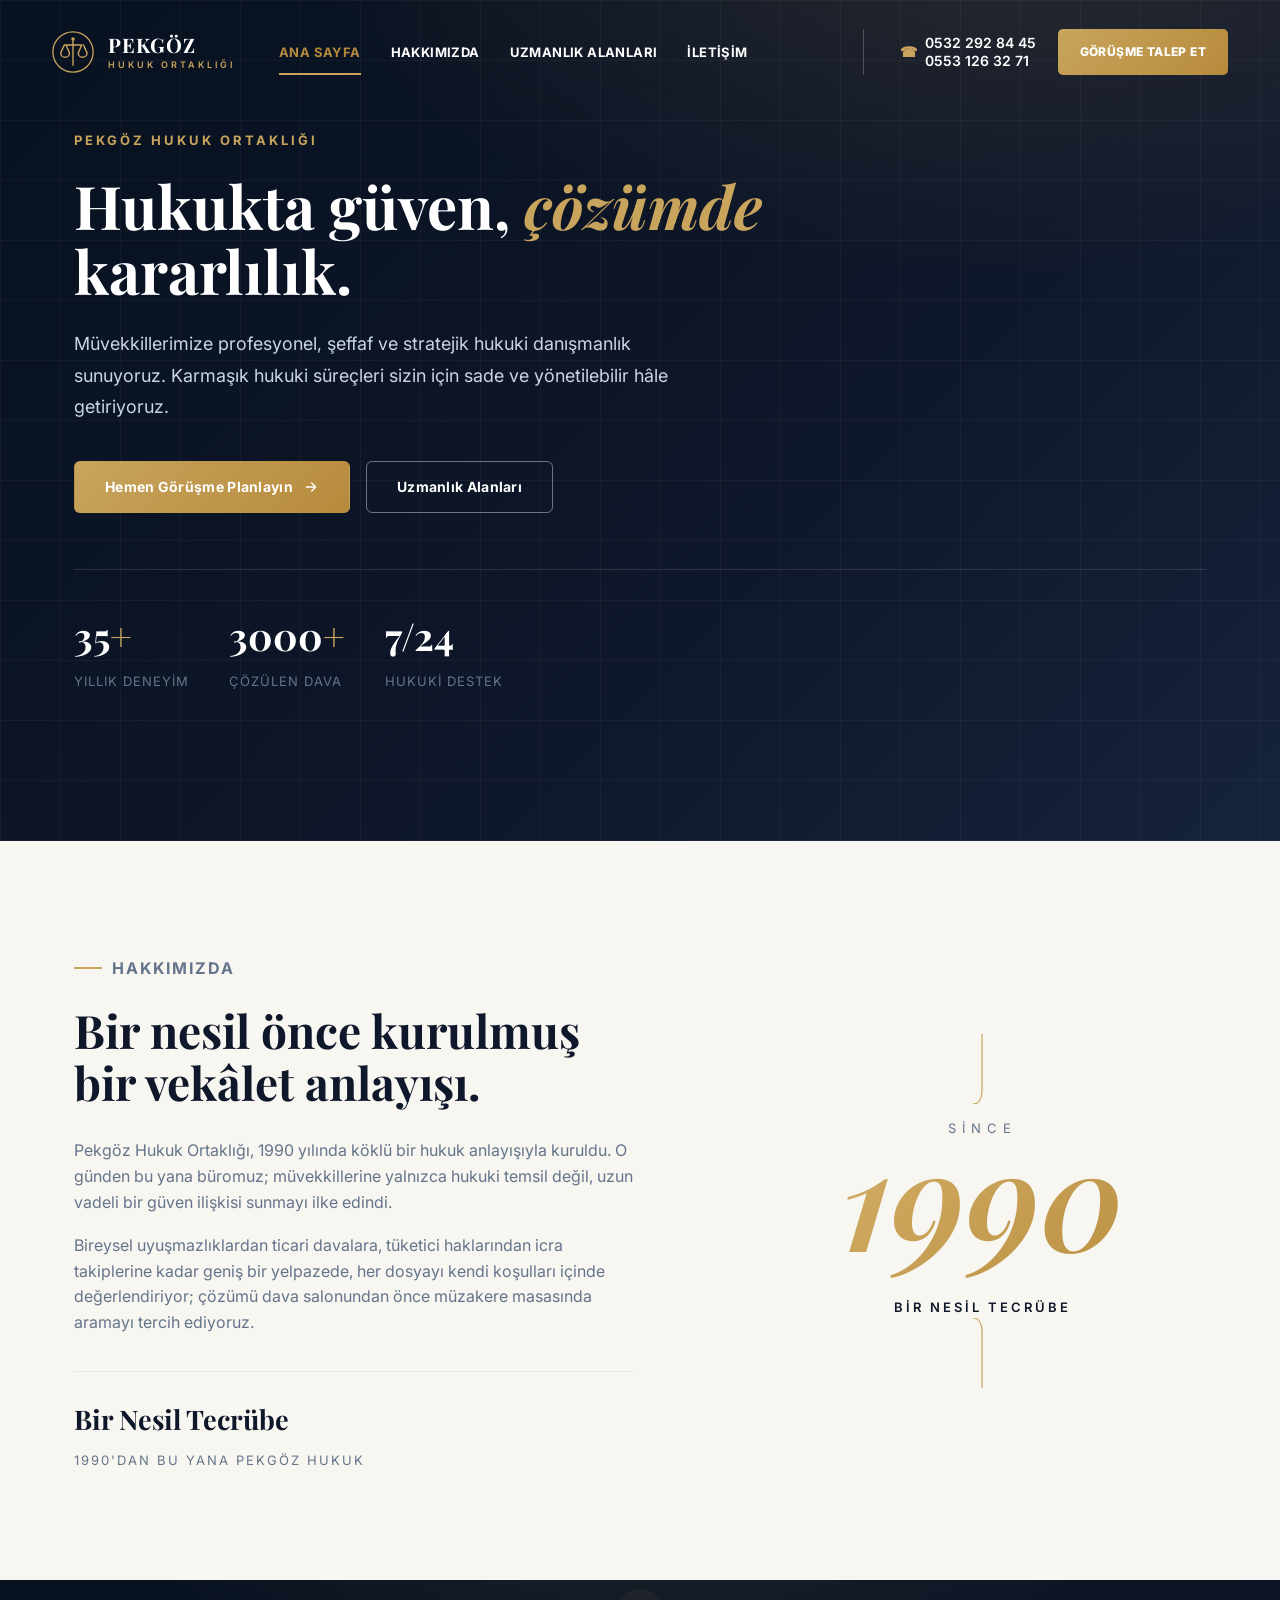
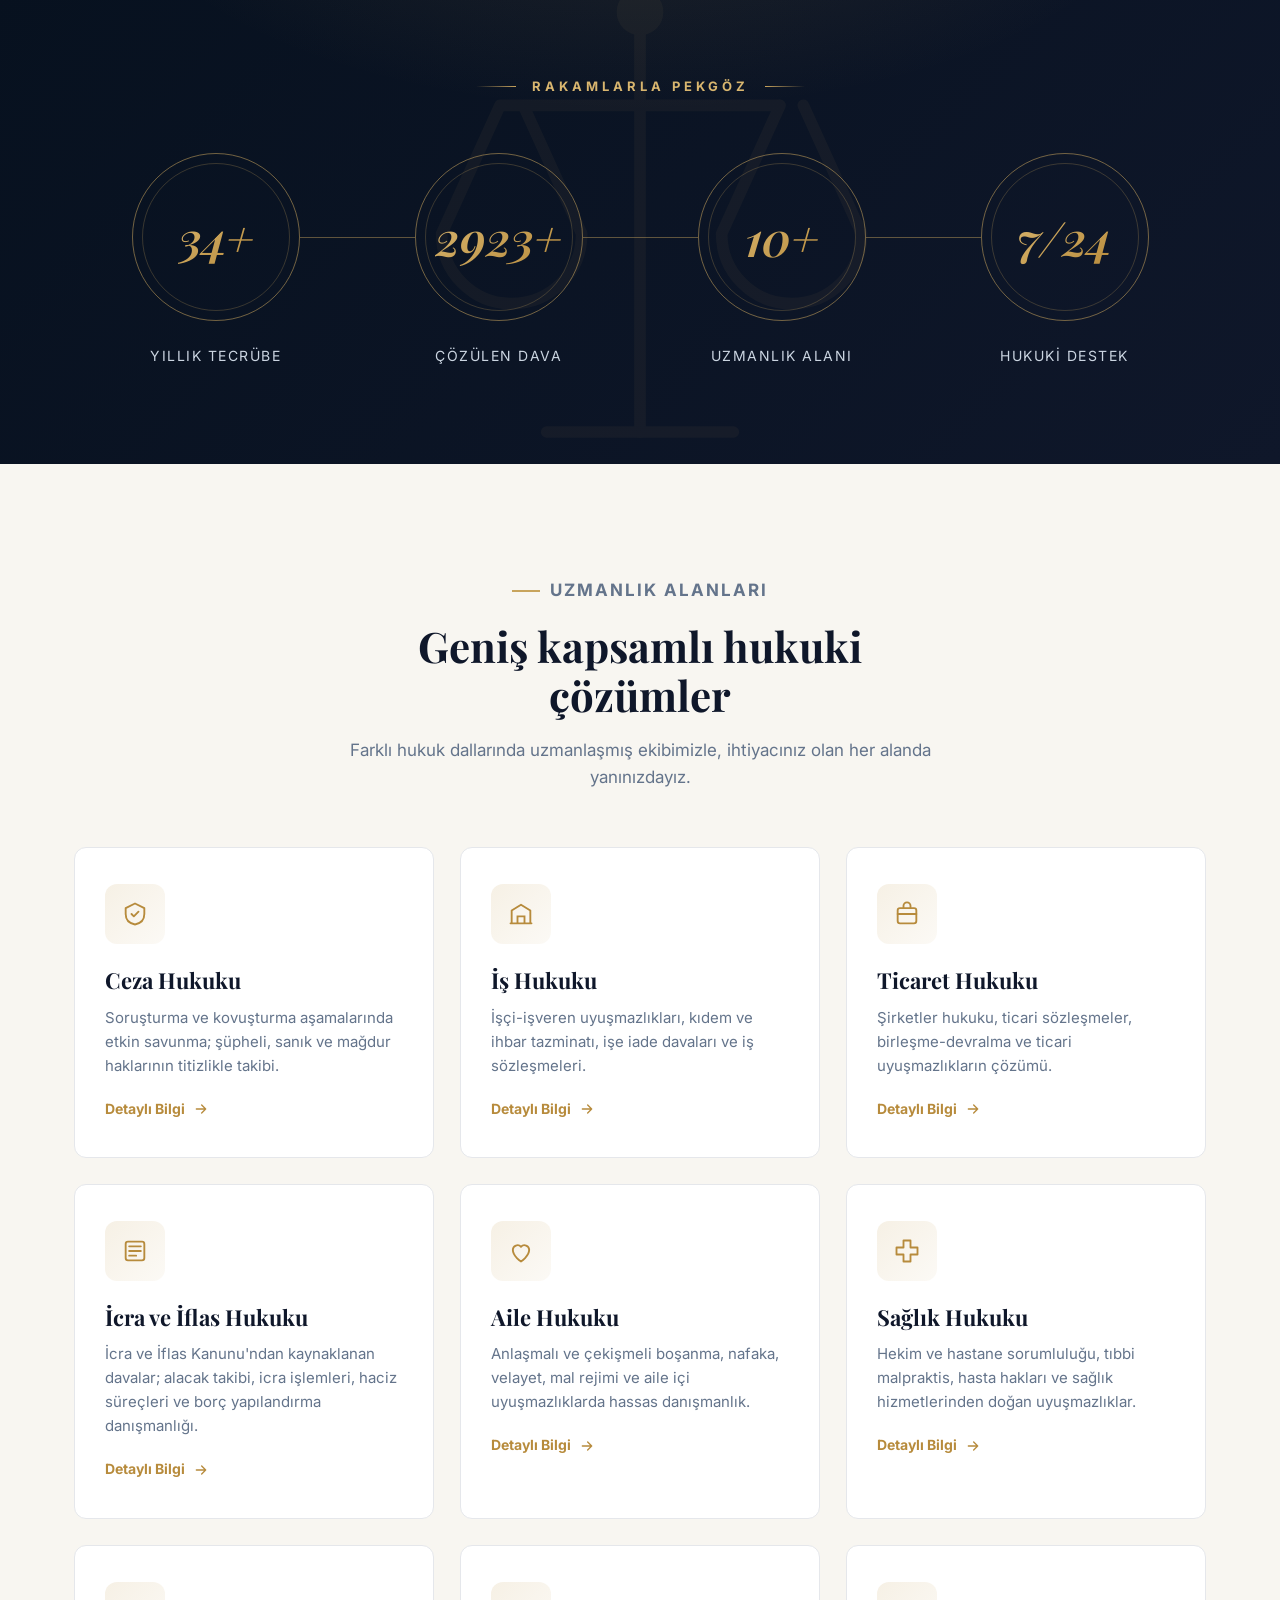
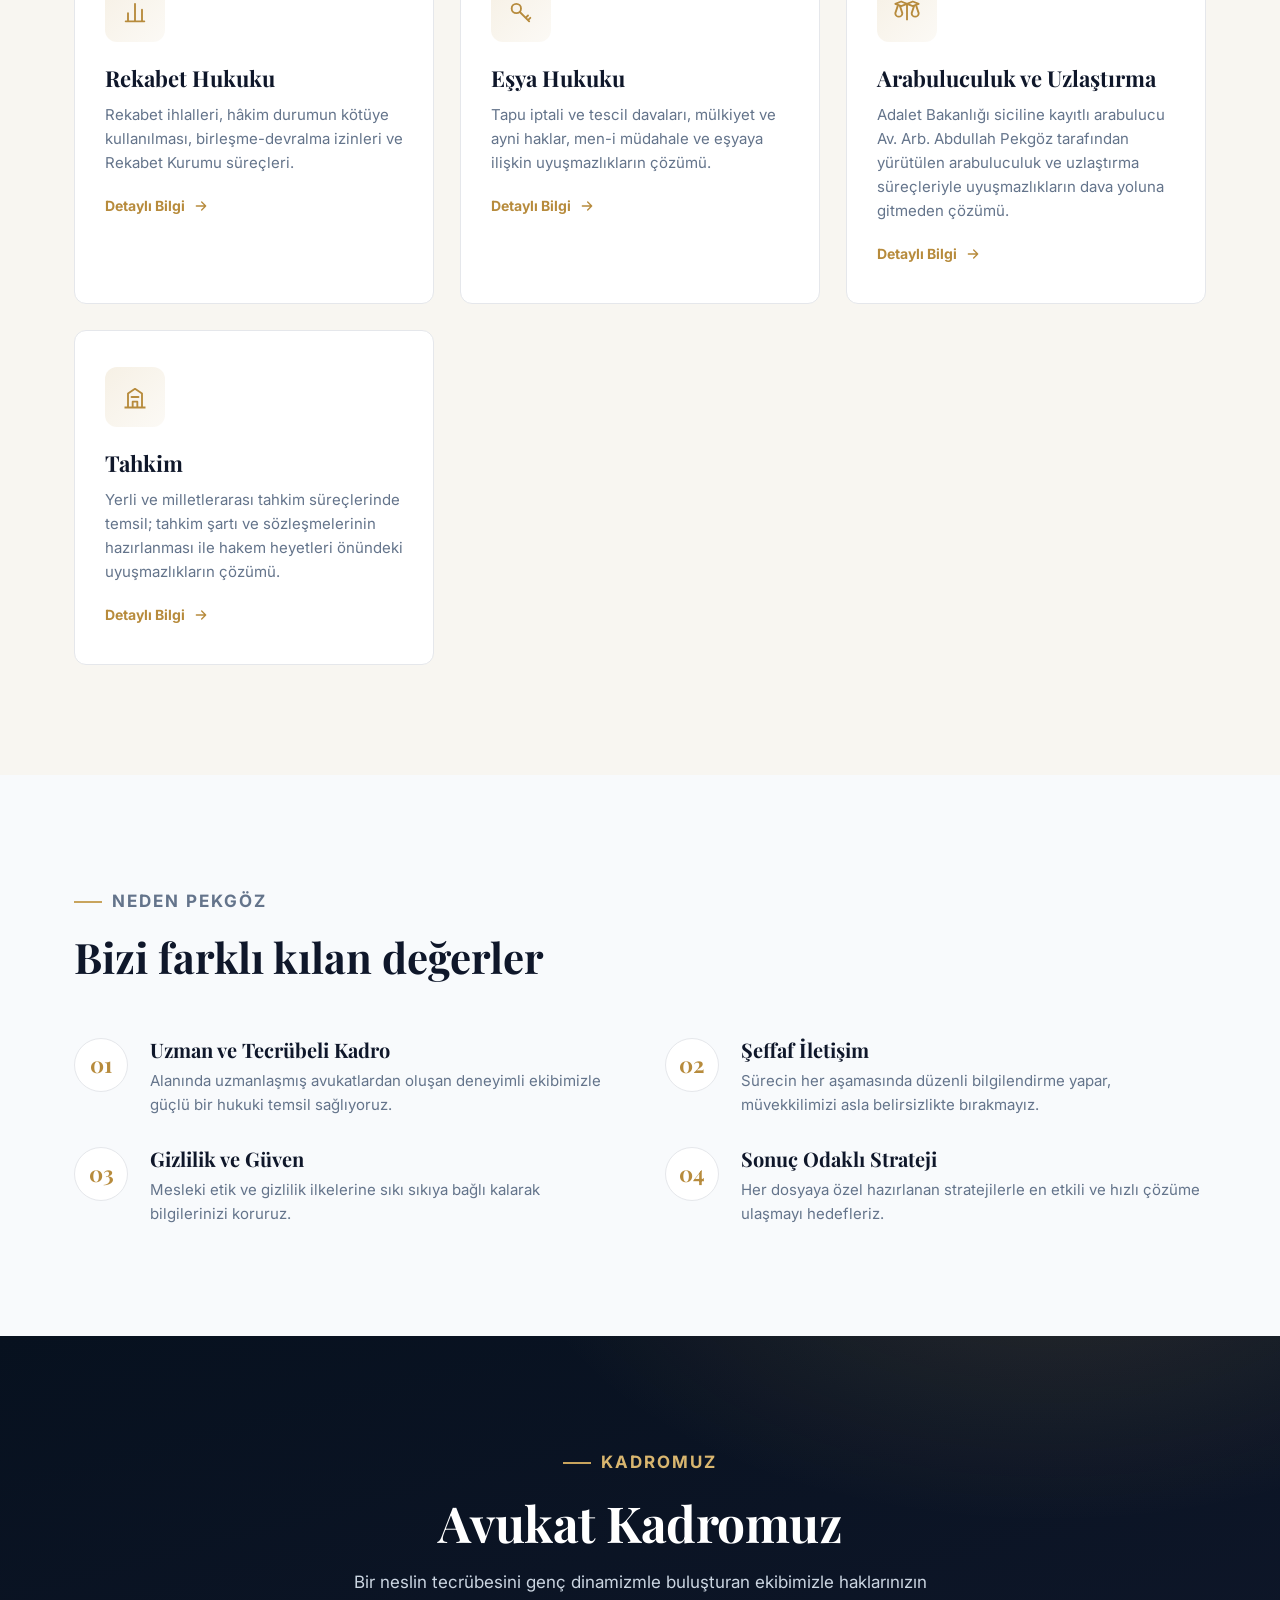
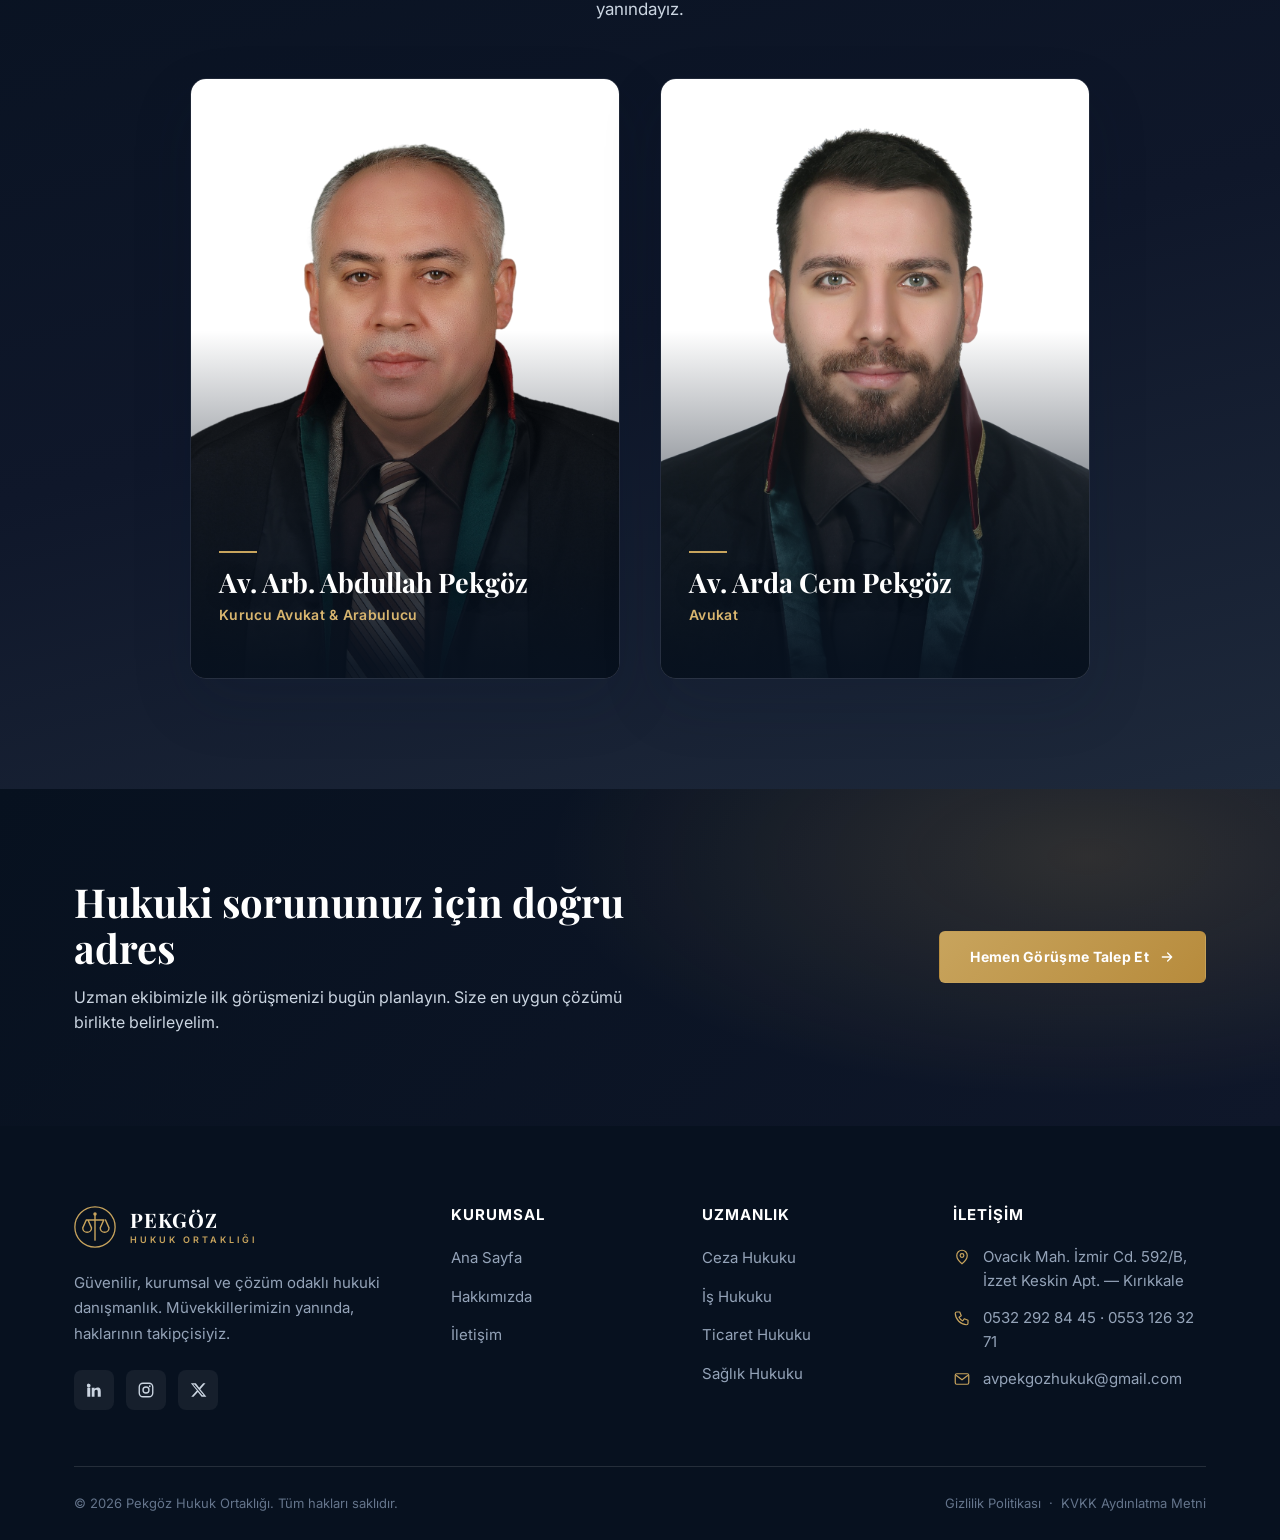
<file: index.html>
<!DOCTYPE html>
<html lang="tr">
<head>
    <meta charset="UTF-8" />
    <meta name="viewport" content="width=device-width, initial-scale=1.0" />
    <meta name="description" content="Kırıkkale’de 1990’dan beri ceza, iş, ticaret, icra, aile, sağlık, rekabet ve eşya hukuku ile arabuluculuk ve tahkim alanlarında güvenilir avukatlık ve hukuki danışmanlık hizmeti." />
    <title>Pekgöz Hukuk Ortaklığı | Kırıkkale Avukat & Hukuk Bürosu</title>

    <link rel="preconnect" href="https://fonts.googleapis.com" />
    <link rel="preconnect" href="https://fonts.gstatic.com" crossorigin />
    <link href="https://fonts.googleapis.com/css2?family=Inter:wght@400;500;600;700;800&family=Playfair+Display:ital,wght@0,500;0,600;0,700;1,600&display=swap" rel="stylesheet" />
    <link rel="icon" type="image/svg+xml" href="assets/img/favicon.svg" />
    <!-- SEO -->
    <link rel="canonical" href="https://www.pekgozhukuk.com/" />
    <meta name="robots" content="index, follow, max-image-preview:large" />
    <meta name="author" content="Pekgöz Hukuk Ortaklığı" />
    <meta name="theme-color" content="#0f172a" />
    <meta name="geo.region" content="TR-71" />
    <meta name="geo.placename" content="Kırıkkale" />
    <meta property="og:type" content="website" />
    <meta property="og:site_name" content="Pekgöz Hukuk Ortaklığı" />
    <meta property="og:locale" content="tr_TR" />
    <meta property="og:title" content="Pekgöz Hukuk Ortaklığı | Kırıkkale Avukat &amp; Hukuk Bürosu" />
    <meta property="og:description" content="Kırıkkale’de 1990’dan beri ceza, iş, ticaret, icra, aile, sağlık, rekabet ve eşya hukuku ile arabuluculuk ve tahkim alanlarında güvenilir avukatlık ve hukuki danışmanlık hizmeti." />
    <meta property="og:url" content="https://www.pekgozhukuk.com/" />
    <meta property="og:image" content="https://www.pekgozhukuk.com/assets/img/abdullah-pekgoz.jpeg" />
    <meta name="twitter:card" content="summary_large_image" />
    <meta name="twitter:title" content="Pekgöz Hukuk Ortaklığı | Kırıkkale Avukat &amp; Hukuk Bürosu" />
    <meta name="twitter:description" content="Kırıkkale’de 1990’dan beri ceza, iş, ticaret, icra, aile, sağlık, rekabet ve eşya hukuku ile arabuluculuk ve tahkim alanlarında güvenilir avukatlık ve hukuki danışmanlık hizmeti." />
    <meta name="twitter:image" content="https://www.pekgozhukuk.com/assets/img/abdullah-pekgoz.jpeg" />
    <!-- /SEO -->
    <link rel="stylesheet" href="assets/css/style.css" />
    <script type="application/ld+json">
{
  "@context": "https://schema.org",
  "@type": [
    "LegalService",
    "Attorney"
  ],
  "@id": "https://www.pekgozhukuk.com/#org",
  "name": "Pekgöz Hukuk Ortaklığı",
  "url": "https://www.pekgozhukuk.com/",
  "image": "https://www.pekgozhukuk.com/assets/img/abdullah-pekgoz.jpeg",
  "logo": "https://www.pekgozhukuk.com/assets/img/favicon.svg",
  "email": "avpekgozhukuk@gmail.com",
  "telephone": "+905322928445",
  "foundingDate": "1990",
  "priceRange": "₺₺",
  "areaServed": {
    "@type": "AdministrativeArea",
    "name": "Kırıkkale"
  },
  "address": {
    "@type": "PostalAddress",
    "streetAddress": "Ovacık Mah. İzmir Cd. 592/B, İzzet Keskin Apt.",
    "addressLocality": "Kırıkkale",
    "addressRegion": "Kırıkkale",
    "addressCountry": "TR"
  },
  "openingHoursSpecification": [
    {
      "@type": "OpeningHoursSpecification",
      "dayOfWeek": [
        "Monday",
        "Tuesday",
        "Wednesday",
        "Thursday",
        "Friday"
      ],
      "opens": "09:00",
      "closes": "18:00"
    }
  ],
  "knowsAbout": [
    "Ceza Hukuku",
    "İş Hukuku",
    "Ticaret Hukuku",
    "İcra ve İflas Hukuku",
    "Aile Hukuku",
    "Sağlık Hukuku",
    "Rekabet Hukuku",
    "Eşya Hukuku",
    "Arabuluculuk ve Uzlaştırma",
    "Tahkim"
  ]
}
    </script>
    <script type="application/ld+json">
{
  "@context": "https://schema.org",
  "@type": "WebSite",
  "name": "Pekgöz Hukuk Ortaklığı",
  "url": "https://www.pekgozhukuk.com/",
  "inLanguage": "tr-TR"
}
    </script>
</head>
<body>

<header class="site-header">
    <nav class="navbar">
        <a href="index.html" class="navbar-logo">
            <svg class="logo-mark" viewBox="0 0 48 48" fill="none" xmlns="http://www.w3.org/2000/svg">
                <circle cx="24" cy="24" r="23" stroke="#c8a45d" stroke-width="1.5"/>
                <path d="M24 9v30M14 16h20M14 16l-4 9a5 5 0 0010 0l-4-9M34 16l-4 9a5 5 0 0010 0l-4-9" stroke="#c8a45d" stroke-width="1.6" stroke-linecap="round" stroke-linejoin="round"/>
                <circle cx="24" cy="9" r="2" fill="#c8a45d"/>
            </svg>
            <span class="logo-text">
                <span class="logo-name">PEKGÖZ</span>
                <span class="logo-sub">Hukuk Ortaklığı</span>
            </span>
        </a>

        <button class="mobile-menu-btn" aria-label="Menüyü Aç">
            <span></span><span></span><span></span>
        </button>

        <div class="navbar-menu">
            <ul class="navbar-links">
                <li><a href="index.html" class="active">Ana Sayfa</a></li>
                <li><a href="hakkimizda.html">Hakkımızda</a></li>
                <li><a href="uzmanlik-alanlari.html">Uzmanlık Alanları</a></li>
                <li><a href="iletisim.html">İletişim</a></li>
            </ul>

            <div class="navbar-contact">
                <div class="phone-link"><span>☎</span><span class="phone-nums"><a href="tel:+905322928445">0532 292 84 45</a><a href="tel:+905531263271">0553 126 32 71</a></span></div>
                <a href="iletisim.html" class="appointment-btn">Görüşme Talep Et</a>
            </div>
        </div>
    </nav>
</header>

<main>
    <!-- HERO -->
    <section class="hero">
        <div class="container">
            <p class="hero-subtitle">Pekgöz Hukuk Ortaklığı</p>
            <h1>Hukukta güven, <span class="accent">çözümde</span> kararlılık.</h1>
            <p class="lead">
                Müvekkillerimize profesyonel, şeffaf ve stratejik hukuki danışmanlık sunuyoruz.
                Karmaşık hukuki süreçleri sizin için sade ve yönetilebilir hâle getiriyoruz.
            </p>
            <div class="hero-actions">
                <a href="iletisim.html" class="btn btn-gold">Hemen Görüşme Planlayın
                    <svg width="16" height="16" viewBox="0 0 24 24" fill="none"><path d="M5 12h14M13 6l6 6-6 6" stroke="currentColor" stroke-width="2" stroke-linecap="round" stroke-linejoin="round"/></svg>
                </a>
                <a href="uzmanlik-alanlari.html" class="btn btn-outline">Uzmanlık Alanları</a>
            </div>

            <div class="hero-trust">
                <div class="item"><div class="num">35<span>+</span></div><div class="label">Yıllık Deneyim</div></div>
                <div class="item"><div class="num">3000<span>+</span></div><div class="label">Çözülen Dava</div></div>
                <div class="item"><div class="num">7/24</div><div class="label">Hukuki Destek</div></div>
            </div>
        </div>
    </section>

    <!-- HAKKIMIZDA / ABOUT -->
    <section class="section about-editorial">
        <div class="container ae-grid">
            <div class="ae-text reveal">
                <p class="eyebrow">Hakkımızda</p>
                <h2>Bir nesil önce kurulmuş<br>bir vekâlet anlayışı.</h2>
                <p>
                    Pekgöz Hukuk Ortaklığı, 1990 yılında köklü bir hukuk anlayışıyla kuruldu.
                    O günden bu yana büromuz; müvekkillerine yalnızca hukuki temsil değil, uzun vadeli
                    bir güven ilişkisi sunmayı ilke edindi.
                </p>
                <p>
                    Bireysel uyuşmazlıklardan ticari davalara, tüketici haklarından icra takiplerine
                    kadar geniş bir yelpazede, her dosyayı kendi koşulları içinde değerlendiriyor;
                    çözümü dava salonundan önce müzakere masasında aramayı tercih ediyoruz.
                </p>
                <div class="ae-divider"></div>
                <div class="ae-founder">Bir Nesil Tecrübe</div>
                <div class="ae-founder-role">1990'dan bu yana Pekgöz Hukuk</div>
            </div>

            <div class="ae-year reveal">
                <svg class="ae-orn" width="24" height="70" viewBox="0 0 24 70" fill="none">
                    <path d="M12 0V56c0 9-3.5 14-9 14" stroke="currentColor" stroke-width="1.2" stroke-linecap="round"/>
                </svg>
                <span class="ae-since">Since</span>
                <div class="ae-bigyear">1990</div>
                <span class="ae-caption">Bir Nesil Tecrübe</span>
                <svg class="ae-orn bottom" width="24" height="70" viewBox="0 0 24 70" fill="none">
                    <path d="M12 0V56c0 9-3.5 14-9 14" stroke="currentColor" stroke-width="1.2" stroke-linecap="round"/>
                </svg>
            </div>
        </div>
    </section>

    <!-- STATS — Mühür Madalyonları -->
    <section class="stats-band">
        <svg class="stats-watermark" viewBox="0 0 48 48" fill="none" aria-hidden="true">
            <path d="M24 6v36M12 14h24M12 14l-5 11a6 6 0 0012 0l-5-11M36 14l-5 11a6 6 0 0012 0l-5-11" stroke="currentColor" stroke-width="1" stroke-linecap="round" stroke-linejoin="round"/>
            <circle cx="24" cy="6" r="2" fill="currentColor"/>
            <path d="M16 42h16" stroke="currentColor" stroke-width="1" stroke-linecap="round"/>
        </svg>
        <div class="container">
            <p class="stats-title">Rakamlarla Pekgöz</p>
            <div class="seal-row">
                <div class="seal-item reveal">
                    <div class="seal"><span class="num" data-to="35" data-suffix="+">0+</span></div>
                    <div class="seal-label">Yıllık Tecrübe</div>
                </div>
                <div class="seal-item reveal">
                    <div class="seal"><span class="num" data-to="3000" data-suffix="+">0+</span></div>
                    <div class="seal-label">Çözülen Dava</div>
                </div>
                <div class="seal-item reveal">
                    <div class="seal"><span class="num" data-to="10" data-suffix="+">0+</span></div>
                    <div class="seal-label">Uzmanlık Alanı</div>
                </div>
                <div class="seal-item reveal">
                    <div class="seal"><span class="num" data-to="7" data-suffix="/24">0</span></div>
                    <div class="seal-label">Hukuki Destek</div>
                </div>
            </div>
        </div>
    </section>

    <!-- UZMANLIK ALANLARI -->
    <section class="section practice">
        <div class="container">
            <div class="section-head center reveal">
                <p class="eyebrow">Uzmanlık Alanları</p>
                <h2>Geniş kapsamlı hukuki çözümler</h2>
                <p>Farklı hukuk dallarında uzmanlaşmış ekibimizle, ihtiyacınız olan her alanda yanınızdayız.</p>
            </div>
            <div class="card-grid">
                <div class="service-card reveal">
                    <div class="icon"><svg width="28" height="28" viewBox="0 0 24 24" fill="none"><path d="M12 3l8 4v5c0 4.5-3 8-8 9-5-1-8-4.5-8-9V7l8-4z" stroke="currentColor" stroke-width="1.6" stroke-linejoin="round"/><path d="M9 12l2 2 4-4" stroke="currentColor" stroke-width="1.6" stroke-linecap="round" stroke-linejoin="round"/></svg></div>
                    <h3>Ceza Hukuku</h3>
                    <p>Soruşturma ve kovuşturma aşamalarında etkin savunma; şüpheli, sanık ve mağdur haklarının titizlikle takibi.</p>
                    <a href="uzmanlik-alanlari.html#ceza" class="more">Detaylı Bilgi <svg width="16" height="16" viewBox="0 0 24 24" fill="none"><path d="M5 12h14M13 6l6 6-6 6" stroke="currentColor" stroke-width="2" stroke-linecap="round" stroke-linejoin="round"/></svg></a>
                </div>
                <div class="service-card reveal">
                    <div class="icon"><svg width="28" height="28" viewBox="0 0 24 24" fill="none"><path d="M4 20V9l8-5 8 5v11" stroke="currentColor" stroke-width="1.6" stroke-linejoin="round"/><path d="M9 20v-6h6v6M3 20h18" stroke="currentColor" stroke-width="1.6" stroke-linecap="round"/></svg></div>
                    <h3>İş Hukuku</h3>
                    <p>İşçi-işveren uyuşmazlıkları, kıdem ve ihbar tazminatı, işe iade davaları ve iş sözleşmeleri.</p>
                    <a href="uzmanlik-alanlari.html#is" class="more">Detaylı Bilgi <svg width="16" height="16" viewBox="0 0 24 24" fill="none"><path d="M5 12h14M13 6l6 6-6 6" stroke="currentColor" stroke-width="2" stroke-linecap="round" stroke-linejoin="round"/></svg></a>
                </div>
                <div class="service-card reveal">
                    <div class="icon"><svg width="28" height="28" viewBox="0 0 24 24" fill="none"><rect x="4" y="7" width="16" height="13" rx="2" stroke="currentColor" stroke-width="1.6"/><path d="M9 7V5a3 3 0 016 0v2M4 12h16" stroke="currentColor" stroke-width="1.6" stroke-linecap="round"/></svg></div>
                    <h3>Ticaret Hukuku</h3>
                    <p>Şirketler hukuku, ticari sözleşmeler, birleşme-devralma ve ticari uyuşmazlıkların çözümü.</p>
                    <a href="uzmanlik-alanlari.html#ticaret" class="more">Detaylı Bilgi <svg width="16" height="16" viewBox="0 0 24 24" fill="none"><path d="M5 12h14M13 6l6 6-6 6" stroke="currentColor" stroke-width="2" stroke-linecap="round" stroke-linejoin="round"/></svg></a>
                </div>
                <div class="service-card reveal">
                    <div class="icon"><svg width="28" height="28" viewBox="0 0 24 24" fill="none"><path d="M7 8h10M7 12h10M7 16h6" stroke="currentColor" stroke-width="1.6" stroke-linecap="round"/><rect x="4" y="4" width="16" height="16" rx="2" stroke="currentColor" stroke-width="1.6"/></svg></div>
                    <h3>İcra ve İflas Hukuku</h3>
                    <p>İcra ve İflas Kanunu'ndan kaynaklanan davalar; alacak takibi, icra işlemleri, haciz süreçleri ve borç yapılandırma danışmanlığı.</p>
                    <a href="uzmanlik-alanlari.html#icra" class="more">Detaylı Bilgi <svg width="16" height="16" viewBox="0 0 24 24" fill="none"><path d="M5 12h14M13 6l6 6-6 6" stroke="currentColor" stroke-width="2" stroke-linecap="round" stroke-linejoin="round"/></svg></a>
                </div>
                <div class="service-card reveal">
                    <div class="icon"><svg width="28" height="28" viewBox="0 0 24 24" fill="none"><path d="M12 21s-7-4.5-7-10a4 4 0 017-2.6A4 4 0 0119 11c0 5.5-7 10-7 10z" stroke="currentColor" stroke-width="1.6" stroke-linejoin="round"/></svg></div>
                    <h3>Aile Hukuku</h3>
                    <p>Anlaşmalı ve çekişmeli boşanma, nafaka, velayet, mal rejimi ve aile içi uyuşmazlıklarda hassas danışmanlık.</p>
                    <a href="uzmanlik-alanlari.html#aile" class="more">Detaylı Bilgi <svg width="16" height="16" viewBox="0 0 24 24" fill="none"><path d="M5 12h14M13 6l6 6-6 6" stroke="currentColor" stroke-width="2" stroke-linecap="round" stroke-linejoin="round"/></svg></a>
                </div>
                <div class="service-card reveal">
                    <div class="icon"><svg width="28" height="28" viewBox="0 0 24 24" fill="none"><path d="M9 3h6v6h6v6h-6v6H9v-6H3V9h6V3z" stroke="currentColor" stroke-width="1.6" stroke-linejoin="round"/></svg></div>
                    <h3>Sağlık Hukuku</h3>
                    <p>Hekim ve hastane sorumluluğu, tıbbi malpraktis, hasta hakları ve sağlık hizmetlerinden doğan uyuşmazlıklar.</p>
                    <a href="uzmanlik-alanlari.html#saglik" class="more">Detaylı Bilgi <svg width="16" height="16" viewBox="0 0 24 24" fill="none"><path d="M5 12h14M13 6l6 6-6 6" stroke="currentColor" stroke-width="2" stroke-linecap="round" stroke-linejoin="round"/></svg></a>
                </div>
                <div class="service-card reveal">
                    <div class="icon"><svg width="28" height="28" viewBox="0 0 24 24" fill="none"><path d="M4 20h16M6 20v-7M12 20V5M18 20v-10" stroke="currentColor" stroke-width="1.6" stroke-linecap="round" stroke-linejoin="round"/></svg></div>
                    <h3>Rekabet Hukuku</h3>
                    <p>Rekabet ihlalleri, hâkim durumun kötüye kullanılması, birleşme-devralma izinleri ve Rekabet Kurumu süreçleri.</p>
                    <a href="uzmanlik-alanlari.html#rekabet" class="more">Detaylı Bilgi <svg width="16" height="16" viewBox="0 0 24 24" fill="none"><path d="M5 12h14M13 6l6 6-6 6" stroke="currentColor" stroke-width="2" stroke-linecap="round" stroke-linejoin="round"/></svg></a>
                </div>
                <div class="service-card reveal">
                    <div class="icon"><svg width="28" height="28" viewBox="0 0 24 24" fill="none"><circle cx="8" cy="9" r="4" stroke="currentColor" stroke-width="1.6"/><path d="M11 12l8 8M16 17l2-2M18 19l2-2" stroke="currentColor" stroke-width="1.6" stroke-linecap="round" stroke-linejoin="round"/></svg></div>
                    <h3>Eşya Hukuku</h3>
                    <p>Tapu iptali ve tescil davaları, mülkiyet ve ayni haklar, men-i müdahale ve eşyaya ilişkin uyuşmazlıkların çözümü.</p>
                    <a href="uzmanlik-alanlari.html#esya" class="more">Detaylı Bilgi <svg width="16" height="16" viewBox="0 0 24 24" fill="none"><path d="M5 12h14M13 6l6 6-6 6" stroke="currentColor" stroke-width="2" stroke-linecap="round" stroke-linejoin="round"/></svg></a>
                </div>
                <div class="service-card reveal">
                    <div class="icon"><svg width="28" height="28" viewBox="0 0 24 24" fill="none"><path d="M12 5v14M12 5l5-2 5 2-5 2-5-2zM12 5L7 3 2 5l5 2 5-2z" stroke="currentColor" stroke-width="1.6" stroke-linejoin="round"/><path d="M4 7l-2 6a3 3 0 006 0L6 7M18 7l-2 6a3 3 0 006 0l-2-6" stroke="currentColor" stroke-width="1.6" stroke-linecap="round" stroke-linejoin="round"/></svg></div>
                    <h3>Arabuluculuk ve Uzlaştırma</h3>
                    <p>Adalet Bakanlığı siciline kayıtlı arabulucu Av. Arb. Abdullah Pekgöz tarafından yürütülen arabuluculuk ve uzlaştırma süreçleriyle uyuşmazlıkların dava yoluna gitmeden çözümü.</p>
                    <a href="uzmanlik-alanlari.html#arabuluculuk" class="more">Detaylı Bilgi <svg width="16" height="16" viewBox="0 0 24 24" fill="none"><path d="M5 12h14M13 6l6 6-6 6" stroke="currentColor" stroke-width="2" stroke-linecap="round" stroke-linejoin="round"/></svg></a>
                </div>
                <div class="service-card reveal">
                    <div class="icon"><svg width="28" height="28" viewBox="0 0 24 24" fill="none"><path d="M3 21h18M6 21V9l6-4 6 4v12M10 21v-5h4v5" stroke="currentColor" stroke-width="1.6" stroke-linejoin="round"/><path d="M9 12h6" stroke="currentColor" stroke-width="1.6" stroke-linecap="round"/></svg></div>
                    <h3>Tahkim</h3>
                    <p>Yerli ve milletlerarası tahkim süreçlerinde temsil; tahkim şartı ve sözleşmelerinin hazırlanması ile hakem heyetleri önündeki uyuşmazlıkların çözümü.</p>
                    <a href="uzmanlik-alanlari.html#tahkim" class="more">Detaylı Bilgi <svg width="16" height="16" viewBox="0 0 24 24" fill="none"><path d="M5 12h14M13 6l6 6-6 6" stroke="currentColor" stroke-width="2" stroke-linecap="round" stroke-linejoin="round"/></svg></a>
                </div>
            </div>
        </div>
    </section>

    <!-- NEDEN BİZ -->
    <section class="section">
        <div class="container">
            <div class="section-head reveal">
                <p class="eyebrow">Neden Pekgöz</p>
                <h2>Bizi farklı kılan değerler</h2>
            </div>
            <div class="features-grid">
                <div class="feature reveal">
                    <div class="num">01</div>
                    <div><h3>Uzman ve Tecrübeli Kadro</h3><p>Alanında uzmanlaşmış avukatlardan oluşan deneyimli ekibimizle güçlü bir hukuki temsil sağlıyoruz.</p></div>
                </div>
                <div class="feature reveal">
                    <div class="num">02</div>
                    <div><h3>Şeffaf İletişim</h3><p>Sürecin her aşamasında düzenli bilgilendirme yapar, müvekkilimizi asla belirsizlikte bırakmayız.</p></div>
                </div>
                <div class="feature reveal">
                    <div class="num">03</div>
                    <div><h3>Gizlilik ve Güven</h3><p>Mesleki etik ve gizlilik ilkelerine sıkı sıkıya bağlı kalarak bilgilerinizi koruruz.</p></div>
                </div>
                <div class="feature reveal">
                    <div class="num">04</div>
                    <div><h3>Sonuç Odaklı Strateji</h3><p>Her dosyaya özel hazırlanan stratejilerle en etkili ve hızlı çözüme ulaşmayı hedefleriz.</p></div>
                </div>
            </div>
        </div>
    </section>

    <!-- KADRO -->
    <section class="section founders">
        <div class="container">
            <div class="section-head center reveal">
                <p class="eyebrow">Kadromuz</p>
                <h2>Avukat Kadromuz</h2>
                <p>Bir neslin tecrübesini genç dinamizmle buluşturan ekibimizle haklarınızın yanındayız.</p>
            </div>
            <div class="founders-grid">
                <a class="founder-card reveal" href="av-abdullah-pekgoz.html">
                    <div class="founder-img"><img src="assets/img/abdullah-pekgoz.jpeg" alt="Av. Arb. Abdullah Pekgöz" width="1143" height="1600" loading="lazy" /></div>
                    <div class="founder-meta">
                        <span class="fk-line"></span>
                        <h3>Av. Arb. Abdullah Pekgöz</h3>
                        <div class="role">Kurucu Avukat &amp; Arabulucu</div>
                        <span class="fk-link">Biyografiyi Gör <svg width="16" height="16" viewBox="0 0 24 24" fill="none"><path d="M5 12h14M13 6l6 6-6 6" stroke="currentColor" stroke-width="2" stroke-linecap="round" stroke-linejoin="round"/></svg></span>
                    </div>
                </a>
                <a class="founder-card reveal" href="av-arda-cem-pekgoz.html">
                    <div class="founder-img"><img src="assets/img/arda-cem-pekgoz.jpeg" alt="Av. Arda Cem Pekgöz" width="1143" height="1600" loading="lazy" /></div>
                    <div class="founder-meta">
                        <span class="fk-line"></span>
                        <h3>Av. Arda Cem Pekgöz</h3>
                        <div class="role">Avukat</div>
                        <span class="fk-link">Biyografiyi Gör <svg width="16" height="16" viewBox="0 0 24 24" fill="none"><path d="M5 12h14M13 6l6 6-6 6" stroke="currentColor" stroke-width="2" stroke-linecap="round" stroke-linejoin="round"/></svg></span>
                    </div>
                </a>
            </div>
        </div>
    </section>

    <!-- CTA -->
    <section class="cta">
        <div class="container cta-inner">
            <div class="reveal">
                <h2>Hukuki sorununuz için doğru adres</h2>
                <p>Uzman ekibimizle ilk görüşmenizi bugün planlayın. Size en uygun çözümü birlikte belirleyelim.</p>
            </div>
            <a href="iletisim.html" class="btn btn-gold reveal">Hemen Görüşme Talep Et
                <svg width="16" height="16" viewBox="0 0 24 24" fill="none"><path d="M5 12h14M13 6l6 6-6 6" stroke="currentColor" stroke-width="2" stroke-linecap="round" stroke-linejoin="round"/></svg>
            </a>
        </div>
    </section>
</main>

<!-- FOOTER -->
<footer class="site-footer">
    <div class="container">
        <div class="footer-grid">
            <div class="footer-brand">
                <a href="index.html" class="navbar-logo">
                    <svg class="logo-mark" viewBox="0 0 48 48" fill="none">
                        <circle cx="24" cy="24" r="23" stroke="#c8a45d" stroke-width="1.5"/>
                        <path d="M24 9v30M14 16h20M14 16l-4 9a5 5 0 0010 0l-4-9M34 16l-4 9a5 5 0 0010 0l-4-9" stroke="#c8a45d" stroke-width="1.6" stroke-linecap="round" stroke-linejoin="round"/>
                        <circle cx="24" cy="9" r="2" fill="#c8a45d"/>
                    </svg>
                    <span class="logo-text">
                        <span class="logo-name">PEKGÖZ</span>
                        <span class="logo-sub">Hukuk Ortaklığı</span>
                    </span>
                </a>
                <p>Güvenilir, kurumsal ve çözüm odaklı hukuki danışmanlık. Müvekkillerimizin yanında, haklarının takipçisiyiz.</p>
                <div class="footer-social">
                    <a href="#" aria-label="LinkedIn"><svg width="18" height="18" viewBox="0 0 24 24" fill="currentColor"><path d="M4.98 3.5a2.5 2.5 0 11-.02 5 2.5 2.5 0 01.02-5zM3 9h4v12H3zM9 9h3.8v1.7h.05c.53-1 1.83-2.05 3.77-2.05C20.5 8.65 21 11.1 21 14.2V21h-4v-6c0-1.43-.03-3.27-2-3.27-2 0-2.3 1.56-2.3 3.17V21H9z"/></svg></a>
                    <a href="#" aria-label="Instagram"><svg width="18" height="18" viewBox="0 0 24 24" fill="none"><rect x="3" y="3" width="18" height="18" rx="5" stroke="currentColor" stroke-width="1.8"/><circle cx="12" cy="12" r="4" stroke="currentColor" stroke-width="1.8"/><circle cx="17" cy="7" r="1.2" fill="currentColor"/></svg></a>
                    <a href="#" aria-label="Twitter"><svg width="18" height="18" viewBox="0 0 24 24" fill="currentColor"><path d="M18.9 3H22l-7 8 8.2 10h-6.4l-5-6.2L6 21H3l7.5-8.5L2.5 3h6.6l4.5 5.9L18.9 3zm-1.1 16h1.7L7.3 4.8H5.5L17.8 19z"/></svg></a>
                </div>
            </div>

            <div class="footer-col">
                <h4>Kurumsal</h4>
                <ul>
                    <li><a href="index.html">Ana Sayfa</a></li>
                    <li><a href="hakkimizda.html">Hakkımızda</a></li>
                    <li><a href="iletisim.html">İletişim</a></li>
                </ul>
            </div>

            <div class="footer-col">
                <h4>Uzmanlık</h4>
                <ul>
                    <li><a href="uzmanlik-alanlari.html">Ceza Hukuku</a></li>
                    <li><a href="uzmanlik-alanlari.html">İş Hukuku</a></li>
                    <li><a href="uzmanlik-alanlari.html">Ticaret Hukuku</a></li>
                    <li><a href="uzmanlik-alanlari.html">Sağlık Hukuku</a></li>
                </ul>
            </div>

            <div class="footer-col">
                <h4>İletişim</h4>
                <ul class="footer-contact">
                    <li><svg width="18" height="18" viewBox="0 0 24 24" fill="none"><path d="M12 21s-7-5.5-7-11a7 7 0 1114 0c0 5.5-7 11-7 11z" stroke="currentColor" stroke-width="1.6"/><circle cx="12" cy="10" r="2.5" stroke="currentColor" stroke-width="1.6"/></svg> Ovacık Mah. İzmir Cd. 592/B, İzzet Keskin Apt. — Kırıkkale</li>
                    <li><svg width="18" height="18" viewBox="0 0 24 24" fill="none"><path d="M5 4h4l2 5-3 2a12 12 0 005 5l2-3 5 2v4a2 2 0 01-2 2A16 16 0 013 6a2 2 0 012-2z" stroke="currentColor" stroke-width="1.6" stroke-linejoin="round"/></svg> 0532 292 84 45 · 0553 126 32 71</li>
                    <li><svg width="18" height="18" viewBox="0 0 24 24" fill="none"><rect x="3" y="5" width="18" height="14" rx="2" stroke="currentColor" stroke-width="1.6"/><path d="M4 7l8 6 8-6" stroke="currentColor" stroke-width="1.6"/></svg> avpekgozhukuk@gmail.com</li>
                </ul>
            </div>
        </div>
        <div class="footer-bottom">
            <span>© <span id="year">2026</span> Pekgöz Hukuk Ortaklığı. Tüm hakları saklıdır.</span>
            <span><a href="#">Gizlilik Politikası</a> &nbsp;·&nbsp; <a href="#">KVKK Aydınlatma Metni</a></span>
        </div>
    </div>
</footer>

<script src="assets/js/main.js"></script>
</body>
</html>
</file>
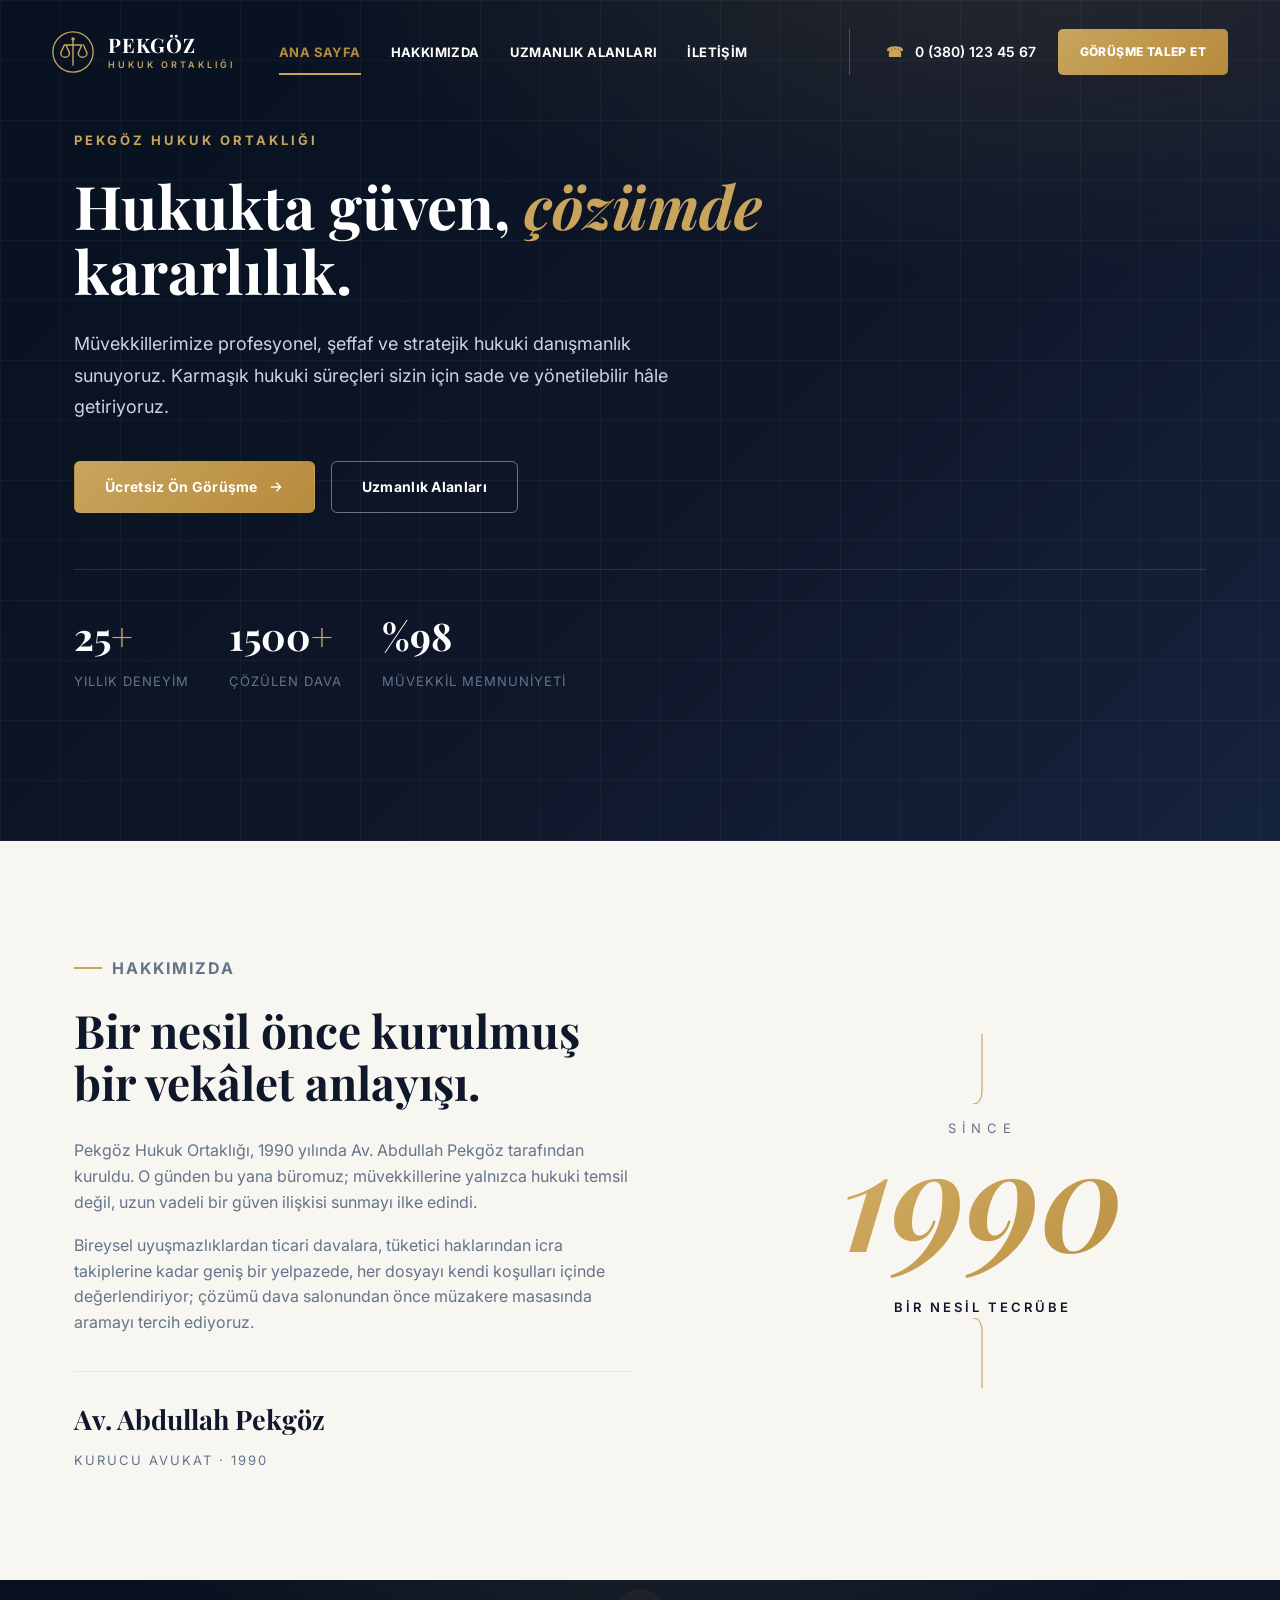
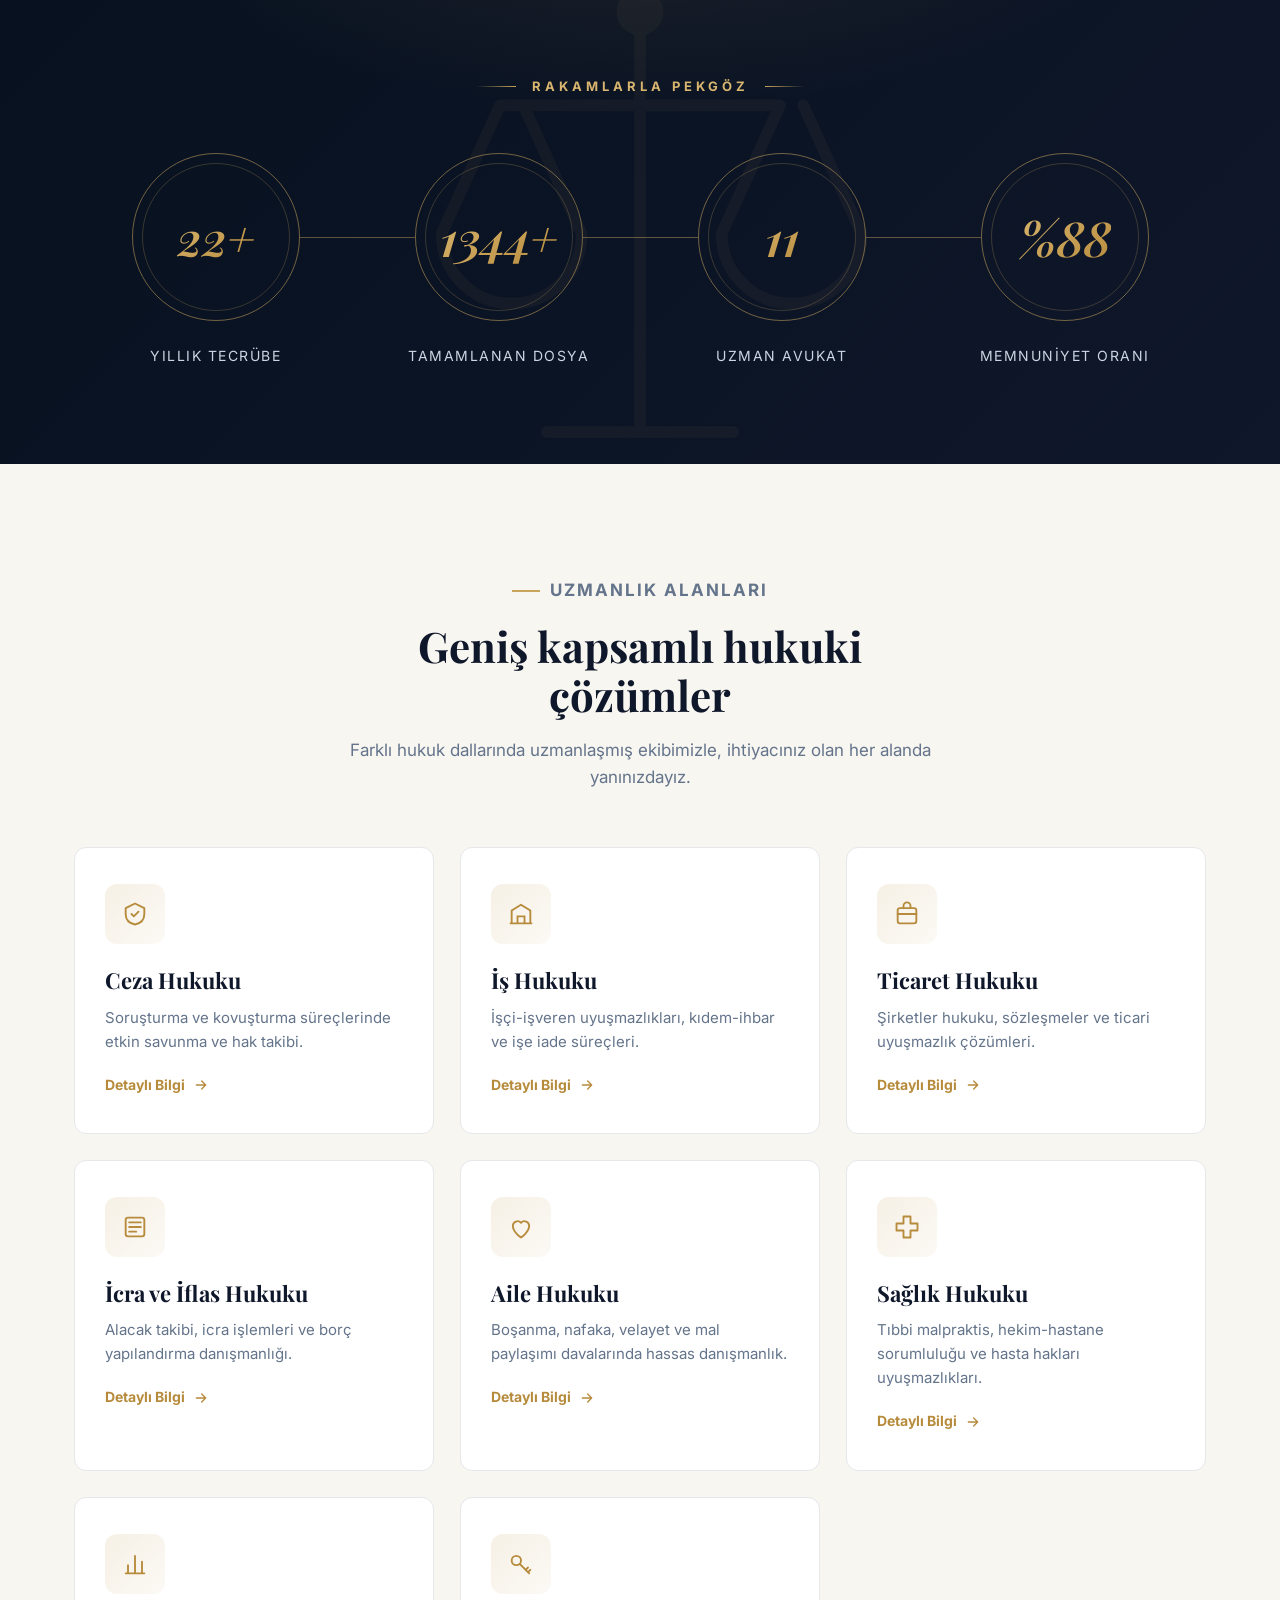
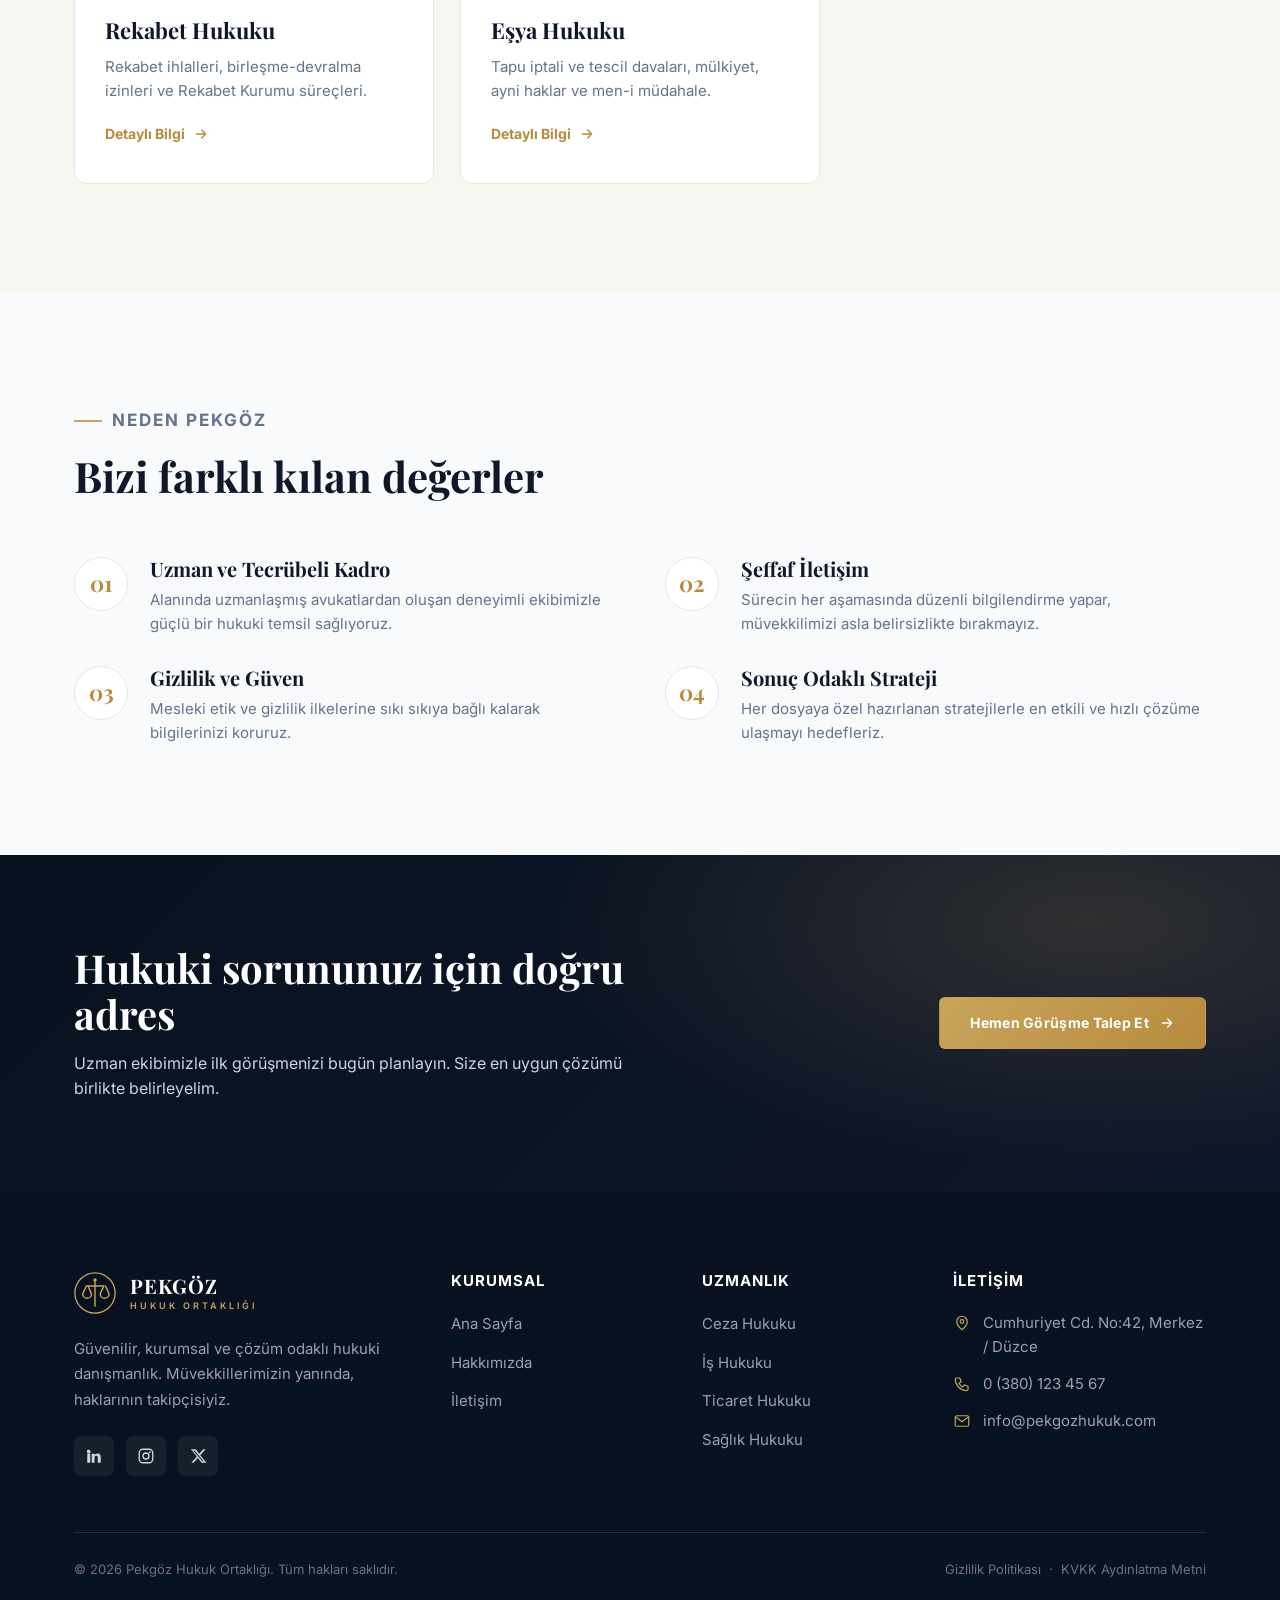
<file: pekgoz-hukuk/index.html>
<!DOCTYPE html>
<html lang="tr">
<head>
    <meta charset="UTF-8" />
    <meta name="viewport" content="width=device-width, initial-scale=1.0" />
    <meta name="description" content="Pekgöz Hukuk Ortaklığı — güvenilir, kurumsal ve çözüm odaklı hukuki danışmanlık ve avukatlık hizmetleri." />
    <title>Pekgöz Hukuk Ortaklığı | Kurumsal Hukuki Danışmanlık</title>

    <link rel="preconnect" href="https://fonts.googleapis.com" />
    <link rel="preconnect" href="https://fonts.gstatic.com" crossorigin />
    <link href="https://fonts.googleapis.com/css2?family=Inter:wght@400;500;600;700;800&family=Playfair+Display:ital,wght@0,500;0,600;0,700;1,600&display=swap" rel="stylesheet" />
    <link rel="stylesheet" href="assets/css/style.css" />
</head>
<body>

<header class="site-header">
    <nav class="navbar">
        <a href="index.html" class="navbar-logo">
            <svg class="logo-mark" viewBox="0 0 48 48" fill="none" xmlns="http://www.w3.org/2000/svg">
                <circle cx="24" cy="24" r="23" stroke="#c8a45d" stroke-width="1.5"/>
                <path d="M24 9v30M14 16h20M14 16l-4 9a5 5 0 0010 0l-4-9M34 16l-4 9a5 5 0 0010 0l-4-9" stroke="#c8a45d" stroke-width="1.6" stroke-linecap="round" stroke-linejoin="round"/>
                <circle cx="24" cy="9" r="2" fill="#c8a45d"/>
            </svg>
            <span class="logo-text">
                <span class="logo-name">PEKGÖZ</span>
                <span class="logo-sub">Hukuk Ortaklığı</span>
            </span>
        </a>

        <button class="mobile-menu-btn" aria-label="Menüyü Aç">
            <span></span><span></span><span></span>
        </button>

        <div class="navbar-menu">
            <ul class="navbar-links">
                <li><a href="index.html" class="active">Ana Sayfa</a></li>
                <li><a href="hakkimizda.html">Hakkımızda</a></li>
                <li><a href="uzmanlik-alanlari.html">Uzmanlık Alanları</a></li>
                <li><a href="iletisim.html">İletişim</a></li>
            </ul>

            <div class="navbar-contact">
                <a href="tel:+903801234567" class="phone-link">
                    <span>☎</span> 0 (380) 123 45 67
                </a>
                <a href="iletisim.html" class="appointment-btn">Görüşme Talep Et</a>
            </div>
        </div>
    </nav>
</header>

<main>
    <!-- HERO -->
    <section class="hero">
        <div class="container">
            <p class="hero-subtitle">Pekgöz Hukuk Ortaklığı</p>
            <h1>Hukukta güven, <span class="accent">çözümde</span> kararlılık.</h1>
            <p class="lead">
                Müvekkillerimize profesyonel, şeffaf ve stratejik hukuki danışmanlık sunuyoruz.
                Karmaşık hukuki süreçleri sizin için sade ve yönetilebilir hâle getiriyoruz.
            </p>
            <div class="hero-actions">
                <a href="iletisim.html" class="btn btn-gold">Ücretsiz Ön Görüşme
                    <svg width="16" height="16" viewBox="0 0 24 24" fill="none"><path d="M5 12h14M13 6l6 6-6 6" stroke="currentColor" stroke-width="2" stroke-linecap="round" stroke-linejoin="round"/></svg>
                </a>
                <a href="uzmanlik-alanlari.html" class="btn btn-outline">Uzmanlık Alanları</a>
            </div>

            <div class="hero-trust">
                <div class="item"><div class="num">25<span>+</span></div><div class="label">Yıllık Deneyim</div></div>
                <div class="item"><div class="num">1500<span>+</span></div><div class="label">Çözülen Dava</div></div>
                <div class="item"><div class="num">%98</div><div class="label">Müvekkil Memnuniyeti</div></div>
            </div>
        </div>
    </section>

    <!-- HAKKIMIZDA / ABOUT -->
    <section class="section about-editorial">
        <div class="container ae-grid">
            <div class="ae-text reveal">
                <p class="eyebrow">Hakkımızda</p>
                <h2>Bir nesil önce kurulmuş<br>bir vekâlet anlayışı.</h2>
                <p>
                    Pekgöz Hukuk Ortaklığı, 1990 yılında Av. Abdullah Pekgöz tarafından kuruldu.
                    O günden bu yana büromuz; müvekkillerine yalnızca hukuki temsil değil, uzun vadeli
                    bir güven ilişkisi sunmayı ilke edindi.
                </p>
                <p>
                    Bireysel uyuşmazlıklardan ticari davalara, tüketici haklarından icra takiplerine
                    kadar geniş bir yelpazede, her dosyayı kendi koşulları içinde değerlendiriyor;
                    çözümü dava salonundan önce müzakere masasında aramayı tercih ediyoruz.
                </p>
                <div class="ae-divider"></div>
                <div class="ae-founder">Av. Abdullah Pekgöz</div>
                <div class="ae-founder-role">Kurucu Avukat · 1990</div>
            </div>

            <div class="ae-year reveal">
                <svg class="ae-orn" width="24" height="70" viewBox="0 0 24 70" fill="none">
                    <path d="M12 0V56c0 9-3.5 14-9 14" stroke="currentColor" stroke-width="1.2" stroke-linecap="round"/>
                </svg>
                <span class="ae-since">Since</span>
                <div class="ae-bigyear">1990</div>
                <span class="ae-caption">Bir Nesil Tecrübe</span>
                <svg class="ae-orn bottom" width="24" height="70" viewBox="0 0 24 70" fill="none">
                    <path d="M12 0V56c0 9-3.5 14-9 14" stroke="currentColor" stroke-width="1.2" stroke-linecap="round"/>
                </svg>
            </div>
        </div>
    </section>

    <!-- STATS — Mühür Madalyonları -->
    <section class="stats-band">
        <svg class="stats-watermark" viewBox="0 0 48 48" fill="none" aria-hidden="true">
            <path d="M24 6v36M12 14h24M12 14l-5 11a6 6 0 0012 0l-5-11M36 14l-5 11a6 6 0 0012 0l-5-11" stroke="currentColor" stroke-width="1" stroke-linecap="round" stroke-linejoin="round"/>
            <circle cx="24" cy="6" r="2" fill="currentColor"/>
            <path d="M16 42h16" stroke="currentColor" stroke-width="1" stroke-linecap="round"/>
        </svg>
        <div class="container">
            <p class="stats-title">Rakamlarla Pekgöz</p>
            <div class="seal-row">
                <div class="seal-item reveal">
                    <div class="seal"><span class="num" data-to="25" data-suffix="+">0+</span></div>
                    <div class="seal-label">Yıllık Tecrübe</div>
                </div>
                <div class="seal-item reveal">
                    <div class="seal"><span class="num" data-to="1500" data-suffix="+">0+</span></div>
                    <div class="seal-label">Tamamlanan Dosya</div>
                </div>
                <div class="seal-item reveal">
                    <div class="seal"><span class="num" data-to="12">0</span></div>
                    <div class="seal-label">Uzman Avukat</div>
                </div>
                <div class="seal-item reveal">
                    <div class="seal"><span class="num" data-to="98" data-prefix="%">%0</span></div>
                    <div class="seal-label">Memnuniyet Oranı</div>
                </div>
            </div>
        </div>
    </section>

    <!-- UZMANLIK ALANLARI -->
    <section class="section practice">
        <div class="container">
            <div class="section-head center reveal">
                <p class="eyebrow">Uzmanlık Alanları</p>
                <h2>Geniş kapsamlı hukuki çözümler</h2>
                <p>Farklı hukuk dallarında uzmanlaşmış ekibimizle, ihtiyacınız olan her alanda yanınızdayız.</p>
            </div>
            <div class="card-grid">
                <div class="service-card reveal">
                    <div class="icon"><svg width="28" height="28" viewBox="0 0 24 24" fill="none"><path d="M12 3l8 4v5c0 4.5-3 8-8 9-5-1-8-4.5-8-9V7l8-4z" stroke="currentColor" stroke-width="1.6" stroke-linejoin="round"/><path d="M9 12l2 2 4-4" stroke="currentColor" stroke-width="1.6" stroke-linecap="round" stroke-linejoin="round"/></svg></div>
                    <h3>Ceza Hukuku</h3>
                    <p>Soruşturma ve kovuşturma süreçlerinde etkin savunma ve hak takibi.</p>
                    <a href="uzmanlik-alanlari.html" class="more">Detaylı Bilgi <svg width="16" height="16" viewBox="0 0 24 24" fill="none"><path d="M5 12h14M13 6l6 6-6 6" stroke="currentColor" stroke-width="2" stroke-linecap="round" stroke-linejoin="round"/></svg></a>
                </div>
                <div class="service-card reveal">
                    <div class="icon"><svg width="28" height="28" viewBox="0 0 24 24" fill="none"><path d="M4 20V9l8-5 8 5v11" stroke="currentColor" stroke-width="1.6" stroke-linejoin="round"/><path d="M9 20v-6h6v6M3 20h18" stroke="currentColor" stroke-width="1.6" stroke-linecap="round"/></svg></div>
                    <h3>İş Hukuku</h3>
                    <p>İşçi-işveren uyuşmazlıkları, kıdem-ihbar ve işe iade süreçleri.</p>
                    <a href="uzmanlik-alanlari.html" class="more">Detaylı Bilgi <svg width="16" height="16" viewBox="0 0 24 24" fill="none"><path d="M5 12h14M13 6l6 6-6 6" stroke="currentColor" stroke-width="2" stroke-linecap="round" stroke-linejoin="round"/></svg></a>
                </div>
                <div class="service-card reveal">
                    <div class="icon"><svg width="28" height="28" viewBox="0 0 24 24" fill="none"><rect x="4" y="7" width="16" height="13" rx="2" stroke="currentColor" stroke-width="1.6"/><path d="M9 7V5a3 3 0 016 0v2M4 12h16" stroke="currentColor" stroke-width="1.6" stroke-linecap="round"/></svg></div>
                    <h3>Ticaret Hukuku</h3>
                    <p>Şirketler hukuku, sözleşmeler ve ticari uyuşmazlık çözümleri.</p>
                    <a href="uzmanlik-alanlari.html" class="more">Detaylı Bilgi <svg width="16" height="16" viewBox="0 0 24 24" fill="none"><path d="M5 12h14M13 6l6 6-6 6" stroke="currentColor" stroke-width="2" stroke-linecap="round" stroke-linejoin="round"/></svg></a>
                </div>
                <div class="service-card reveal">
                    <div class="icon"><svg width="28" height="28" viewBox="0 0 24 24" fill="none"><path d="M7 8h10M7 12h10M7 16h6" stroke="currentColor" stroke-width="1.6" stroke-linecap="round"/><rect x="4" y="4" width="16" height="16" rx="2" stroke="currentColor" stroke-width="1.6"/></svg></div>
                    <h3>İcra ve İflas Hukuku</h3>
                    <p>Alacak takibi, icra işlemleri ve borç yapılandırma danışmanlığı.</p>
                    <a href="uzmanlik-alanlari.html" class="more">Detaylı Bilgi <svg width="16" height="16" viewBox="0 0 24 24" fill="none"><path d="M5 12h14M13 6l6 6-6 6" stroke="currentColor" stroke-width="2" stroke-linecap="round" stroke-linejoin="round"/></svg></a>
                </div>
                <div class="service-card reveal">
                    <div class="icon"><svg width="28" height="28" viewBox="0 0 24 24" fill="none"><path d="M12 21s-7-4.5-7-10a4 4 0 017-2.6A4 4 0 0119 11c0 5.5-7 10-7 10z" stroke="currentColor" stroke-width="1.6" stroke-linejoin="round"/></svg></div>
                    <h3>Aile Hukuku</h3>
                    <p>Boşanma, nafaka, velayet ve mal paylaşımı davalarında hassas danışmanlık.</p>
                    <a href="uzmanlik-alanlari.html" class="more">Detaylı Bilgi <svg width="16" height="16" viewBox="0 0 24 24" fill="none"><path d="M5 12h14M13 6l6 6-6 6" stroke="currentColor" stroke-width="2" stroke-linecap="round" stroke-linejoin="round"/></svg></a>
                </div>
                <div class="service-card reveal">
                    <div class="icon"><svg width="28" height="28" viewBox="0 0 24 24" fill="none"><path d="M9 3h6v6h6v6h-6v6H9v-6H3V9h6V3z" stroke="currentColor" stroke-width="1.6" stroke-linejoin="round"/></svg></div>
                    <h3>Sağlık Hukuku</h3>
                    <p>Tıbbi malpraktis, hekim-hastane sorumluluğu ve hasta hakları uyuşmazlıkları.</p>
                    <a href="uzmanlik-alanlari.html" class="more">Detaylı Bilgi <svg width="16" height="16" viewBox="0 0 24 24" fill="none"><path d="M5 12h14M13 6l6 6-6 6" stroke="currentColor" stroke-width="2" stroke-linecap="round" stroke-linejoin="round"/></svg></a>
                </div>
                <div class="service-card reveal">
                    <div class="icon"><svg width="28" height="28" viewBox="0 0 24 24" fill="none"><path d="M4 20h16M6 20v-7M12 20V5M18 20v-10" stroke="currentColor" stroke-width="1.6" stroke-linecap="round" stroke-linejoin="round"/></svg></div>
                    <h3>Rekabet Hukuku</h3>
                    <p>Rekabet ihlalleri, birleşme-devralma izinleri ve Rekabet Kurumu süreçleri.</p>
                    <a href="uzmanlik-alanlari.html" class="more">Detaylı Bilgi <svg width="16" height="16" viewBox="0 0 24 24" fill="none"><path d="M5 12h14M13 6l6 6-6 6" stroke="currentColor" stroke-width="2" stroke-linecap="round" stroke-linejoin="round"/></svg></a>
                </div>
                <div class="service-card reveal">
                    <div class="icon"><svg width="28" height="28" viewBox="0 0 24 24" fill="none"><circle cx="8" cy="9" r="4" stroke="currentColor" stroke-width="1.6"/><path d="M11 12l8 8M16 17l2-2M18 19l2-2" stroke="currentColor" stroke-width="1.6" stroke-linecap="round" stroke-linejoin="round"/></svg></div>
                    <h3>Eşya Hukuku</h3>
                    <p>Tapu iptali ve tescil davaları, mülkiyet, ayni haklar ve men-i müdahale.</p>
                    <a href="uzmanlik-alanlari.html" class="more">Detaylı Bilgi <svg width="16" height="16" viewBox="0 0 24 24" fill="none"><path d="M5 12h14M13 6l6 6-6 6" stroke="currentColor" stroke-width="2" stroke-linecap="round" stroke-linejoin="round"/></svg></a>
                </div>
            </div>
        </div>
    </section>

    <!-- NEDEN BİZ -->
    <section class="section">
        <div class="container">
            <div class="section-head reveal">
                <p class="eyebrow">Neden Pekgöz</p>
                <h2>Bizi farklı kılan değerler</h2>
            </div>
            <div class="features-grid">
                <div class="feature reveal">
                    <div class="num">01</div>
                    <div><h3>Uzman ve Tecrübeli Kadro</h3><p>Alanında uzmanlaşmış avukatlardan oluşan deneyimli ekibimizle güçlü bir hukuki temsil sağlıyoruz.</p></div>
                </div>
                <div class="feature reveal">
                    <div class="num">02</div>
                    <div><h3>Şeffaf İletişim</h3><p>Sürecin her aşamasında düzenli bilgilendirme yapar, müvekkilimizi asla belirsizlikte bırakmayız.</p></div>
                </div>
                <div class="feature reveal">
                    <div class="num">03</div>
                    <div><h3>Gizlilik ve Güven</h3><p>Mesleki etik ve gizlilik ilkelerine sıkı sıkıya bağlı kalarak bilgilerinizi koruruz.</p></div>
                </div>
                <div class="feature reveal">
                    <div class="num">04</div>
                    <div><h3>Sonuç Odaklı Strateji</h3><p>Her dosyaya özel hazırlanan stratejilerle en etkili ve hızlı çözüme ulaşmayı hedefleriz.</p></div>
                </div>
            </div>
        </div>
    </section>

    <!-- CTA -->
    <section class="cta">
        <div class="container cta-inner">
            <div class="reveal">
                <h2>Hukuki sorununuz için doğru adres</h2>
                <p>Uzman ekibimizle ilk görüşmenizi bugün planlayın. Size en uygun çözümü birlikte belirleyelim.</p>
            </div>
            <a href="iletisim.html" class="btn btn-gold reveal">Hemen Görüşme Talep Et
                <svg width="16" height="16" viewBox="0 0 24 24" fill="none"><path d="M5 12h14M13 6l6 6-6 6" stroke="currentColor" stroke-width="2" stroke-linecap="round" stroke-linejoin="round"/></svg>
            </a>
        </div>
    </section>
</main>

<!-- FOOTER -->
<footer class="site-footer">
    <div class="container">
        <div class="footer-grid">
            <div class="footer-brand">
                <a href="index.html" class="navbar-logo">
                    <svg class="logo-mark" viewBox="0 0 48 48" fill="none">
                        <circle cx="24" cy="24" r="23" stroke="#c8a45d" stroke-width="1.5"/>
                        <path d="M24 9v30M14 16h20M14 16l-4 9a5 5 0 0010 0l-4-9M34 16l-4 9a5 5 0 0010 0l-4-9" stroke="#c8a45d" stroke-width="1.6" stroke-linecap="round" stroke-linejoin="round"/>
                        <circle cx="24" cy="9" r="2" fill="#c8a45d"/>
                    </svg>
                    <span class="logo-text">
                        <span class="logo-name">PEKGÖZ</span>
                        <span class="logo-sub">Hukuk Ortaklığı</span>
                    </span>
                </a>
                <p>Güvenilir, kurumsal ve çözüm odaklı hukuki danışmanlık. Müvekkillerimizin yanında, haklarının takipçisiyiz.</p>
                <div class="footer-social">
                    <a href="#" aria-label="LinkedIn"><svg width="18" height="18" viewBox="0 0 24 24" fill="currentColor"><path d="M4.98 3.5a2.5 2.5 0 11-.02 5 2.5 2.5 0 01.02-5zM3 9h4v12H3zM9 9h3.8v1.7h.05c.53-1 1.83-2.05 3.77-2.05C20.5 8.65 21 11.1 21 14.2V21h-4v-6c0-1.43-.03-3.27-2-3.27-2 0-2.3 1.56-2.3 3.17V21H9z"/></svg></a>
                    <a href="#" aria-label="Instagram"><svg width="18" height="18" viewBox="0 0 24 24" fill="none"><rect x="3" y="3" width="18" height="18" rx="5" stroke="currentColor" stroke-width="1.8"/><circle cx="12" cy="12" r="4" stroke="currentColor" stroke-width="1.8"/><circle cx="17" cy="7" r="1.2" fill="currentColor"/></svg></a>
                    <a href="#" aria-label="Twitter"><svg width="18" height="18" viewBox="0 0 24 24" fill="currentColor"><path d="M18.9 3H22l-7 8 8.2 10h-6.4l-5-6.2L6 21H3l7.5-8.5L2.5 3h6.6l4.5 5.9L18.9 3zm-1.1 16h1.7L7.3 4.8H5.5L17.8 19z"/></svg></a>
                </div>
            </div>

            <div class="footer-col">
                <h4>Kurumsal</h4>
                <ul>
                    <li><a href="index.html">Ana Sayfa</a></li>
                    <li><a href="hakkimizda.html">Hakkımızda</a></li>
                    <li><a href="iletisim.html">İletişim</a></li>
                </ul>
            </div>

            <div class="footer-col">
                <h4>Uzmanlık</h4>
                <ul>
                    <li><a href="uzmanlik-alanlari.html">Ceza Hukuku</a></li>
                    <li><a href="uzmanlik-alanlari.html">İş Hukuku</a></li>
                    <li><a href="uzmanlik-alanlari.html">Ticaret Hukuku</a></li>
                    <li><a href="uzmanlik-alanlari.html">Sağlık Hukuku</a></li>
                </ul>
            </div>

            <div class="footer-col">
                <h4>İletişim</h4>
                <ul class="footer-contact">
                    <li><svg width="18" height="18" viewBox="0 0 24 24" fill="none"><path d="M12 21s-7-5.5-7-11a7 7 0 1114 0c0 5.5-7 11-7 11z" stroke="currentColor" stroke-width="1.6"/><circle cx="12" cy="10" r="2.5" stroke="currentColor" stroke-width="1.6"/></svg> Cumhuriyet Cd. No:42, Merkez / Düzce</li>
                    <li><svg width="18" height="18" viewBox="0 0 24 24" fill="none"><path d="M5 4h4l2 5-3 2a12 12 0 005 5l2-3 5 2v4a2 2 0 01-2 2A16 16 0 013 6a2 2 0 012-2z" stroke="currentColor" stroke-width="1.6" stroke-linejoin="round"/></svg> 0 (380) 123 45 67</li>
                    <li><svg width="18" height="18" viewBox="0 0 24 24" fill="none"><rect x="3" y="5" width="18" height="14" rx="2" stroke="currentColor" stroke-width="1.6"/><path d="M4 7l8 6 8-6" stroke="currentColor" stroke-width="1.6"/></svg> info@pekgozhukuk.com</li>
                </ul>
            </div>
        </div>
        <div class="footer-bottom">
            <span>© <span id="year">2026</span> Pekgöz Hukuk Ortaklığı. Tüm hakları saklıdır.</span>
            <span><a href="#">Gizlilik Politikası</a> &nbsp;·&nbsp; <a href="#">KVKK Aydınlatma Metni</a></span>
        </div>
    </div>
</footer>

<script src="assets/js/main.js"></script>
</body>
</html>
</file>
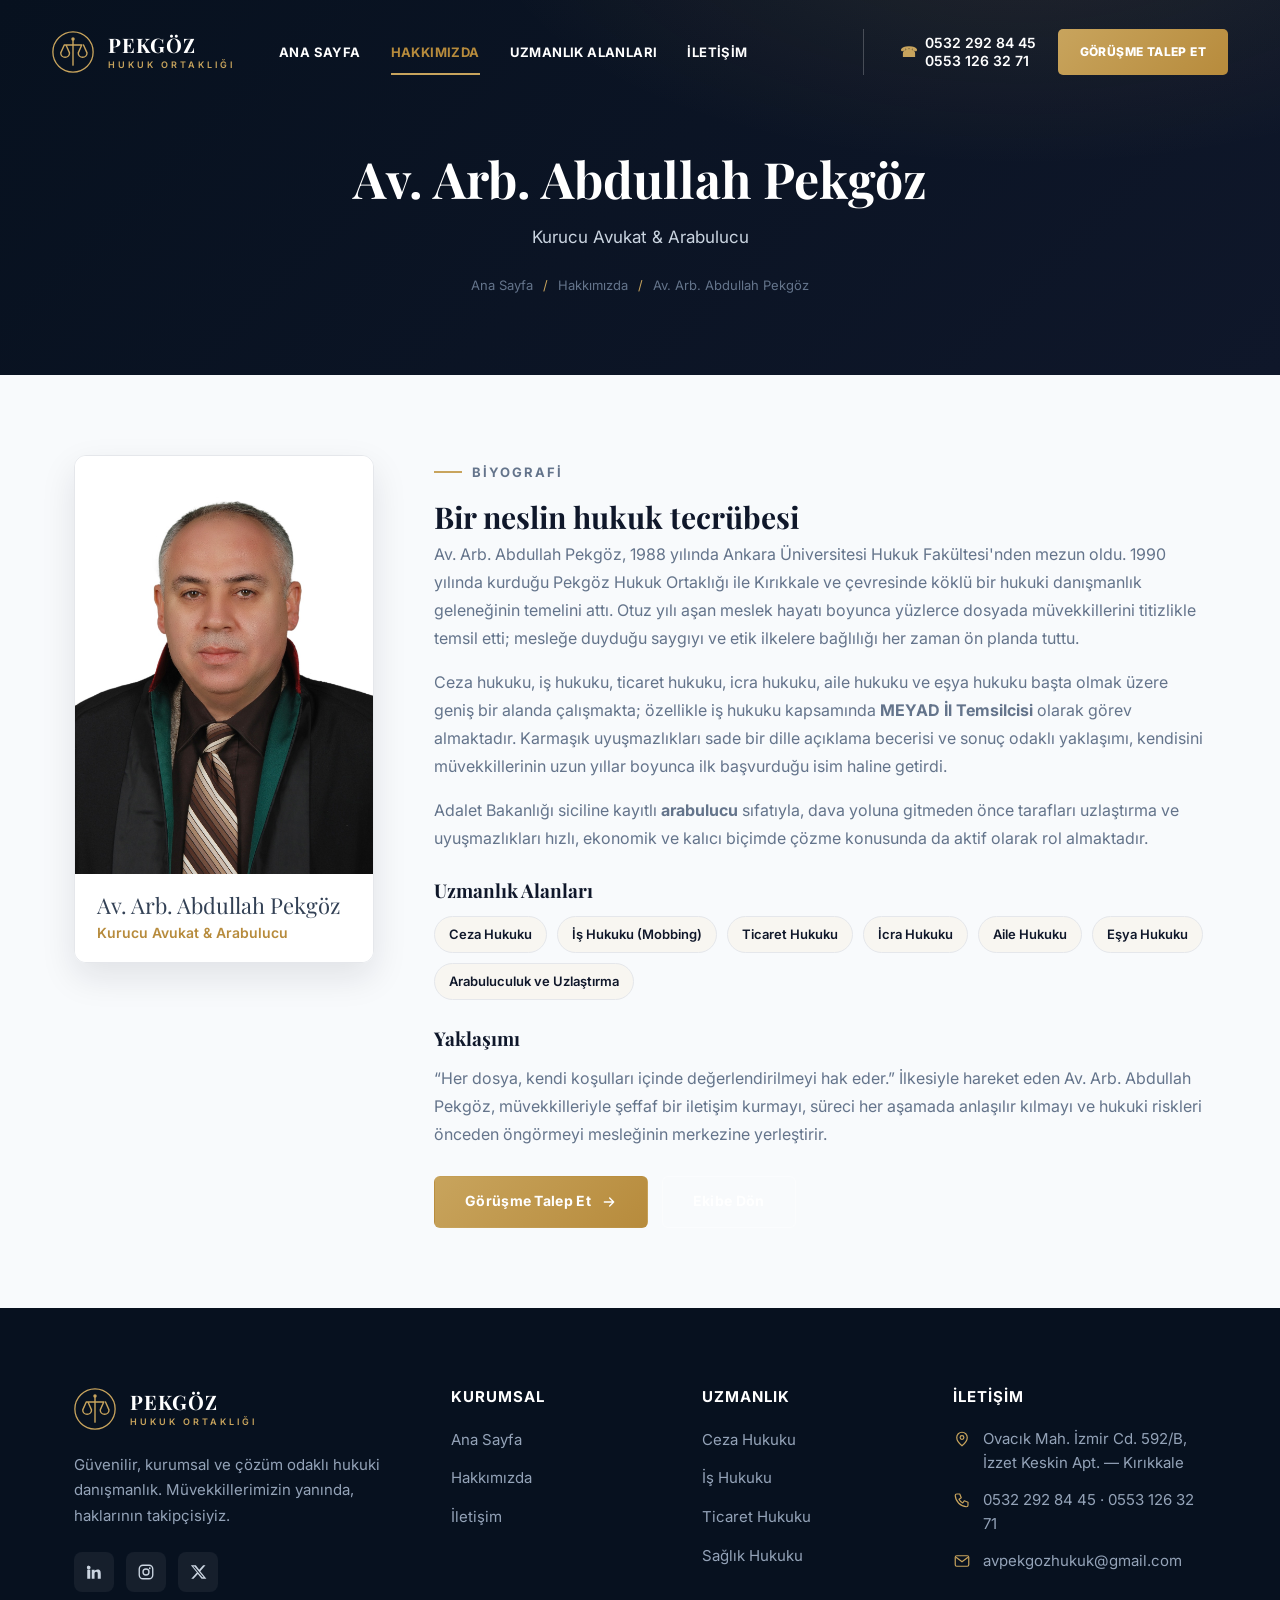
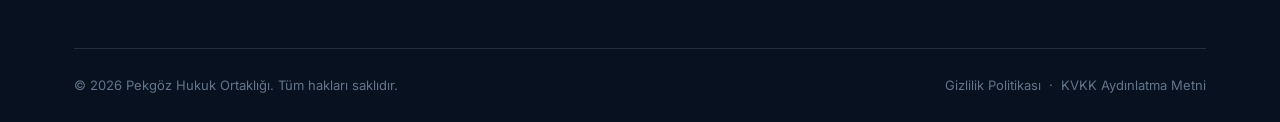
<file: av-abdullah-pekgoz.html>
<!DOCTYPE html>
<html lang="tr">
<head>
    <meta charset="UTF-8" />
    <meta name="viewport" content="width=device-width, initial-scale=1.0" />
    <meta name="description" content="Av. Arb. Abdullah Pekgöz — 1988 Ankara Üniversitesi Hukuk Fakültesi mezunu, Pekgöz Hukuk Ortaklığı kurucusu, arabulucu ve MEYAD İl Temsilcisi. Ceza, iş, ticaret, icra, aile ve eşya hukuku." />
    <title>Av. Arb. Abdullah Pekgöz | Kurucu Avukat & Arabulucu — Kırıkkale</title>

    <link rel="preconnect" href="https://fonts.googleapis.com" />
    <link rel="preconnect" href="https://fonts.gstatic.com" crossorigin />
    <link href="https://fonts.googleapis.com/css2?family=Inter:wght@400;500;600;700;800&family=Playfair+Display:ital,wght@0,500;0,600;0,700;1,600&display=swap" rel="stylesheet" />
    <link rel="icon" type="image/svg+xml" href="assets/img/favicon.svg" />
    <!-- SEO -->
    <link rel="canonical" href="https://www.pekgozhukuk.com/av-abdullah-pekgoz.html" />
    <meta name="robots" content="index, follow, max-image-preview:large" />
    <meta name="author" content="Pekgöz Hukuk Ortaklığı" />
    <meta name="theme-color" content="#0f172a" />
    <meta name="geo.region" content="TR-71" />
    <meta name="geo.placename" content="Kırıkkale" />
    <meta property="og:type" content="website" />
    <meta property="og:site_name" content="Pekgöz Hukuk Ortaklığı" />
    <meta property="og:locale" content="tr_TR" />
    <meta property="og:title" content="Av. Arb. Abdullah Pekgöz | Kurucu Avukat &amp; Arabulucu — Kırıkkale" />
    <meta property="og:description" content="Av. Arb. Abdullah Pekgöz — 1988 Ankara Üniversitesi Hukuk Fakültesi mezunu, Pekgöz Hukuk Ortaklığı kurucusu, arabulucu ve MEYAD İl Temsilcisi. Ceza, iş, ticaret, icra, aile ve eşya hukuku." />
    <meta property="og:url" content="https://www.pekgozhukuk.com/av-abdullah-pekgoz.html" />
    <meta property="og:image" content="https://www.pekgozhukuk.com/assets/img/abdullah-pekgoz.jpeg" />
    <meta name="twitter:card" content="summary_large_image" />
    <meta name="twitter:title" content="Av. Arb. Abdullah Pekgöz | Kurucu Avukat &amp; Arabulucu — Kırıkkale" />
    <meta name="twitter:description" content="Av. Arb. Abdullah Pekgöz — 1988 Ankara Üniversitesi Hukuk Fakültesi mezunu, Pekgöz Hukuk Ortaklığı kurucusu, arabulucu ve MEYAD İl Temsilcisi. Ceza, iş, ticaret, icra, aile ve eşya hukuku." />
    <meta name="twitter:image" content="https://www.pekgozhukuk.com/assets/img/abdullah-pekgoz.jpeg" />
    <!-- /SEO -->
    <link rel="stylesheet" href="assets/css/style.css" />
    <script type="application/ld+json">
{
  "@context": "https://schema.org",
  "@type": [
    "LegalService",
    "Attorney"
  ],
  "@id": "https://www.pekgozhukuk.com/#org",
  "name": "Pekgöz Hukuk Ortaklığı",
  "url": "https://www.pekgozhukuk.com/",
  "image": "https://www.pekgozhukuk.com/assets/img/abdullah-pekgoz.jpeg",
  "logo": "https://www.pekgozhukuk.com/assets/img/favicon.svg",
  "email": "avpekgozhukuk@gmail.com",
  "telephone": "+905322928445",
  "foundingDate": "1990",
  "priceRange": "₺₺",
  "areaServed": {
    "@type": "AdministrativeArea",
    "name": "Kırıkkale"
  },
  "address": {
    "@type": "PostalAddress",
    "streetAddress": "Ovacık Mah. İzmir Cd. 592/B, İzzet Keskin Apt.",
    "addressLocality": "Kırıkkale",
    "addressRegion": "Kırıkkale",
    "addressCountry": "TR"
  },
  "openingHoursSpecification": [
    {
      "@type": "OpeningHoursSpecification",
      "dayOfWeek": [
        "Monday",
        "Tuesday",
        "Wednesday",
        "Thursday",
        "Friday"
      ],
      "opens": "09:00",
      "closes": "18:00"
    }
  ],
  "knowsAbout": [
    "Ceza Hukuku",
    "İş Hukuku",
    "Ticaret Hukuku",
    "İcra ve İflas Hukuku",
    "Aile Hukuku",
    "Sağlık Hukuku",
    "Rekabet Hukuku",
    "Eşya Hukuku",
    "Arabuluculuk ve Uzlaştırma",
    "Tahkim"
  ]
}
    </script>
    <script type="application/ld+json">
{
  "@context": "https://schema.org",
  "@type": [
    "Person",
    "Attorney"
  ],
  "@id": "https://www.pekgozhukuk.com/av-abdullah-pekgoz.html#person",
  "name": "Av. Arb. Abdullah Pekgöz",
  "jobTitle": "Kurucu Avukat & Arabulucu",
  "image": "https://www.pekgozhukuk.com/assets/img/abdullah-pekgoz.jpeg",
  "url": "https://www.pekgozhukuk.com/av-abdullah-pekgoz.html",
  "worksFor": {
    "@id": "https://www.pekgozhukuk.com/#org"
  },
  "alumniOf": "Ankara Üniversitesi Hukuk Fakültesi",
  "knowsAbout": [
    "Ceza Hukuku",
    "İş Hukuku",
    "Ticaret Hukuku",
    "İcra Hukuku",
    "Aile Hukuku",
    "Eşya Hukuku",
    "Arabuluculuk ve Uzlaştırma"
  ]
}
    </script>
    <script type="application/ld+json">
{
  "@context": "https://schema.org",
  "@type": "BreadcrumbList",
  "itemListElement": [
    {
      "@type": "ListItem",
      "position": 1,
      "name": "Ana Sayfa",
      "item": "https://www.pekgozhukuk.com/"
    },
    {
      "@type": "ListItem",
      "position": 2,
      "name": "Hakkımızda",
      "item": "https://www.pekgozhukuk.com/hakkimizda.html"
    },
    {
      "@type": "ListItem",
      "position": 3,
      "name": "Av. Arb. Abdullah Pekgöz",
      "item": "https://www.pekgozhukuk.com/av-abdullah-pekgoz.html"
    }
  ]
}
    </script>
</head>
<body>

<header class="site-header">
    <nav class="navbar">
        <a href="index.html" class="navbar-logo">
            <svg class="logo-mark" viewBox="0 0 48 48" fill="none">
                <circle cx="24" cy="24" r="23" stroke="#c8a45d" stroke-width="1.5"/>
                <path d="M24 9v30M14 16h20M14 16l-4 9a5 5 0 0010 0l-4-9M34 16l-4 9a5 5 0 0010 0l-4-9" stroke="#c8a45d" stroke-width="1.6" stroke-linecap="round" stroke-linejoin="round"/>
                <circle cx="24" cy="9" r="2" fill="#c8a45d"/>
            </svg>
            <span class="logo-text"><span class="logo-name">PEKGÖZ</span><span class="logo-sub">Hukuk Ortaklığı</span></span>
        </a>
        <button class="mobile-menu-btn" aria-label="Menüyü Aç"><span></span><span></span><span></span></button>
        <div class="navbar-menu">
            <ul class="navbar-links">
                <li><a href="index.html">Ana Sayfa</a></li>
                <li><a href="hakkimizda.html" class="active">Hakkımızda</a></li>
                <li><a href="uzmanlik-alanlari.html">Uzmanlık Alanları</a></li>
                <li><a href="iletisim.html">İletişim</a></li>
            </ul>
            <div class="navbar-contact">
                <div class="phone-link"><span>☎</span><span class="phone-nums"><a href="tel:+905322928445">0532 292 84 45</a><a href="tel:+905531263271">0553 126 32 71</a></span></div>
                <a href="iletisim.html" class="appointment-btn">Görüşme Talep Et</a>
            </div>
        </div>
    </nav>
</header>

<main>
    <section class="page-hero">
        <div class="container">
            <h1>Av. Arb. Abdullah Pekgöz</h1>
            <p>Kurucu Avukat &amp; Arabulucu</p>
            <div class="breadcrumb"><a href="index.html">Ana Sayfa</a><span class="sep">/</span><a href="hakkimizda.html">Hakkımızda</a><span class="sep">/</span><span>Av. Arb. Abdullah Pekgöz</span></div>
        </div>
    </section>

    <section class="section bio-section">
        <div class="container">
            <div class="bio-grid">
                <aside class="bio-photo reveal">
                    <img src="assets/img/abdullah-pekgoz.jpeg" alt="Av. Arb. Abdullah Pekgöz" width="1143" height="1600" />
                    <div class="bio-photo-meta">
                        <div class="name">Av. Arb. Abdullah Pekgöz</div>
                        <div class="role">Kurucu Avukat &amp; Arabulucu</div>
                    </div>
                </aside>

                <div class="bio-body reveal">
                    <p class="eyebrow">Biyografi</p>
                    <h2>Bir neslin hukuk tecrübesi</h2>
                    <p>
                        Av. Arb. Abdullah Pekgöz, 1988 yılında Ankara Üniversitesi Hukuk Fakültesi'nden
                        mezun oldu. 1990 yılında kurduğu Pekgöz Hukuk Ortaklığı ile Kırıkkale ve çevresinde
                        köklü bir hukuki danışmanlık geleneğinin temelini attı. Otuz yılı aşan meslek hayatı
                        boyunca yüzlerce dosyada müvekkillerini titizlikle temsil etti; mesleğe duyduğu saygıyı
                        ve etik ilkelere bağlılığı her zaman ön planda tuttu.
                    </p>
                    <p>
                        Ceza hukuku, iş hukuku, ticaret hukuku, icra hukuku, aile hukuku ve eşya hukuku başta
                        olmak üzere geniş bir alanda çalışmakta; özellikle iş hukuku kapsamında
                        <strong>MEYAD İl Temsilcisi</strong> olarak görev almaktadır.
                        Karmaşık uyuşmazlıkları sade bir dille açıklama becerisi ve sonuç odaklı yaklaşımı,
                        kendisini müvekkillerinin uzun yıllar boyunca ilk başvurduğu isim haline getirdi.
                    </p>
                    <p>
                        Adalet Bakanlığı siciline kayıtlı <strong>arabulucu</strong> sıfatıyla, dava
                        yoluna gitmeden önce tarafları uzlaştırma ve uyuşmazlıkları hızlı, ekonomik ve
                        kalıcı biçimde çözme konusunda da aktif olarak rol almaktadır.
                    </p>

                    <h3>Uzmanlık Alanları</h3>
                    <div class="bio-tags">
                        <span>Ceza Hukuku</span>
                        <span>İş Hukuku (Mobbing)</span>
                        <span>Ticaret Hukuku</span>
                        <span>İcra Hukuku</span>
                        <span>Aile Hukuku</span>
                        <span>Eşya Hukuku</span>
                        <span>Arabuluculuk ve Uzlaştırma</span>
                    </div>

                    <h3>Yaklaşımı</h3>
                    <p>
                        “Her dosya, kendi koşulları içinde değerlendirilmeyi hak eder.” İlkesiyle hareket eden
                        Av. Arb. Abdullah Pekgöz, müvekkilleriyle şeffaf bir iletişim kurmayı, süreci her aşamada
                        anlaşılır kılmayı ve hukuki riskleri önceden öngörmeyi mesleğinin merkezine yerleştirir.
                    </p>

                    <div class="bio-contact-row">
                        <a href="iletisim.html" class="btn btn-gold">Görüşme Talep Et
                            <svg width="16" height="16" viewBox="0 0 24 24" fill="none"><path d="M5 12h14M13 6l6 6-6 6" stroke="currentColor" stroke-width="2" stroke-linecap="round" stroke-linejoin="round"/></svg>
                        </a>
                        <a href="hakkimizda.html" class="btn btn-outline">Ekibe Dön</a>
                    </div>
                </div>
            </div>
        </div>
    </section>
</main>

<footer class="site-footer">
    <div class="container">
        <div class="footer-grid">
            <div class="footer-brand">
                <a href="index.html" class="navbar-logo">
                    <svg class="logo-mark" viewBox="0 0 48 48" fill="none">
                        <circle cx="24" cy="24" r="23" stroke="#c8a45d" stroke-width="1.5"/>
                        <path d="M24 9v30M14 16h20M14 16l-4 9a5 5 0 0010 0l-4-9M34 16l-4 9a5 5 0 0010 0l-4-9" stroke="#c8a45d" stroke-width="1.6" stroke-linecap="round" stroke-linejoin="round"/>
                        <circle cx="24" cy="9" r="2" fill="#c8a45d"/>
                    </svg>
                    <span class="logo-text"><span class="logo-name">PEKGÖZ</span><span class="logo-sub">Hukuk Ortaklığı</span></span>
                </a>
                <p>Güvenilir, kurumsal ve çözüm odaklı hukuki danışmanlık. Müvekkillerimizin yanında, haklarının takipçisiyiz.</p>
                <div class="footer-social">
                    <a href="#" aria-label="LinkedIn"><svg width="18" height="18" viewBox="0 0 24 24" fill="currentColor"><path d="M4.98 3.5a2.5 2.5 0 11-.02 5 2.5 2.5 0 01.02-5zM3 9h4v12H3zM9 9h3.8v1.7h.05c.53-1 1.83-2.05 3.77-2.05C20.5 8.65 21 11.1 21 14.2V21h-4v-6c0-1.43-.03-3.27-2-3.27-2 0-2.3 1.56-2.3 3.17V21H9z"/></svg></a>
                    <a href="#" aria-label="Instagram"><svg width="18" height="18" viewBox="0 0 24 24" fill="none"><rect x="3" y="3" width="18" height="18" rx="5" stroke="currentColor" stroke-width="1.8"/><circle cx="12" cy="12" r="4" stroke="currentColor" stroke-width="1.8"/><circle cx="17" cy="7" r="1.2" fill="currentColor"/></svg></a>
                    <a href="#" aria-label="Twitter"><svg width="18" height="18" viewBox="0 0 24 24" fill="currentColor"><path d="M18.9 3H22l-7 8 8.2 10h-6.4l-5-6.2L6 21H3l7.5-8.5L2.5 3h6.6l4.5 5.9L18.9 3zm-1.1 16h1.7L7.3 4.8H5.5L17.8 19z"/></svg></a>
                </div>
            </div>
            <div class="footer-col"><h4>Kurumsal</h4><ul><li><a href="index.html">Ana Sayfa</a></li><li><a href="hakkimizda.html">Hakkımızda</a></li><li><a href="iletisim.html">İletişim</a></li></ul></div>
            <div class="footer-col"><h4>Uzmanlık</h4><ul><li><a href="uzmanlik-alanlari.html">Ceza Hukuku</a></li><li><a href="uzmanlik-alanlari.html">İş Hukuku</a></li><li><a href="uzmanlik-alanlari.html">Ticaret Hukuku</a></li><li><a href="uzmanlik-alanlari.html">Sağlık Hukuku</a></li></ul></div>
            <div class="footer-col">
                <h4>İletişim</h4>
                <ul class="footer-contact">
                    <li><svg width="18" height="18" viewBox="0 0 24 24" fill="none"><path d="M12 21s-7-5.5-7-11a7 7 0 1114 0c0 5.5-7 11-7 11z" stroke="currentColor" stroke-width="1.6"/><circle cx="12" cy="10" r="2.5" stroke="currentColor" stroke-width="1.6"/></svg> Ovacık Mah. İzmir Cd. 592/B, İzzet Keskin Apt. — Kırıkkale</li>
                    <li><svg width="18" height="18" viewBox="0 0 24 24" fill="none"><path d="M5 4h4l2 5-3 2a12 12 0 005 5l2-3 5 2v4a2 2 0 01-2 2A16 16 0 013 6a2 2 0 012-2z" stroke="currentColor" stroke-width="1.6" stroke-linejoin="round"/></svg> 0532 292 84 45 · 0553 126 32 71</li>
                    <li><svg width="18" height="18" viewBox="0 0 24 24" fill="none"><rect x="3" y="5" width="18" height="14" rx="2" stroke="currentColor" stroke-width="1.6"/><path d="M4 7l8 6 8-6" stroke="currentColor" stroke-width="1.6"/></svg> avpekgozhukuk@gmail.com</li>
                </ul>
            </div>
        </div>
        <div class="footer-bottom">
            <span>© <span id="year">2026</span> Pekgöz Hukuk Ortaklığı. Tüm hakları saklıdır.</span>
            <span><a href="#">Gizlilik Politikası</a> &nbsp;·&nbsp; <a href="#">KVKK Aydınlatma Metni</a></span>
        </div>
    </div>
</footer>

<script src="assets/js/main.js"></script>
</body>
</html>
</file>
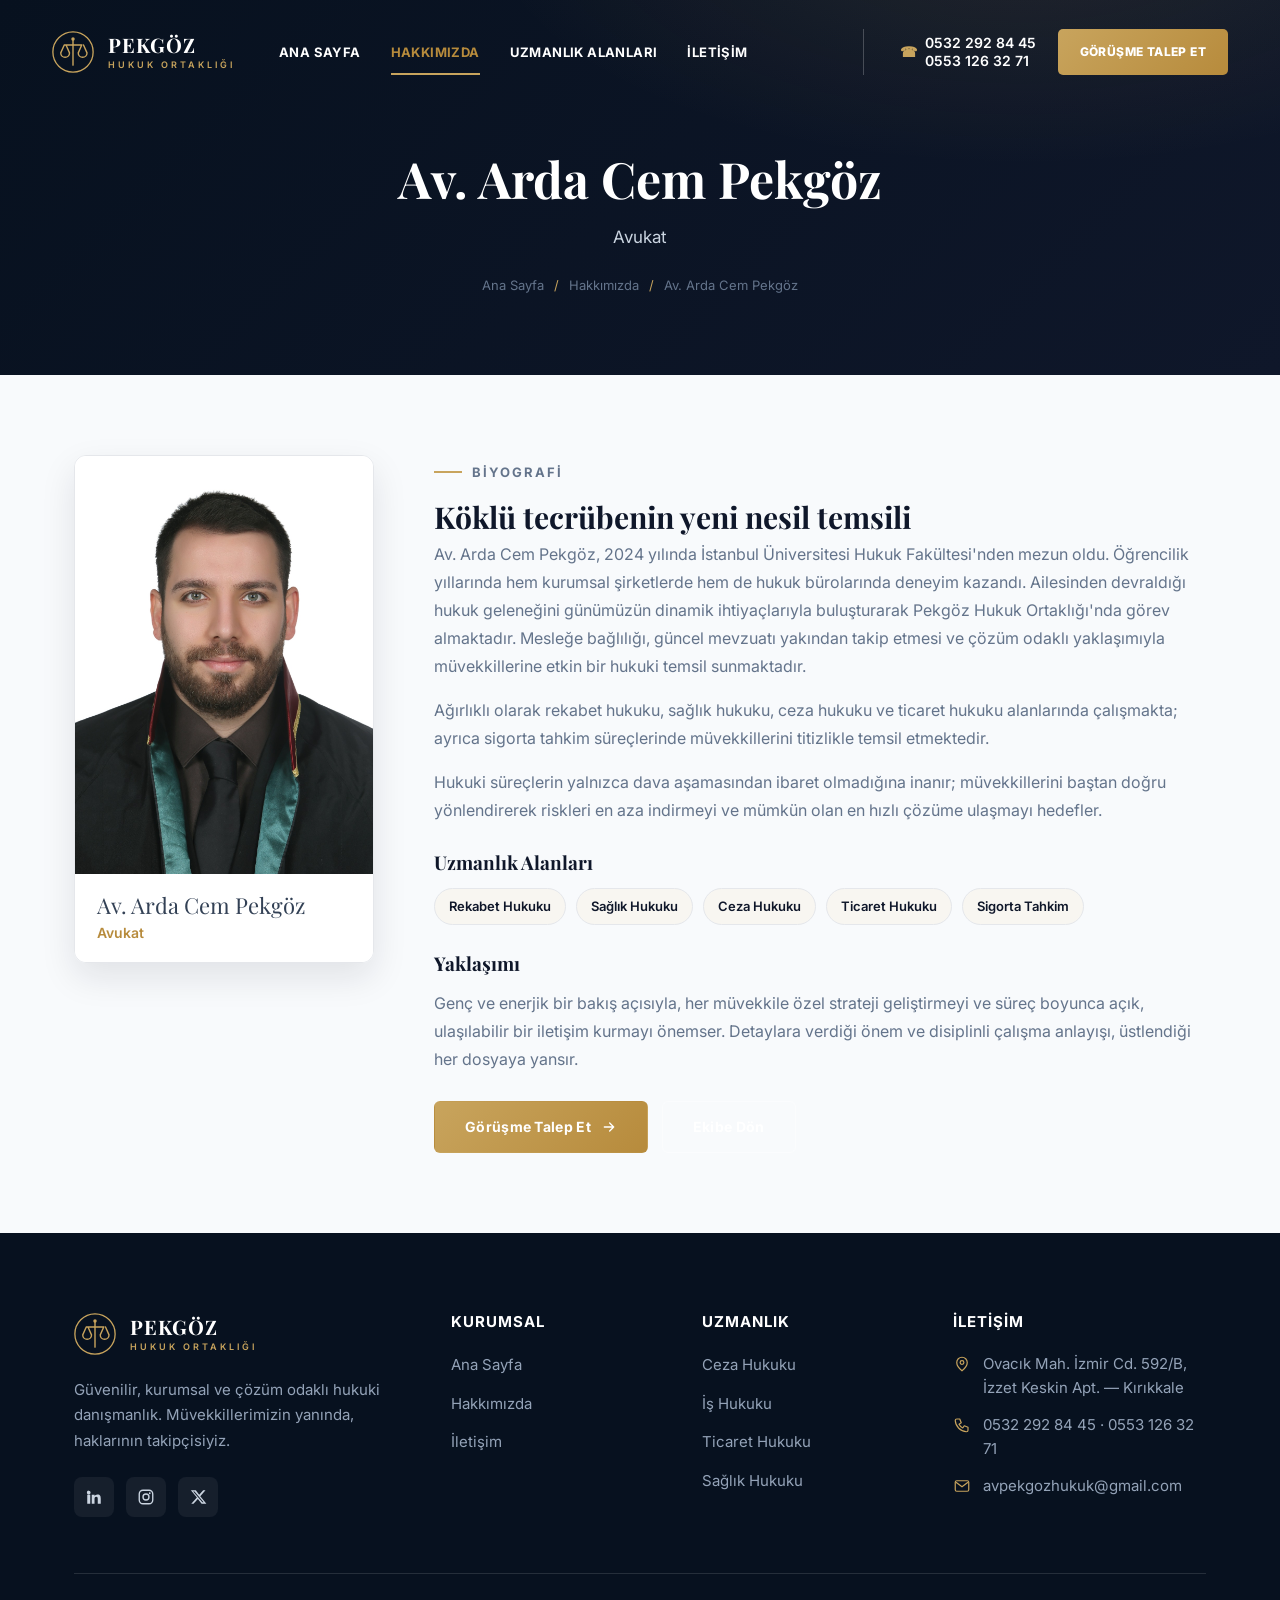
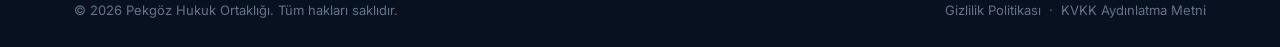
<file: av-arda-cem-pekgoz.html>
<!DOCTYPE html>
<html lang="tr">
<head>
    <meta charset="UTF-8" />
    <meta name="viewport" content="width=device-width, initial-scale=1.0" />
    <meta name="description" content="Av. Arda Cem Pekgöz — 2024 İstanbul Üniversitesi Hukuk Fakültesi mezunu, Pekgöz Hukuk Ortaklığı avukatı. Rekabet, sağlık, ceza, ticaret hukuku ve sigorta tahkim." />
    <title>Av. Arda Cem Pekgöz | Avukat — Kırıkkale</title>

    <link rel="preconnect" href="https://fonts.googleapis.com" />
    <link rel="preconnect" href="https://fonts.gstatic.com" crossorigin />
    <link href="https://fonts.googleapis.com/css2?family=Inter:wght@400;500;600;700;800&family=Playfair+Display:ital,wght@0,500;0,600;0,700;1,600&display=swap" rel="stylesheet" />
    <link rel="icon" type="image/svg+xml" href="assets/img/favicon.svg" />
    <!-- SEO -->
    <link rel="canonical" href="https://www.pekgozhukuk.com/av-arda-cem-pekgoz.html" />
    <meta name="robots" content="index, follow, max-image-preview:large" />
    <meta name="author" content="Pekgöz Hukuk Ortaklığı" />
    <meta name="theme-color" content="#0f172a" />
    <meta name="geo.region" content="TR-71" />
    <meta name="geo.placename" content="Kırıkkale" />
    <meta property="og:type" content="website" />
    <meta property="og:site_name" content="Pekgöz Hukuk Ortaklığı" />
    <meta property="og:locale" content="tr_TR" />
    <meta property="og:title" content="Av. Arda Cem Pekgöz | Avukat — Kırıkkale" />
    <meta property="og:description" content="Av. Arda Cem Pekgöz — 2024 İstanbul Üniversitesi Hukuk Fakültesi mezunu, Pekgöz Hukuk Ortaklığı avukatı. Rekabet, sağlık, ceza, ticaret hukuku ve sigorta tahkim." />
    <meta property="og:url" content="https://www.pekgozhukuk.com/av-arda-cem-pekgoz.html" />
    <meta property="og:image" content="https://www.pekgozhukuk.com/assets/img/arda-cem-pekgoz.jpeg" />
    <meta name="twitter:card" content="summary_large_image" />
    <meta name="twitter:title" content="Av. Arda Cem Pekgöz | Avukat — Kırıkkale" />
    <meta name="twitter:description" content="Av. Arda Cem Pekgöz — 2024 İstanbul Üniversitesi Hukuk Fakültesi mezunu, Pekgöz Hukuk Ortaklığı avukatı. Rekabet, sağlık, ceza, ticaret hukuku ve sigorta tahkim." />
    <meta name="twitter:image" content="https://www.pekgozhukuk.com/assets/img/arda-cem-pekgoz.jpeg" />
    <!-- /SEO -->
    <link rel="stylesheet" href="assets/css/style.css" />
    <script type="application/ld+json">
{
  "@context": "https://schema.org",
  "@type": [
    "LegalService",
    "Attorney"
  ],
  "@id": "https://www.pekgozhukuk.com/#org",
  "name": "Pekgöz Hukuk Ortaklığı",
  "url": "https://www.pekgozhukuk.com/",
  "image": "https://www.pekgozhukuk.com/assets/img/abdullah-pekgoz.jpeg",
  "logo": "https://www.pekgozhukuk.com/assets/img/favicon.svg",
  "email": "avpekgozhukuk@gmail.com",
  "telephone": "+905322928445",
  "foundingDate": "1990",
  "priceRange": "₺₺",
  "areaServed": {
    "@type": "AdministrativeArea",
    "name": "Kırıkkale"
  },
  "address": {
    "@type": "PostalAddress",
    "streetAddress": "Ovacık Mah. İzmir Cd. 592/B, İzzet Keskin Apt.",
    "addressLocality": "Kırıkkale",
    "addressRegion": "Kırıkkale",
    "addressCountry": "TR"
  },
  "openingHoursSpecification": [
    {
      "@type": "OpeningHoursSpecification",
      "dayOfWeek": [
        "Monday",
        "Tuesday",
        "Wednesday",
        "Thursday",
        "Friday"
      ],
      "opens": "09:00",
      "closes": "18:00"
    }
  ],
  "knowsAbout": [
    "Ceza Hukuku",
    "İş Hukuku",
    "Ticaret Hukuku",
    "İcra ve İflas Hukuku",
    "Aile Hukuku",
    "Sağlık Hukuku",
    "Rekabet Hukuku",
    "Eşya Hukuku",
    "Arabuluculuk ve Uzlaştırma",
    "Tahkim"
  ]
}
    </script>
    <script type="application/ld+json">
{
  "@context": "https://schema.org",
  "@type": [
    "Person",
    "Attorney"
  ],
  "@id": "https://www.pekgozhukuk.com/av-arda-cem-pekgoz.html#person",
  "name": "Av. Arda Cem Pekgöz",
  "jobTitle": "Avukat",
  "image": "https://www.pekgozhukuk.com/assets/img/arda-cem-pekgoz.jpeg",
  "url": "https://www.pekgozhukuk.com/av-arda-cem-pekgoz.html",
  "worksFor": {
    "@id": "https://www.pekgozhukuk.com/#org"
  },
  "alumniOf": "İstanbul Üniversitesi Hukuk Fakültesi",
  "knowsAbout": [
    "Rekabet Hukuku",
    "Sağlık Hukuku",
    "Ceza Hukuku",
    "Ticaret Hukuku",
    "Sigorta Tahkim"
  ]
}
    </script>
    <script type="application/ld+json">
{
  "@context": "https://schema.org",
  "@type": "BreadcrumbList",
  "itemListElement": [
    {
      "@type": "ListItem",
      "position": 1,
      "name": "Ana Sayfa",
      "item": "https://www.pekgozhukuk.com/"
    },
    {
      "@type": "ListItem",
      "position": 2,
      "name": "Hakkımızda",
      "item": "https://www.pekgozhukuk.com/hakkimizda.html"
    },
    {
      "@type": "ListItem",
      "position": 3,
      "name": "Av. Arda Cem Pekgöz",
      "item": "https://www.pekgozhukuk.com/av-arda-cem-pekgoz.html"
    }
  ]
}
    </script>
</head>
<body>

<header class="site-header">
    <nav class="navbar">
        <a href="index.html" class="navbar-logo">
            <svg class="logo-mark" viewBox="0 0 48 48" fill="none">
                <circle cx="24" cy="24" r="23" stroke="#c8a45d" stroke-width="1.5"/>
                <path d="M24 9v30M14 16h20M14 16l-4 9a5 5 0 0010 0l-4-9M34 16l-4 9a5 5 0 0010 0l-4-9" stroke="#c8a45d" stroke-width="1.6" stroke-linecap="round" stroke-linejoin="round"/>
                <circle cx="24" cy="9" r="2" fill="#c8a45d"/>
            </svg>
            <span class="logo-text"><span class="logo-name">PEKGÖZ</span><span class="logo-sub">Hukuk Ortaklığı</span></span>
        </a>
        <button class="mobile-menu-btn" aria-label="Menüyü Aç"><span></span><span></span><span></span></button>
        <div class="navbar-menu">
            <ul class="navbar-links">
                <li><a href="index.html">Ana Sayfa</a></li>
                <li><a href="hakkimizda.html" class="active">Hakkımızda</a></li>
                <li><a href="uzmanlik-alanlari.html">Uzmanlık Alanları</a></li>
                <li><a href="iletisim.html">İletişim</a></li>
            </ul>
            <div class="navbar-contact">
                <div class="phone-link"><span>☎</span><span class="phone-nums"><a href="tel:+905322928445">0532 292 84 45</a><a href="tel:+905531263271">0553 126 32 71</a></span></div>
                <a href="iletisim.html" class="appointment-btn">Görüşme Talep Et</a>
            </div>
        </div>
    </nav>
</header>

<main>
    <section class="page-hero">
        <div class="container">
            <h1>Av. Arda Cem Pekgöz</h1>
            <p>Avukat</p>
            <div class="breadcrumb"><a href="index.html">Ana Sayfa</a><span class="sep">/</span><a href="hakkimizda.html">Hakkımızda</a><span class="sep">/</span><span>Av. Arda Cem Pekgöz</span></div>
        </div>
    </section>

    <section class="section bio-section">
        <div class="container">
            <div class="bio-grid">
                <aside class="bio-photo reveal">
                    <img src="assets/img/arda-cem-pekgoz.jpeg" alt="Av. Arda Cem Pekgöz" width="1143" height="1600" />
                    <div class="bio-photo-meta">
                        <div class="name">Av. Arda Cem Pekgöz</div>
                        <div class="role">Avukat</div>
                    </div>
                </aside>

                <div class="bio-body reveal">
                    <p class="eyebrow">Biyografi</p>
                    <h2>Köklü tecrübenin yeni nesil temsili</h2>
                    <p>
                        Av. Arda Cem Pekgöz, 2024 yılında İstanbul Üniversitesi Hukuk Fakültesi'nden mezun oldu.
                        Öğrencilik yıllarında hem kurumsal şirketlerde hem de hukuk bürolarında deneyim kazandı.
                        Ailesinden devraldığı hukuk geleneğini günümüzün dinamik ihtiyaçlarıyla buluşturarak
                        Pekgöz Hukuk Ortaklığı'nda görev almaktadır. Mesleğe bağlılığı, güncel mevzuatı yakından
                        takip etmesi ve çözüm odaklı yaklaşımıyla müvekkillerine etkin bir hukuki temsil sunmaktadır.
                    </p>
                    <p>
                        Ağırlıklı olarak rekabet hukuku, sağlık hukuku, ceza hukuku ve ticaret hukuku alanlarında
                        çalışmakta; ayrıca sigorta tahkim süreçlerinde müvekkillerini titizlikle temsil etmektedir.
                    </p>
                    <p>
                        Hukuki süreçlerin yalnızca dava aşamasından ibaret olmadığına inanır; müvekkillerini
                        baştan doğru yönlendirerek riskleri en aza indirmeyi ve mümkün olan en hızlı çözüme
                        ulaşmayı hedefler.
                    </p>

                    <h3>Uzmanlık Alanları</h3>
                    <div class="bio-tags">
                        <span>Rekabet Hukuku</span>
                        <span>Sağlık Hukuku</span>
                        <span>Ceza Hukuku</span>
                        <span>Ticaret Hukuku</span>
                        <span>Sigorta Tahkim</span>
                    </div>

                    <h3>Yaklaşımı</h3>
                    <p>
                        Genç ve enerjik bir bakış açısıyla, her müvekkile özel strateji geliştirmeyi ve
                        süreç boyunca açık, ulaşılabilir bir iletişim kurmayı önemser. Detaylara verdiği önem
                        ve disiplinli çalışma anlayışı, üstlendiği her dosyaya yansır.
                    </p>

                    <div class="bio-contact-row">
                        <a href="iletisim.html" class="btn btn-gold">Görüşme Talep Et
                            <svg width="16" height="16" viewBox="0 0 24 24" fill="none"><path d="M5 12h14M13 6l6 6-6 6" stroke="currentColor" stroke-width="2" stroke-linecap="round" stroke-linejoin="round"/></svg>
                        </a>
                        <a href="hakkimizda.html" class="btn btn-outline">Ekibe Dön</a>
                    </div>
                </div>
            </div>
        </div>
    </section>
</main>

<footer class="site-footer">
    <div class="container">
        <div class="footer-grid">
            <div class="footer-brand">
                <a href="index.html" class="navbar-logo">
                    <svg class="logo-mark" viewBox="0 0 48 48" fill="none">
                        <circle cx="24" cy="24" r="23" stroke="#c8a45d" stroke-width="1.5"/>
                        <path d="M24 9v30M14 16h20M14 16l-4 9a5 5 0 0010 0l-4-9M34 16l-4 9a5 5 0 0010 0l-4-9" stroke="#c8a45d" stroke-width="1.6" stroke-linecap="round" stroke-linejoin="round"/>
                        <circle cx="24" cy="9" r="2" fill="#c8a45d"/>
                    </svg>
                    <span class="logo-text"><span class="logo-name">PEKGÖZ</span><span class="logo-sub">Hukuk Ortaklığı</span></span>
                </a>
                <p>Güvenilir, kurumsal ve çözüm odaklı hukuki danışmanlık. Müvekkillerimizin yanında, haklarının takipçisiyiz.</p>
                <div class="footer-social">
                    <a href="#" aria-label="LinkedIn"><svg width="18" height="18" viewBox="0 0 24 24" fill="currentColor"><path d="M4.98 3.5a2.5 2.5 0 11-.02 5 2.5 2.5 0 01.02-5zM3 9h4v12H3zM9 9h3.8v1.7h.05c.53-1 1.83-2.05 3.77-2.05C20.5 8.65 21 11.1 21 14.2V21h-4v-6c0-1.43-.03-3.27-2-3.27-2 0-2.3 1.56-2.3 3.17V21H9z"/></svg></a>
                    <a href="#" aria-label="Instagram"><svg width="18" height="18" viewBox="0 0 24 24" fill="none"><rect x="3" y="3" width="18" height="18" rx="5" stroke="currentColor" stroke-width="1.8"/><circle cx="12" cy="12" r="4" stroke="currentColor" stroke-width="1.8"/><circle cx="17" cy="7" r="1.2" fill="currentColor"/></svg></a>
                    <a href="#" aria-label="Twitter"><svg width="18" height="18" viewBox="0 0 24 24" fill="currentColor"><path d="M18.9 3H22l-7 8 8.2 10h-6.4l-5-6.2L6 21H3l7.5-8.5L2.5 3h6.6l4.5 5.9L18.9 3zm-1.1 16h1.7L7.3 4.8H5.5L17.8 19z"/></svg></a>
                </div>
            </div>
            <div class="footer-col"><h4>Kurumsal</h4><ul><li><a href="index.html">Ana Sayfa</a></li><li><a href="hakkimizda.html">Hakkımızda</a></li><li><a href="iletisim.html">İletişim</a></li></ul></div>
            <div class="footer-col"><h4>Uzmanlık</h4><ul><li><a href="uzmanlik-alanlari.html">Ceza Hukuku</a></li><li><a href="uzmanlik-alanlari.html">İş Hukuku</a></li><li><a href="uzmanlik-alanlari.html">Ticaret Hukuku</a></li><li><a href="uzmanlik-alanlari.html">Sağlık Hukuku</a></li></ul></div>
            <div class="footer-col">
                <h4>İletişim</h4>
                <ul class="footer-contact">
                    <li><svg width="18" height="18" viewBox="0 0 24 24" fill="none"><path d="M12 21s-7-5.5-7-11a7 7 0 1114 0c0 5.5-7 11-7 11z" stroke="currentColor" stroke-width="1.6"/><circle cx="12" cy="10" r="2.5" stroke="currentColor" stroke-width="1.6"/></svg> Ovacık Mah. İzmir Cd. 592/B, İzzet Keskin Apt. — Kırıkkale</li>
                    <li><svg width="18" height="18" viewBox="0 0 24 24" fill="none"><path d="M5 4h4l2 5-3 2a12 12 0 005 5l2-3 5 2v4a2 2 0 01-2 2A16 16 0 013 6a2 2 0 012-2z" stroke="currentColor" stroke-width="1.6" stroke-linejoin="round"/></svg> 0532 292 84 45 · 0553 126 32 71</li>
                    <li><svg width="18" height="18" viewBox="0 0 24 24" fill="none"><rect x="3" y="5" width="18" height="14" rx="2" stroke="currentColor" stroke-width="1.6"/><path d="M4 7l8 6 8-6" stroke="currentColor" stroke-width="1.6"/></svg> avpekgozhukuk@gmail.com</li>
                </ul>
            </div>
        </div>
        <div class="footer-bottom">
            <span>© <span id="year">2026</span> Pekgöz Hukuk Ortaklığı. Tüm hakları saklıdır.</span>
            <span><a href="#">Gizlilik Politikası</a> &nbsp;·&nbsp; <a href="#">KVKK Aydınlatma Metni</a></span>
        </div>
    </div>
</footer>

<script src="assets/js/main.js"></script>
</body>
</html>
</file>
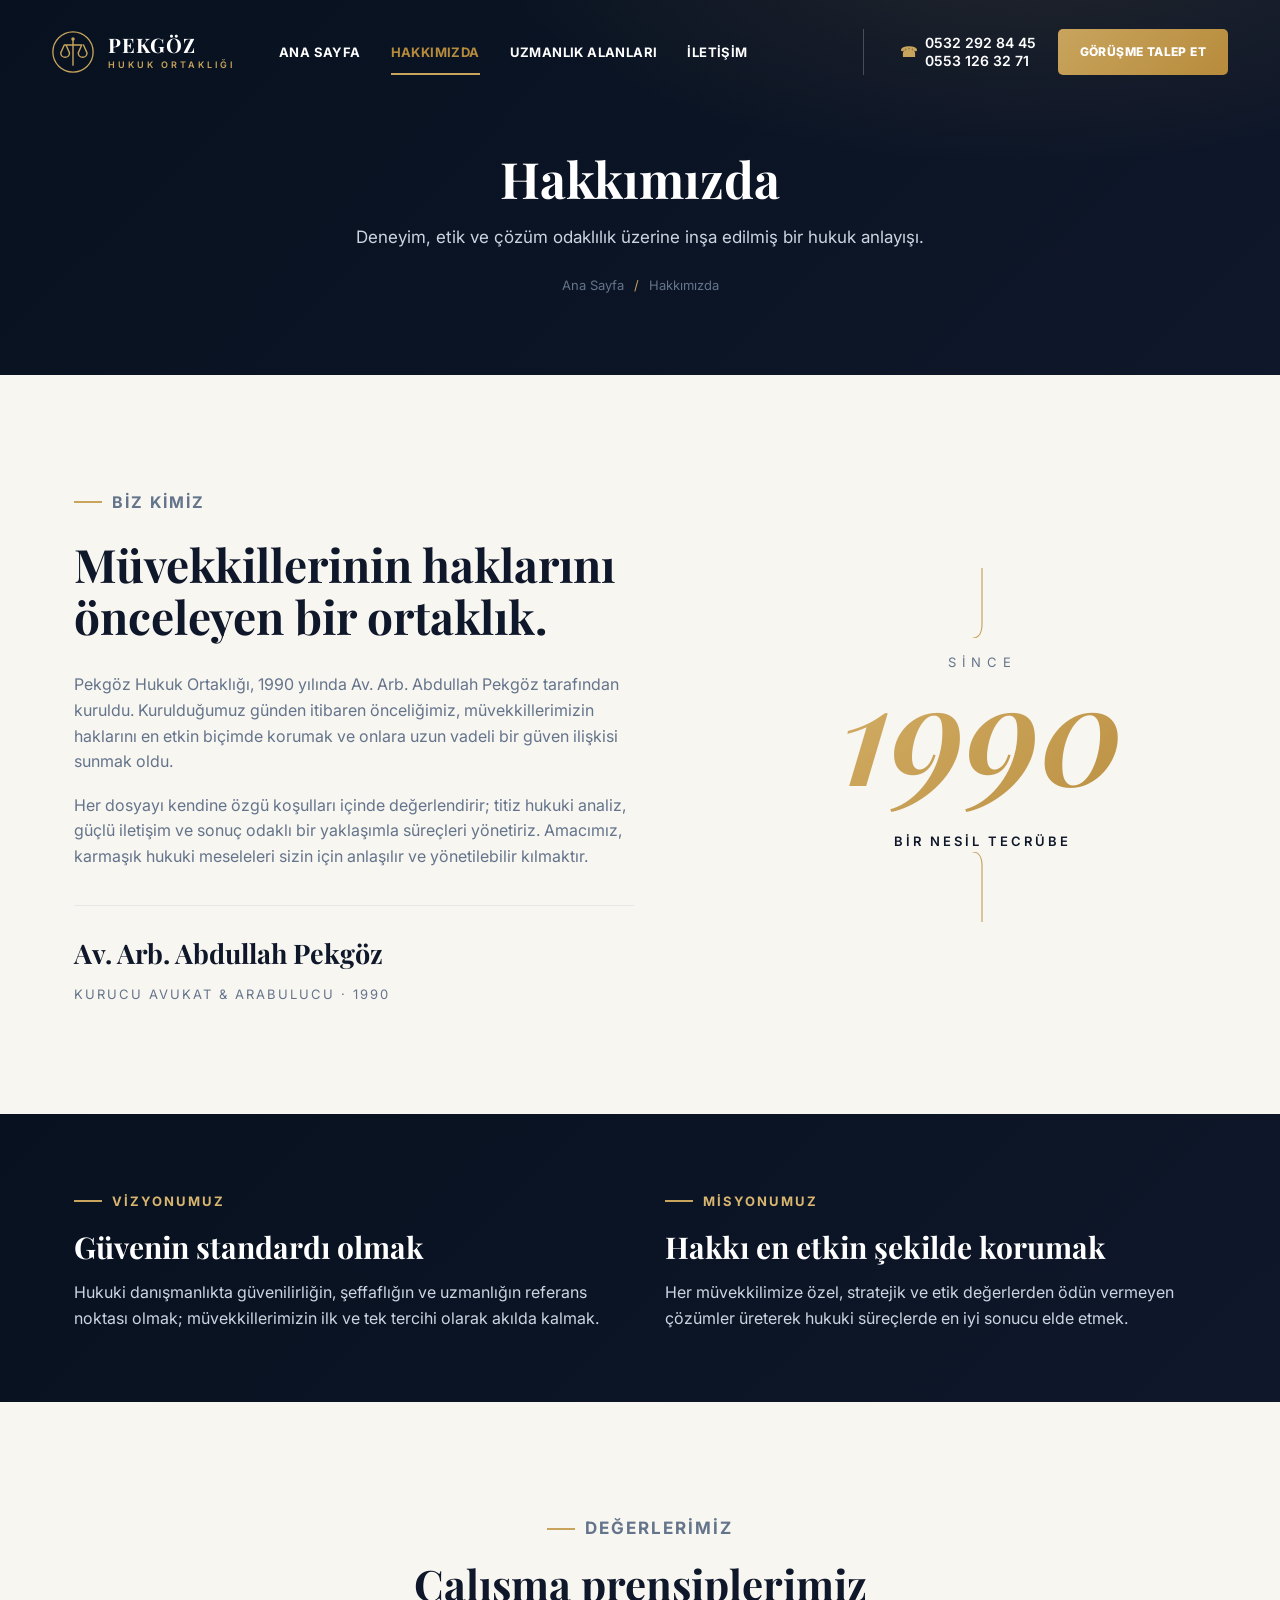
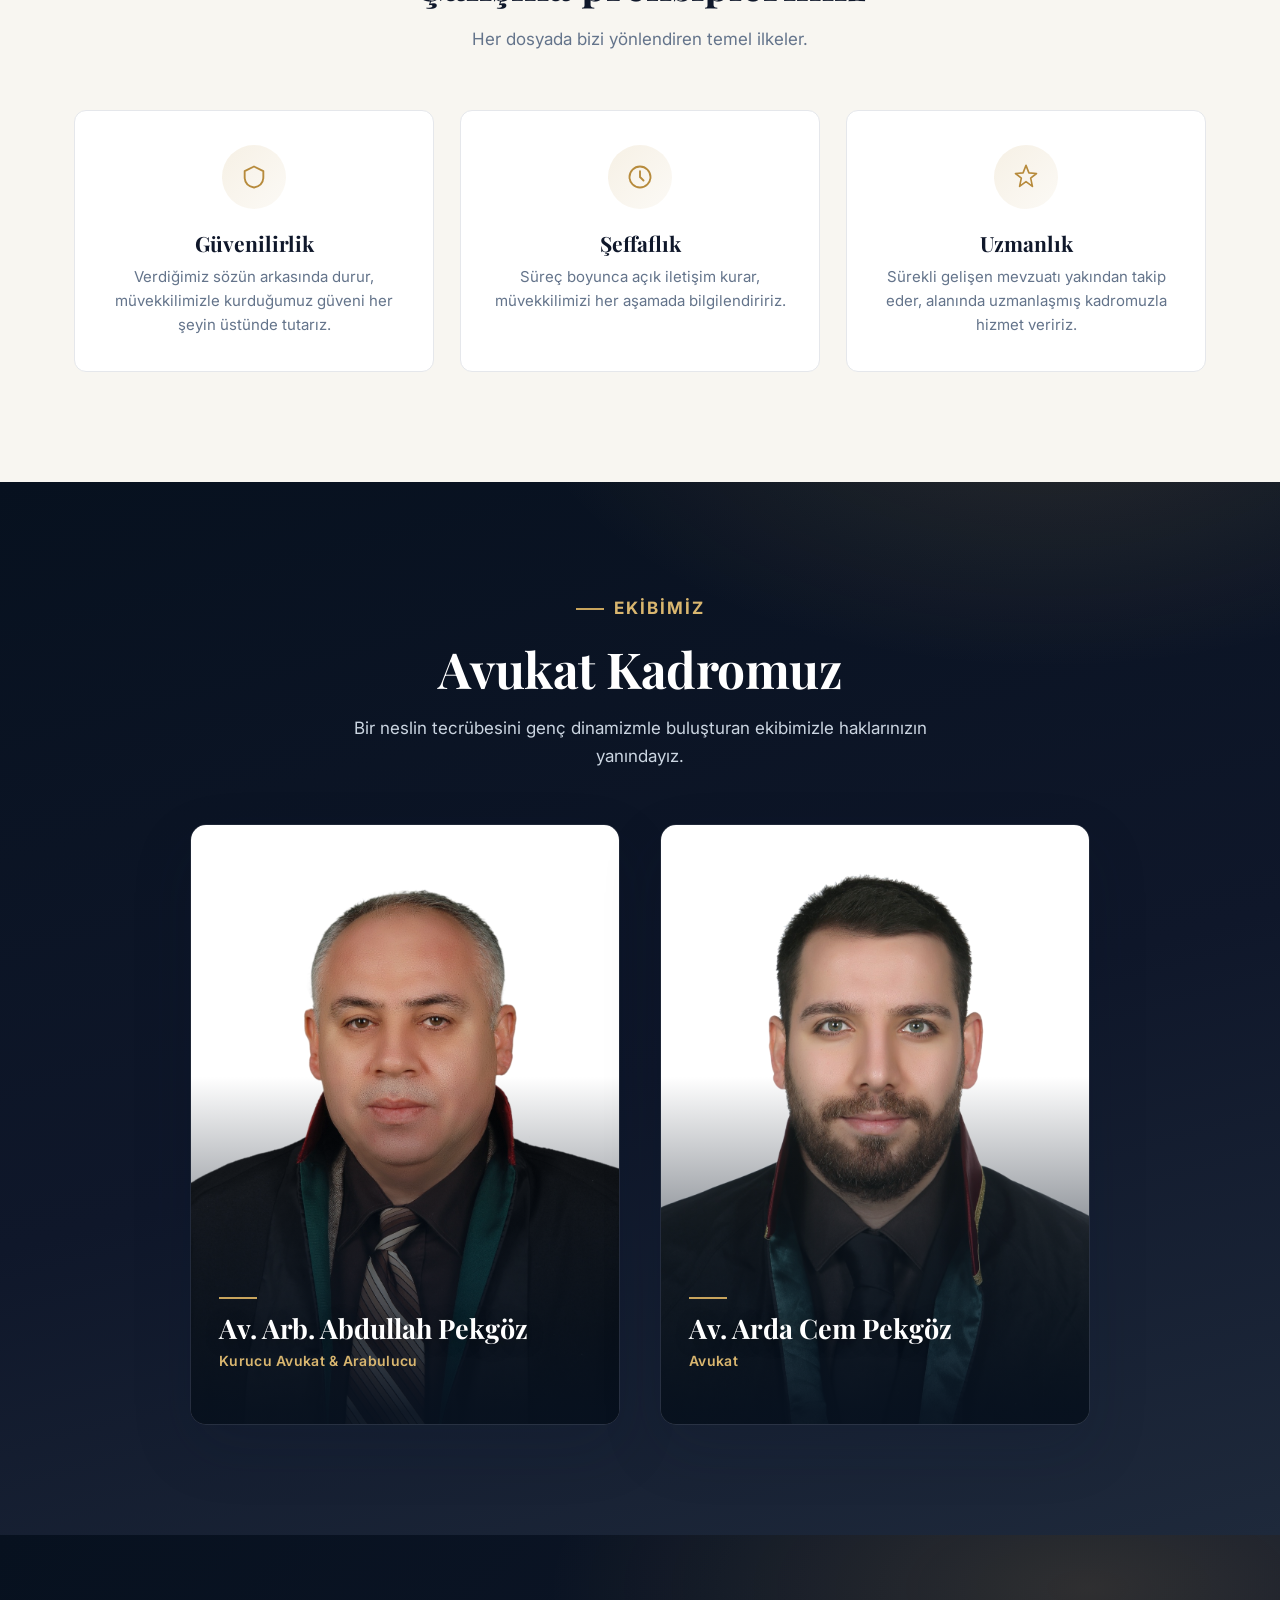
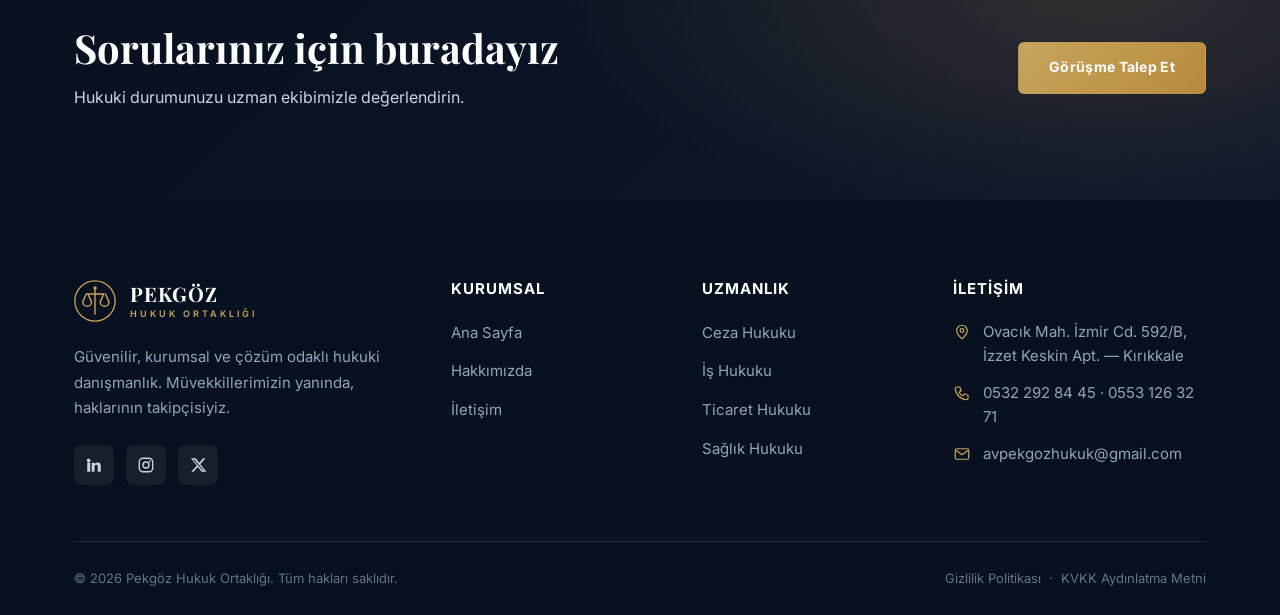
<file: hakkimizda.html>
<!DOCTYPE html>
<html lang="tr">
<head>
    <meta charset="UTF-8" />
    <meta name="viewport" content="width=device-width, initial-scale=1.0" />
    <meta name="description" content="1990’da kurulan Pekgöz Hukuk Ortaklığı; Kırıkkale merkezli, iki nesil hukuk tecrübesiyle güvenilir ve çözüm odaklı avukatlık hizmeti sunar. Vizyonumuz, misyonumuz ve avukat kadromuz." />
    <title>Hakkımızda | Pekgöz Hukuk Ortaklığı — Kırıkkale</title>

    <link rel="preconnect" href="https://fonts.googleapis.com" />
    <link rel="preconnect" href="https://fonts.gstatic.com" crossorigin />
    <link href="https://fonts.googleapis.com/css2?family=Inter:wght@400;500;600;700;800&family=Playfair+Display:ital,wght@0,500;0,600;0,700;1,600&display=swap" rel="stylesheet" />
    <link rel="icon" type="image/svg+xml" href="assets/img/favicon.svg" />
    <!-- SEO -->
    <link rel="canonical" href="https://www.pekgozhukuk.com/hakkimizda.html" />
    <meta name="robots" content="index, follow, max-image-preview:large" />
    <meta name="author" content="Pekgöz Hukuk Ortaklığı" />
    <meta name="theme-color" content="#0f172a" />
    <meta name="geo.region" content="TR-71" />
    <meta name="geo.placename" content="Kırıkkale" />
    <meta property="og:type" content="website" />
    <meta property="og:site_name" content="Pekgöz Hukuk Ortaklığı" />
    <meta property="og:locale" content="tr_TR" />
    <meta property="og:title" content="Hakkımızda | Pekgöz Hukuk Ortaklığı — Kırıkkale" />
    <meta property="og:description" content="1990’da kurulan Pekgöz Hukuk Ortaklığı; Kırıkkale merkezli, iki nesil hukuk tecrübesiyle güvenilir ve çözüm odaklı avukatlık hizmeti sunar. Vizyonumuz, misyonumuz ve avukat kadromuz." />
    <meta property="og:url" content="https://www.pekgozhukuk.com/hakkimizda.html" />
    <meta property="og:image" content="https://www.pekgozhukuk.com/assets/img/abdullah-pekgoz.jpeg" />
    <meta name="twitter:card" content="summary_large_image" />
    <meta name="twitter:title" content="Hakkımızda | Pekgöz Hukuk Ortaklığı — Kırıkkale" />
    <meta name="twitter:description" content="1990’da kurulan Pekgöz Hukuk Ortaklığı; Kırıkkale merkezli, iki nesil hukuk tecrübesiyle güvenilir ve çözüm odaklı avukatlık hizmeti sunar. Vizyonumuz, misyonumuz ve avukat kadromuz." />
    <meta name="twitter:image" content="https://www.pekgozhukuk.com/assets/img/abdullah-pekgoz.jpeg" />
    <!-- /SEO -->
    <link rel="stylesheet" href="assets/css/style.css" />
    <script type="application/ld+json">
{
  "@context": "https://schema.org",
  "@type": [
    "LegalService",
    "Attorney"
  ],
  "@id": "https://www.pekgozhukuk.com/#org",
  "name": "Pekgöz Hukuk Ortaklığı",
  "url": "https://www.pekgozhukuk.com/",
  "image": "https://www.pekgozhukuk.com/assets/img/abdullah-pekgoz.jpeg",
  "logo": "https://www.pekgozhukuk.com/assets/img/favicon.svg",
  "email": "avpekgozhukuk@gmail.com",
  "telephone": "+905322928445",
  "foundingDate": "1990",
  "priceRange": "₺₺",
  "areaServed": {
    "@type": "AdministrativeArea",
    "name": "Kırıkkale"
  },
  "address": {
    "@type": "PostalAddress",
    "streetAddress": "Ovacık Mah. İzmir Cd. 592/B, İzzet Keskin Apt.",
    "addressLocality": "Kırıkkale",
    "addressRegion": "Kırıkkale",
    "addressCountry": "TR"
  },
  "openingHoursSpecification": [
    {
      "@type": "OpeningHoursSpecification",
      "dayOfWeek": [
        "Monday",
        "Tuesday",
        "Wednesday",
        "Thursday",
        "Friday"
      ],
      "opens": "09:00",
      "closes": "18:00"
    }
  ],
  "knowsAbout": [
    "Ceza Hukuku",
    "İş Hukuku",
    "Ticaret Hukuku",
    "İcra ve İflas Hukuku",
    "Aile Hukuku",
    "Sağlık Hukuku",
    "Rekabet Hukuku",
    "Eşya Hukuku",
    "Arabuluculuk ve Uzlaştırma",
    "Tahkim"
  ]
}
    </script>
    <script type="application/ld+json">
{
  "@context": "https://schema.org",
  "@type": "BreadcrumbList",
  "itemListElement": [
    {
      "@type": "ListItem",
      "position": 1,
      "name": "Ana Sayfa",
      "item": "https://www.pekgozhukuk.com/"
    },
    {
      "@type": "ListItem",
      "position": 2,
      "name": "Hakkımızda",
      "item": "https://www.pekgozhukuk.com/hakkimizda.html"
    }
  ]
}
    </script>
</head>
<body>

<header class="site-header">
    <nav class="navbar">
        <a href="index.html" class="navbar-logo">
            <svg class="logo-mark" viewBox="0 0 48 48" fill="none">
                <circle cx="24" cy="24" r="23" stroke="#c8a45d" stroke-width="1.5"/>
                <path d="M24 9v30M14 16h20M14 16l-4 9a5 5 0 0010 0l-4-9M34 16l-4 9a5 5 0 0010 0l-4-9" stroke="#c8a45d" stroke-width="1.6" stroke-linecap="round" stroke-linejoin="round"/>
                <circle cx="24" cy="9" r="2" fill="#c8a45d"/>
            </svg>
            <span class="logo-text"><span class="logo-name">PEKGÖZ</span><span class="logo-sub">Hukuk Ortaklığı</span></span>
        </a>
        <button class="mobile-menu-btn" aria-label="Menüyü Aç"><span></span><span></span><span></span></button>
        <div class="navbar-menu">
            <ul class="navbar-links">
                <li><a href="index.html">Ana Sayfa</a></li>
                <li><a href="hakkimizda.html" class="active">Hakkımızda</a></li>
                <li><a href="uzmanlik-alanlari.html">Uzmanlık Alanları</a></li>
                <li><a href="iletisim.html">İletişim</a></li>
            </ul>
            <div class="navbar-contact">
                <div class="phone-link"><span>☎</span><span class="phone-nums"><a href="tel:+905322928445">0532 292 84 45</a><a href="tel:+905531263271">0553 126 32 71</a></span></div>
                <a href="iletisim.html" class="appointment-btn">Görüşme Talep Et</a>
            </div>
        </div>
    </nav>
</header>

<main>
    <section class="page-hero">
        <div class="container">
            <h1>Hakkımızda</h1>
            <p>Deneyim, etik ve çözüm odaklılık üzerine inşa edilmiş bir hukuk anlayışı.</p>
            <div class="breadcrumb"><a href="index.html">Ana Sayfa</a><span class="sep">/</span><span>Hakkımızda</span></div>
        </div>
    </section>

    <!-- Tanıtım -->
    <section class="section about-editorial">
        <div class="container ae-grid">
            <div class="ae-text reveal">
                <p class="eyebrow">Biz Kimiz</p>
                <h2>Müvekkillerinin haklarını<br>önceleyen bir ortaklık.</h2>
                <p>
                    Pekgöz Hukuk Ortaklığı, 1990 yılında Av. Arb. Abdullah Pekgöz tarafından kuruldu.
                    Kurulduğumuz günden itibaren önceliğimiz, müvekkillerimizin haklarını en etkin
                    biçimde korumak ve onlara uzun vadeli bir güven ilişkisi sunmak oldu.
                </p>
                <p>
                    Her dosyayı kendine özgü koşulları içinde değerlendirir; titiz hukuki analiz, güçlü
                    iletişim ve sonuç odaklı bir yaklaşımla süreçleri yönetiriz. Amacımız, karmaşık hukuki
                    meseleleri sizin için anlaşılır ve yönetilebilir kılmaktır.
                </p>
                <div class="ae-divider"></div>
                <div class="ae-founder">Av. Arb. Abdullah Pekgöz</div>
                <div class="ae-founder-role">Kurucu Avukat &amp; Arabulucu · 1990</div>
            </div>

            <div class="ae-year reveal">
                <svg class="ae-orn" width="24" height="70" viewBox="0 0 24 70" fill="none">
                    <path d="M12 0V56c0 9-3.5 14-9 14" stroke="currentColor" stroke-width="1.2" stroke-linecap="round"/>
                </svg>
                <span class="ae-since">Since</span>
                <div class="ae-bigyear">1990</div>
                <span class="ae-caption">Bir Nesil Tecrübe</span>
                <svg class="ae-orn bottom" width="24" height="70" viewBox="0 0 24 70" fill="none">
                    <path d="M12 0V56c0 9-3.5 14-9 14" stroke="currentColor" stroke-width="1.2" stroke-linecap="round"/>
                </svg>
            </div>
        </div>
    </section>

    <!-- Vizyon & Misyon -->
    <section class="stats">
        <div class="container vm-grid">
            <div class="reveal" style="color:#fff;">
                <p class="eyebrow" style="color:#d9b66f;">Vizyonumuz</p>
                <h2 style="color:#fff;font-size:30px;margin-bottom:16px;">Güvenin standardı olmak</h2>
                <p style="color:#cbd5e1;">Hukuki danışmanlıkta güvenilirliğin, şeffaflığın ve uzmanlığın referans noktası olmak; müvekkillerimizin ilk ve tek tercihi olarak akılda kalmak.</p>
            </div>
            <div class="reveal" style="color:#fff;">
                <p class="eyebrow" style="color:#d9b66f;">Misyonumuz</p>
                <h2 style="color:#fff;font-size:30px;margin-bottom:16px;">Hakkı en etkin şekilde korumak</h2>
                <p style="color:#cbd5e1;">Her müvekkilimize özel, stratejik ve etik değerlerden ödün vermeyen çözümler üreterek hukuki süreçlerde en iyi sonucu elde etmek.</p>
            </div>
        </div>
    </section>

    <!-- Değerler -->
    <section class="section practice">
        <div class="container">
            <div class="section-head center reveal">
                <p class="eyebrow">Değerlerimiz</p>
                <h2>Çalışma prensiplerimiz</h2>
                <p>Her dosyada bizi yönlendiren temel ilkeler.</p>
            </div>
            <div class="card-grid">
                <div class="value-card reveal">
                    <div class="icon"><svg width="28" height="28" viewBox="0 0 24 24" fill="none"><path d="M12 3l8 4v5c0 4.5-3 8-8 9-5-1-8-4.5-8-9V7l8-4z" stroke="currentColor" stroke-width="1.6" stroke-linejoin="round"/></svg></div>
                    <h3>Güvenilirlik</h3>
                    <p>Verdiğimiz sözün arkasında durur, müvekkilimizle kurduğumuz güveni her şeyin üstünde tutarız.</p>
                </div>
                <div class="value-card reveal">
                    <div class="icon"><svg width="28" height="28" viewBox="0 0 24 24" fill="none"><circle cx="12" cy="12" r="9" stroke="currentColor" stroke-width="1.6"/><path d="M12 7v5l3 3" stroke="currentColor" stroke-width="1.6" stroke-linecap="round"/></svg></div>
                    <h3>Şeffaflık</h3>
                    <p>Süreç boyunca açık iletişim kurar, müvekkilimizi her aşamada bilgilendiririz.</p>
                </div>
                <div class="value-card reveal">
                    <div class="icon"><svg width="28" height="28" viewBox="0 0 24 24" fill="none"><path d="M12 2l2.5 6.5L21 9l-5 4 1.5 7L12 16l-5.5 4L8 13 3 9l6.5-.5L12 2z" stroke="currentColor" stroke-width="1.4" stroke-linejoin="round"/></svg></div>
                    <h3>Uzmanlık</h3>
                    <p>Sürekli gelişen mevzuatı yakından takip eder, alanında uzmanlaşmış kadromuzla hizmet veririz.</p>
                </div>
            </div>
        </div>
    </section>

    <!-- Ekip -->
    <section class="section founders">
        <div class="container">
            <div class="section-head center reveal">
                <p class="eyebrow">Ekibimiz</p>
                <h2>Avukat Kadromuz</h2>
                <p>Bir neslin tecrübesini genç dinamizmle buluşturan ekibimizle haklarınızın yanındayız.</p>
            </div>
            <div class="founders-grid">
                <a class="founder-card reveal" href="av-abdullah-pekgoz.html">
                    <div class="founder-img"><img src="assets/img/abdullah-pekgoz.jpeg" alt="Av. Arb. Abdullah Pekgöz" width="1143" height="1600" loading="lazy" /></div>
                    <div class="founder-meta">
                        <span class="fk-line"></span>
                        <h3>Av. Arb. Abdullah Pekgöz</h3>
                        <div class="role">Kurucu Avukat &amp; Arabulucu</div>
                        <span class="fk-link">Biyografiyi Gör <svg width="16" height="16" viewBox="0 0 24 24" fill="none"><path d="M5 12h14M13 6l6 6-6 6" stroke="currentColor" stroke-width="2" stroke-linecap="round" stroke-linejoin="round"/></svg></span>
                    </div>
                </a>
                <a class="founder-card reveal" href="av-arda-cem-pekgoz.html">
                    <div class="founder-img"><img src="assets/img/arda-cem-pekgoz.jpeg" alt="Av. Arda Cem Pekgöz" width="1143" height="1600" loading="lazy" /></div>
                    <div class="founder-meta">
                        <span class="fk-line"></span>
                        <h3>Av. Arda Cem Pekgöz</h3>
                        <div class="role">Avukat</div>
                        <span class="fk-link">Biyografiyi Gör <svg width="16" height="16" viewBox="0 0 24 24" fill="none"><path d="M5 12h14M13 6l6 6-6 6" stroke="currentColor" stroke-width="2" stroke-linecap="round" stroke-linejoin="round"/></svg></span>
                    </div>
                </a>
            </div>
        </div>
    </section>

    <section class="cta">
        <div class="container cta-inner">
            <div class="reveal"><h2>Sorularınız için buradayız</h2><p>Hukuki durumunuzu uzman ekibimizle değerlendirin.</p></div>
            <a href="iletisim.html" class="btn btn-gold reveal">Görüşme Talep Et</a>
        </div>
    </section>
</main>

<footer class="site-footer">
    <div class="container">
        <div class="footer-grid">
            <div class="footer-brand">
                <a href="index.html" class="navbar-logo">
                    <svg class="logo-mark" viewBox="0 0 48 48" fill="none">
                        <circle cx="24" cy="24" r="23" stroke="#c8a45d" stroke-width="1.5"/>
                        <path d="M24 9v30M14 16h20M14 16l-4 9a5 5 0 0010 0l-4-9M34 16l-4 9a5 5 0 0010 0l-4-9" stroke="#c8a45d" stroke-width="1.6" stroke-linecap="round" stroke-linejoin="round"/>
                        <circle cx="24" cy="9" r="2" fill="#c8a45d"/>
                    </svg>
                    <span class="logo-text"><span class="logo-name">PEKGÖZ</span><span class="logo-sub">Hukuk Ortaklığı</span></span>
                </a>
                <p>Güvenilir, kurumsal ve çözüm odaklı hukuki danışmanlık. Müvekkillerimizin yanında, haklarının takipçisiyiz.</p>
                <div class="footer-social">
                    <a href="#" aria-label="LinkedIn"><svg width="18" height="18" viewBox="0 0 24 24" fill="currentColor"><path d="M4.98 3.5a2.5 2.5 0 11-.02 5 2.5 2.5 0 01.02-5zM3 9h4v12H3zM9 9h3.8v1.7h.05c.53-1 1.83-2.05 3.77-2.05C20.5 8.65 21 11.1 21 14.2V21h-4v-6c0-1.43-.03-3.27-2-3.27-2 0-2.3 1.56-2.3 3.17V21H9z"/></svg></a>
                    <a href="#" aria-label="Instagram"><svg width="18" height="18" viewBox="0 0 24 24" fill="none"><rect x="3" y="3" width="18" height="18" rx="5" stroke="currentColor" stroke-width="1.8"/><circle cx="12" cy="12" r="4" stroke="currentColor" stroke-width="1.8"/><circle cx="17" cy="7" r="1.2" fill="currentColor"/></svg></a>
                    <a href="#" aria-label="Twitter"><svg width="18" height="18" viewBox="0 0 24 24" fill="currentColor"><path d="M18.9 3H22l-7 8 8.2 10h-6.4l-5-6.2L6 21H3l7.5-8.5L2.5 3h6.6l4.5 5.9L18.9 3zm-1.1 16h1.7L7.3 4.8H5.5L17.8 19z"/></svg></a>
                </div>
            </div>
            <div class="footer-col"><h4>Kurumsal</h4><ul><li><a href="index.html">Ana Sayfa</a></li><li><a href="hakkimizda.html">Hakkımızda</a></li><li><a href="iletisim.html">İletişim</a></li></ul></div>
            <div class="footer-col"><h4>Uzmanlık</h4><ul><li><a href="uzmanlik-alanlari.html">Ceza Hukuku</a></li><li><a href="uzmanlik-alanlari.html">İş Hukuku</a></li><li><a href="uzmanlik-alanlari.html">Ticaret Hukuku</a></li><li><a href="uzmanlik-alanlari.html">Sağlık Hukuku</a></li></ul></div>
            <div class="footer-col">
                <h4>İletişim</h4>
                <ul class="footer-contact">
                    <li><svg width="18" height="18" viewBox="0 0 24 24" fill="none"><path d="M12 21s-7-5.5-7-11a7 7 0 1114 0c0 5.5-7 11-7 11z" stroke="currentColor" stroke-width="1.6"/><circle cx="12" cy="10" r="2.5" stroke="currentColor" stroke-width="1.6"/></svg> Ovacık Mah. İzmir Cd. 592/B, İzzet Keskin Apt. — Kırıkkale</li>
                    <li><svg width="18" height="18" viewBox="0 0 24 24" fill="none"><path d="M5 4h4l2 5-3 2a12 12 0 005 5l2-3 5 2v4a2 2 0 01-2 2A16 16 0 013 6a2 2 0 012-2z" stroke="currentColor" stroke-width="1.6" stroke-linejoin="round"/></svg> 0532 292 84 45 · 0553 126 32 71</li>
                    <li><svg width="18" height="18" viewBox="0 0 24 24" fill="none"><rect x="3" y="5" width="18" height="14" rx="2" stroke="currentColor" stroke-width="1.6"/><path d="M4 7l8 6 8-6" stroke="currentColor" stroke-width="1.6"/></svg> avpekgozhukuk@gmail.com</li>
                </ul>
            </div>
        </div>
        <div class="footer-bottom">
            <span>© <span id="year">2026</span> Pekgöz Hukuk Ortaklığı. Tüm hakları saklıdır.</span>
            <span><a href="#">Gizlilik Politikası</a> &nbsp;·&nbsp; <a href="#">KVKK Aydınlatma Metni</a></span>
        </div>
    </div>
</footer>

<script src="assets/js/main.js"></script>
</body>
</html>
</file>
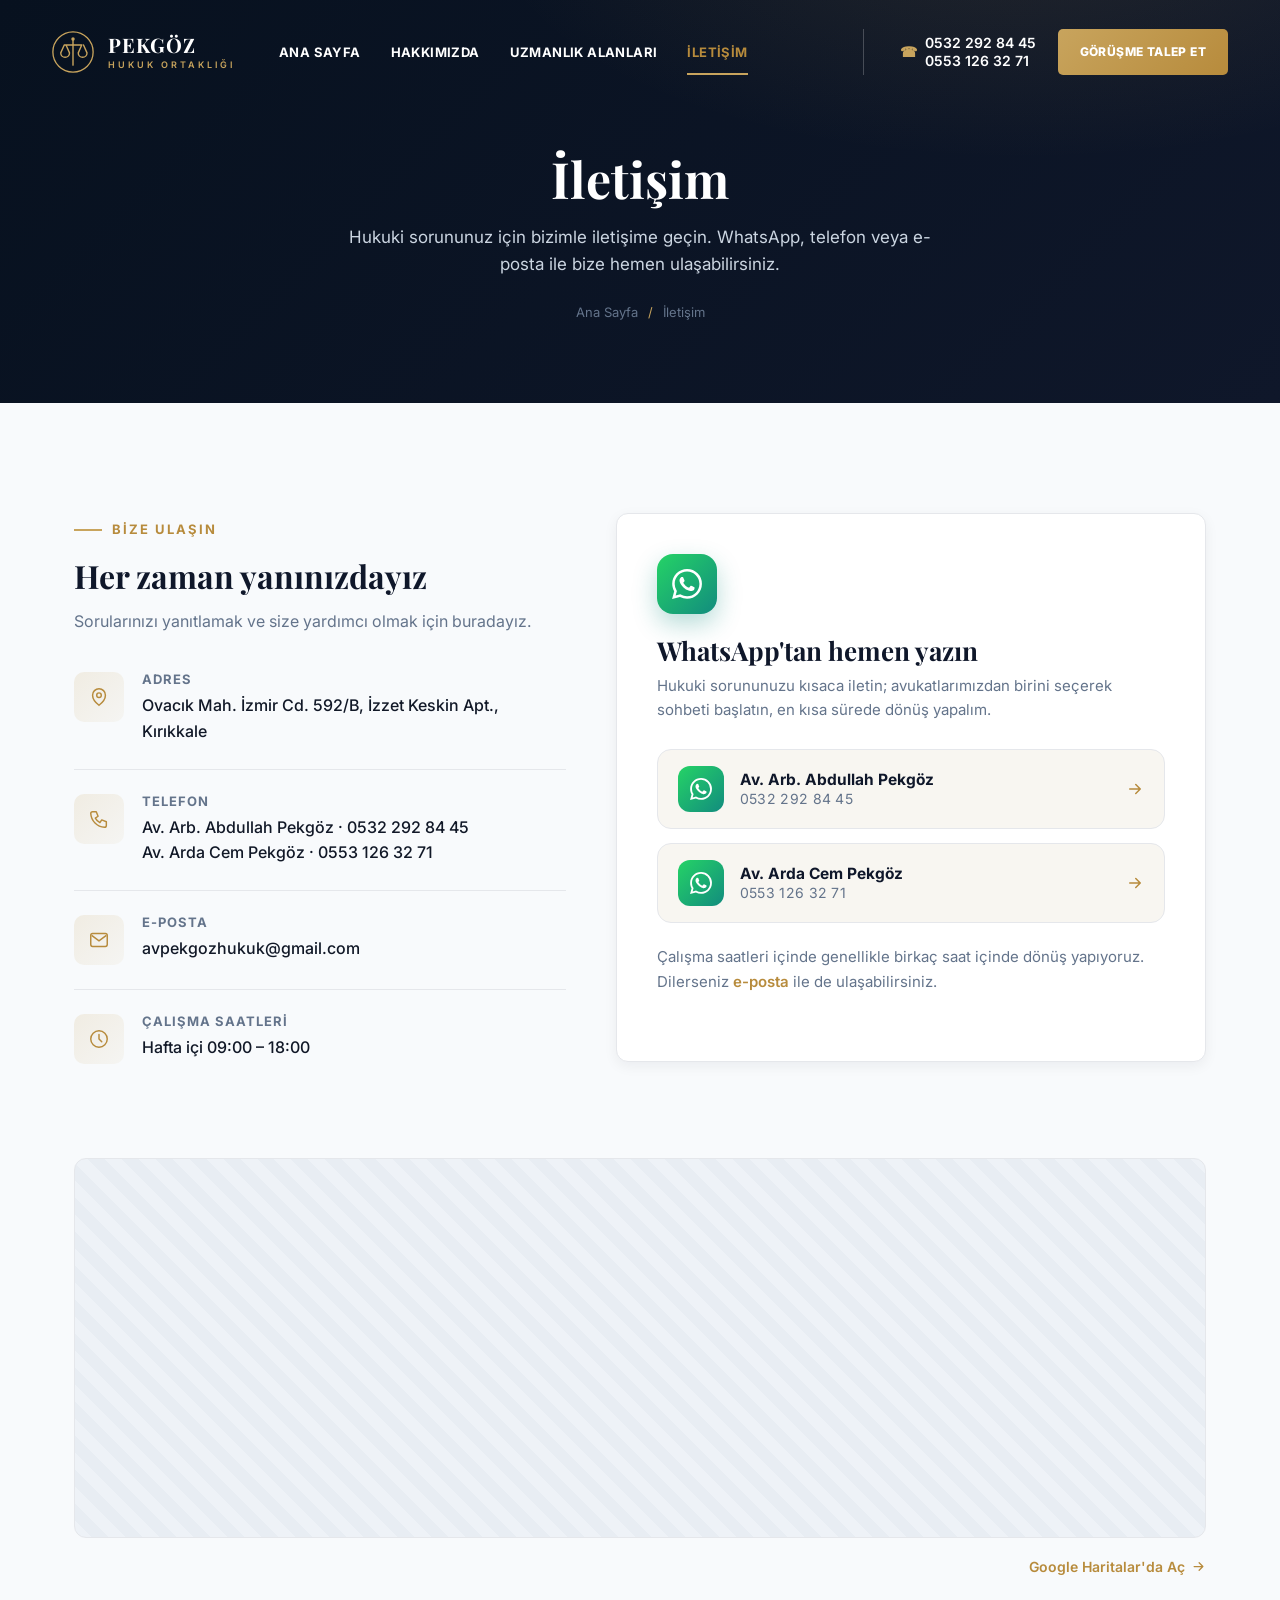
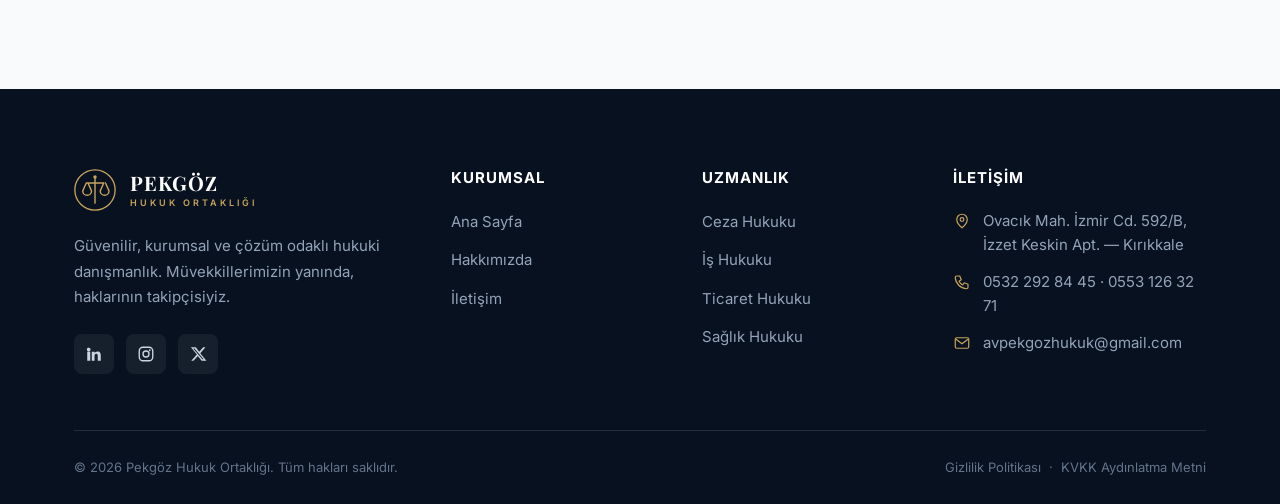
<file: iletisim.html>
<!DOCTYPE html>
<html lang="tr">
<head>
    <meta charset="UTF-8" />
    <meta name="viewport" content="width=device-width, initial-scale=1.0" />
    <meta name="description" content="Pekgöz Hukuk Ortaklığı ile iletişime geçin. WhatsApp, telefon veya e-posta ile ulaşın. Adres: Ovacık Mah. İzmir Cd. 592/B, İzzet Keskin Apt., Kırıkkale." />
    <title>İletişim | Pekgöz Hukuk Ortaklığı — Kırıkkale</title>

    <link rel="preconnect" href="https://fonts.googleapis.com" />
    <link rel="preconnect" href="https://fonts.gstatic.com" crossorigin />
    <link href="https://fonts.googleapis.com/css2?family=Inter:wght@400;500;600;700;800&family=Playfair+Display:ital,wght@0,500;0,600;0,700;1,600&display=swap" rel="stylesheet" />
    <link rel="icon" type="image/svg+xml" href="assets/img/favicon.svg" />
    <!-- SEO -->
    <link rel="canonical" href="https://www.pekgozhukuk.com/iletisim.html" />
    <meta name="robots" content="index, follow, max-image-preview:large" />
    <meta name="author" content="Pekgöz Hukuk Ortaklığı" />
    <meta name="theme-color" content="#0f172a" />
    <meta name="geo.region" content="TR-71" />
    <meta name="geo.placename" content="Kırıkkale" />
    <meta property="og:type" content="website" />
    <meta property="og:site_name" content="Pekgöz Hukuk Ortaklığı" />
    <meta property="og:locale" content="tr_TR" />
    <meta property="og:title" content="İletişim | Pekgöz Hukuk Ortaklığı — Kırıkkale" />
    <meta property="og:description" content="Pekgöz Hukuk Ortaklığı ile iletişime geçin. WhatsApp, telefon veya e-posta ile ulaşın. Adres: Ovacık Mah. İzmir Cd. 592/B, İzzet Keskin Apt., Kırıkkale." />
    <meta property="og:url" content="https://www.pekgozhukuk.com/iletisim.html" />
    <meta property="og:image" content="https://www.pekgozhukuk.com/assets/img/abdullah-pekgoz.jpeg" />
    <meta name="twitter:card" content="summary_large_image" />
    <meta name="twitter:title" content="İletişim | Pekgöz Hukuk Ortaklığı — Kırıkkale" />
    <meta name="twitter:description" content="Pekgöz Hukuk Ortaklığı ile iletişime geçin. WhatsApp, telefon veya e-posta ile ulaşın. Adres: Ovacık Mah. İzmir Cd. 592/B, İzzet Keskin Apt., Kırıkkale." />
    <meta name="twitter:image" content="https://www.pekgozhukuk.com/assets/img/abdullah-pekgoz.jpeg" />
    <!-- /SEO -->
    <link rel="stylesheet" href="assets/css/style.css" />
    <script type="application/ld+json">
{
  "@context": "https://schema.org",
  "@type": [
    "LegalService",
    "Attorney"
  ],
  "@id": "https://www.pekgozhukuk.com/#org",
  "name": "Pekgöz Hukuk Ortaklığı",
  "url": "https://www.pekgozhukuk.com/",
  "image": "https://www.pekgozhukuk.com/assets/img/abdullah-pekgoz.jpeg",
  "logo": "https://www.pekgozhukuk.com/assets/img/favicon.svg",
  "email": "avpekgozhukuk@gmail.com",
  "telephone": "+905322928445",
  "foundingDate": "1990",
  "priceRange": "₺₺",
  "areaServed": {
    "@type": "AdministrativeArea",
    "name": "Kırıkkale"
  },
  "address": {
    "@type": "PostalAddress",
    "streetAddress": "Ovacık Mah. İzmir Cd. 592/B, İzzet Keskin Apt.",
    "addressLocality": "Kırıkkale",
    "addressRegion": "Kırıkkale",
    "addressCountry": "TR"
  },
  "openingHoursSpecification": [
    {
      "@type": "OpeningHoursSpecification",
      "dayOfWeek": [
        "Monday",
        "Tuesday",
        "Wednesday",
        "Thursday",
        "Friday"
      ],
      "opens": "09:00",
      "closes": "18:00"
    }
  ],
  "knowsAbout": [
    "Ceza Hukuku",
    "İş Hukuku",
    "Ticaret Hukuku",
    "İcra ve İflas Hukuku",
    "Aile Hukuku",
    "Sağlık Hukuku",
    "Rekabet Hukuku",
    "Eşya Hukuku",
    "Arabuluculuk ve Uzlaştırma",
    "Tahkim"
  ]
}
    </script>
    <script type="application/ld+json">
{
  "@context": "https://schema.org",
  "@type": "BreadcrumbList",
  "itemListElement": [
    {
      "@type": "ListItem",
      "position": 1,
      "name": "Ana Sayfa",
      "item": "https://www.pekgozhukuk.com/"
    },
    {
      "@type": "ListItem",
      "position": 2,
      "name": "İletişim",
      "item": "https://www.pekgozhukuk.com/iletisim.html"
    }
  ]
}
    </script>
</head>
<body>

<header class="site-header">
    <nav class="navbar">
        <a href="index.html" class="navbar-logo">
            <svg class="logo-mark" viewBox="0 0 48 48" fill="none">
                <circle cx="24" cy="24" r="23" stroke="#c8a45d" stroke-width="1.5"/>
                <path d="M24 9v30M14 16h20M14 16l-4 9a5 5 0 0010 0l-4-9M34 16l-4 9a5 5 0 0010 0l-4-9" stroke="#c8a45d" stroke-width="1.6" stroke-linecap="round" stroke-linejoin="round"/>
                <circle cx="24" cy="9" r="2" fill="#c8a45d"/>
            </svg>
            <span class="logo-text"><span class="logo-name">PEKGÖZ</span><span class="logo-sub">Hukuk Ortaklığı</span></span>
        </a>
        <button class="mobile-menu-btn" aria-label="Menüyü Aç"><span></span><span></span><span></span></button>
        <div class="navbar-menu">
            <ul class="navbar-links">
                <li><a href="index.html">Ana Sayfa</a></li>
                <li><a href="hakkimizda.html">Hakkımızda</a></li>
                <li><a href="uzmanlik-alanlari.html">Uzmanlık Alanları</a></li>
                <li><a href="iletisim.html" class="active">İletişim</a></li>
            </ul>
            <div class="navbar-contact">
                <div class="phone-link"><span>☎</span><span class="phone-nums"><a href="tel:+905322928445">0532 292 84 45</a><a href="tel:+905531263271">0553 126 32 71</a></span></div>
                <a href="iletisim.html" class="appointment-btn">Görüşme Talep Et</a>
            </div>
        </div>
    </nav>
</header>

<main>
    <section class="page-hero">
        <div class="container">
            <h1>İletişim</h1>
            <p>Hukuki sorununuz için bizimle iletişime geçin. WhatsApp, telefon veya e-posta ile bize hemen ulaşabilirsiniz.</p>
            <div class="breadcrumb"><a href="index.html">Ana Sayfa</a><span class="sep">/</span><span>İletişim</span></div>
        </div>
    </section>

    <section class="section">
        <div class="container contact-grid">
            <!-- İletişim bilgileri -->
            <div class="contact-info reveal">
                <p class="eyebrow">Bize Ulaşın</p>
                <h2 style="font-size:32px;margin-bottom:14px;">Her zaman yanınızdayız</h2>
                <p style="color:var(--muted);margin-bottom:14px;">Sorularınızı yanıtlamak ve size yardımcı olmak için buradayız.</p>

                <div class="info-item">
                    <div class="ic"><svg width="22" height="22" viewBox="0 0 24 24" fill="none"><path d="M12 21s-7-5.5-7-11a7 7 0 1114 0c0 5.5-7 11-7 11z" stroke="currentColor" stroke-width="1.6"/><circle cx="12" cy="10" r="2.5" stroke="currentColor" stroke-width="1.6"/></svg></div>
                    <div><h4>Adres</h4><p>Ovacık Mah. İzmir Cd. 592/B, İzzet Keskin Apt., Kırıkkale</p></div>
                </div>
                <div class="info-item">
                    <div class="ic"><svg width="22" height="22" viewBox="0 0 24 24" fill="none"><path d="M5 4h4l2 5-3 2a12 12 0 005 5l2-3 5 2v4a2 2 0 01-2 2A16 16 0 013 6a2 2 0 012-2z" stroke="currentColor" stroke-width="1.6" stroke-linejoin="round"/></svg></div>
                    <div><h4>Telefon</h4>
                        <p>Av. Arb. Abdullah Pekgöz · <a href="tel:+905322928445">0532 292 84 45</a></p>
                        <p>Av. Arda Cem Pekgöz · <a href="tel:+905531263271">0553 126 32 71</a></p>
                    </div>
                </div>
                <div class="info-item">
                    <div class="ic"><svg width="22" height="22" viewBox="0 0 24 24" fill="none"><rect x="3" y="5" width="18" height="14" rx="2" stroke="currentColor" stroke-width="1.6"/><path d="M4 7l8 6 8-6" stroke="currentColor" stroke-width="1.6"/></svg></div>
                    <div><h4>E-posta</h4><p><a href="mailto:avpekgozhukuk@gmail.com">avpekgozhukuk@gmail.com</a></p></div>
                </div>
                <div class="info-item">
                    <div class="ic"><svg width="22" height="22" viewBox="0 0 24 24" fill="none"><circle cx="12" cy="12" r="9" stroke="currentColor" stroke-width="1.6"/><path d="M12 7v5l3 3" stroke="currentColor" stroke-width="1.6" stroke-linecap="round"/></svg></div>
                    <div><h4>Çalışma Saatleri</h4><p>Hafta içi 09:00 – 18:00</p></div>
                </div>
            </div>

            <!-- WhatsApp ile iletişim -->
            <div class="contact-wa reveal">
                <div class="wa-badge">
                    <svg width="30" height="30" viewBox="0 0 24 24" fill="currentColor" aria-hidden="true"><path d="M17.472 14.382c-.297-.149-1.758-.867-2.03-.967-.273-.099-.471-.148-.67.15-.197.297-.767.966-.94 1.164-.173.199-.347.223-.644.075-.297-.15-1.255-.463-2.39-1.475-.883-.788-1.48-1.761-1.653-2.059-.173-.297-.018-.458.13-.606.134-.133.298-.347.446-.52.149-.174.198-.298.298-.497.099-.198.05-.371-.025-.52-.075-.149-.669-1.612-.916-2.207-.242-.579-.487-.5-.669-.51-.173-.008-.371-.01-.57-.01-.198 0-.52.074-.792.372-.272.297-1.04 1.016-1.04 2.479 0 1.462 1.065 2.875 1.213 3.074.149.198 2.096 3.2 5.077 4.487.709.306 1.262.489 1.694.625.712.227 1.36.195 1.871.118.571-.085 1.758-.719 2.006-1.413.248-.694.248-1.29.173-1.414-.074-.124-.272-.198-.57-.347zM12.05 21.785h-.004a9.87 9.87 0 0 1-5.031-1.378l-.361-.214-3.741.982.998-3.648-.235-.374a9.86 9.86 0 0 1-1.51-5.26c.001-5.45 4.436-9.884 9.888-9.884a9.825 9.825 0 0 1 6.988 2.9 9.825 9.825 0 0 1 2.892 6.994c-.003 5.45-4.437 9.884-9.885 9.884zm8.413-18.297A11.815 11.815 0 0 0 12.05 0C5.495 0 .16 5.335.157 11.892c0 2.096.547 4.142 1.588 5.945L.057 24l6.305-1.654a11.882 11.882 0 0 0 5.683 1.448h.005c6.554 0 11.89-5.335 11.893-11.893A11.821 11.821 0 0 0 20.463 3.488z"/></svg>
                </div>
                <h3>WhatsApp'tan hemen yazın</h3>
                <p>Hukuki sorununuzu kısaca iletin; avukatlarımızdan birini seçerek sohbeti başlatın, en kısa sürede dönüş yapalım.</p>
                <div class="wa-actions">
                    <a class="wa-btn" href="https://wa.me/905322928445?text=Merhaba%2C%20hukuki%20dan%C4%B1%C5%9Fmanl%C4%B1k%20almak%20istiyorum." target="_blank" rel="noopener">
                        <span class="wa-btn-ic"><svg width="22" height="22" viewBox="0 0 24 24" fill="currentColor" aria-hidden="true"><path d="M17.472 14.382c-.297-.149-1.758-.867-2.03-.967-.273-.099-.471-.148-.67.15-.197.297-.767.966-.94 1.164-.173.199-.347.223-.644.075-.297-.15-1.255-.463-2.39-1.475-.883-.788-1.48-1.761-1.653-2.059-.173-.297-.018-.458.13-.606.134-.133.298-.347.446-.52.149-.174.198-.298.298-.497.099-.198.05-.371-.025-.52-.075-.149-.669-1.612-.916-2.207-.242-.579-.487-.5-.669-.51-.173-.008-.371-.01-.57-.01-.198 0-.52.074-.792.372-.272.297-1.04 1.016-1.04 2.479 0 1.462 1.065 2.875 1.213 3.074.149.198 2.096 3.2 5.077 4.487.709.306 1.262.489 1.694.625.712.227 1.36.195 1.871.118.571-.085 1.758-.719 2.006-1.413.248-.694.248-1.29.173-1.414-.074-.124-.272-.198-.57-.347zM12.05 21.785h-.004a9.87 9.87 0 0 1-5.031-1.378l-.361-.214-3.741.982.998-3.648-.235-.374a9.86 9.86 0 0 1-1.51-5.26c.001-5.45 4.436-9.884 9.888-9.884a9.825 9.825 0 0 1 6.988 2.9 9.825 9.825 0 0 1 2.892 6.994c-.003 5.45-4.437 9.884-9.885 9.884zm8.413-18.297A11.815 11.815 0 0 0 12.05 0C5.495 0 .16 5.335.157 11.892c0 2.096.547 4.142 1.588 5.945L.057 24l6.305-1.654a11.882 11.882 0 0 0 5.683 1.448h.005c6.554 0 11.89-5.335 11.893-11.893A11.821 11.821 0 0 0 20.463 3.488z"/></svg></span>
                        <span class="wa-btn-text"><strong>Av. Arb. Abdullah Pekgöz</strong><small>0532 292 84 45</small></span>
                        <svg class="wa-btn-arrow" width="18" height="18" viewBox="0 0 24 24" fill="none"><path d="M5 12h14M13 6l6 6-6 6" stroke="currentColor" stroke-width="2" stroke-linecap="round" stroke-linejoin="round"/></svg>
                    </a>
                    <a class="wa-btn" href="https://wa.me/905531263271?text=Merhaba%2C%20hukuki%20dan%C4%B1%C5%9Fmanl%C4%B1k%20almak%20istiyorum." target="_blank" rel="noopener">
                        <span class="wa-btn-ic"><svg width="22" height="22" viewBox="0 0 24 24" fill="currentColor" aria-hidden="true"><path d="M17.472 14.382c-.297-.149-1.758-.867-2.03-.967-.273-.099-.471-.148-.67.15-.197.297-.767.966-.94 1.164-.173.199-.347.223-.644.075-.297-.15-1.255-.463-2.39-1.475-.883-.788-1.48-1.761-1.653-2.059-.173-.297-.018-.458.13-.606.134-.133.298-.347.446-.52.149-.174.198-.298.298-.497.099-.198.05-.371-.025-.52-.075-.149-.669-1.612-.916-2.207-.242-.579-.487-.5-.669-.51-.173-.008-.371-.01-.57-.01-.198 0-.52.074-.792.372-.272.297-1.04 1.016-1.04 2.479 0 1.462 1.065 2.875 1.213 3.074.149.198 2.096 3.2 5.077 4.487.709.306 1.262.489 1.694.625.712.227 1.36.195 1.871.118.571-.085 1.758-.719 2.006-1.413.248-.694.248-1.29.173-1.414-.074-.124-.272-.198-.57-.347zM12.05 21.785h-.004a9.87 9.87 0 0 1-5.031-1.378l-.361-.214-3.741.982.998-3.648-.235-.374a9.86 9.86 0 0 1-1.51-5.26c.001-5.45 4.436-9.884 9.888-9.884a9.825 9.825 0 0 1 6.988 2.9 9.825 9.825 0 0 1 2.892 6.994c-.003 5.45-4.437 9.884-9.885 9.884zm8.413-18.297A11.815 11.815 0 0 0 12.05 0C5.495 0 .16 5.335.157 11.892c0 2.096.547 4.142 1.588 5.945L.057 24l6.305-1.654a11.882 11.882 0 0 0 5.683 1.448h.005c6.554 0 11.89-5.335 11.893-11.893A11.821 11.821 0 0 0 20.463 3.488z"/></svg></span>
                        <span class="wa-btn-text"><strong>Av. Arda Cem Pekgöz</strong><small>0553 126 32 71</small></span>
                        <svg class="wa-btn-arrow" width="18" height="18" viewBox="0 0 24 24" fill="none"><path d="M5 12h14M13 6l6 6-6 6" stroke="currentColor" stroke-width="2" stroke-linecap="round" stroke-linejoin="round"/></svg>
                    </a>
                </div>
                <p class="wa-note">Çalışma saatleri içinde genellikle birkaç saat içinde dönüş yapıyoruz. Dilerseniz <a href="mailto:avpekgozhukuk@gmail.com">e-posta</a> ile de ulaşabilirsiniz.</p>
            </div>
        </div>

        <div class="container">
            <div class="map-embed reveal">
                <iframe
                    title="Pekgöz Hukuk Ortaklığı — Ovacık Mah. İzmir Cd. 592/B, İzzet Keskin Apt., Kırıkkale"
                    src="https://maps.google.com/maps?width=100%25&height=100%25&hl=tr&q=Ovac%C4%B1k%20Mahallesi%20%C4%B0zmir%20Caddesi%20592%2FB%20%C4%B0zzet%20Keskin%20Apartman%C4%B1%20K%C4%B1r%C4%B1kkale&t=&z=16&ie=UTF8&iwloc=B&output=embed"
                    width="100%" height="100%" style="border:0;display:block;"
                    loading="lazy" referrerpolicy="no-referrer-when-downgrade" allowfullscreen></iframe>
            </div>
            <p class="map-link reveal"><a href="https://www.google.com/maps/search/?api=1&query=Ovac%C4%B1k%20Mahallesi%20%C4%B0zmir%20Caddesi%20592%2FB%20%C4%B0zzet%20Keskin%20Apartman%C4%B1%20K%C4%B1r%C4%B1kkale" target="_blank" rel="noopener">Google Haritalar'da Aç <svg width="15" height="15" viewBox="0 0 24 24" fill="none"><path d="M5 12h14M13 6l6 6-6 6" stroke="currentColor" stroke-width="2" stroke-linecap="round" stroke-linejoin="round"/></svg></a></p>
        </div>
    </section>
</main>

<footer class="site-footer">
    <div class="container">
        <div class="footer-grid">
            <div class="footer-brand">
                <a href="index.html" class="navbar-logo">
                    <svg class="logo-mark" viewBox="0 0 48 48" fill="none">
                        <circle cx="24" cy="24" r="23" stroke="#c8a45d" stroke-width="1.5"/>
                        <path d="M24 9v30M14 16h20M14 16l-4 9a5 5 0 0010 0l-4-9M34 16l-4 9a5 5 0 0010 0l-4-9" stroke="#c8a45d" stroke-width="1.6" stroke-linecap="round" stroke-linejoin="round"/>
                        <circle cx="24" cy="9" r="2" fill="#c8a45d"/>
                    </svg>
                    <span class="logo-text"><span class="logo-name">PEKGÖZ</span><span class="logo-sub">Hukuk Ortaklığı</span></span>
                </a>
                <p>Güvenilir, kurumsal ve çözüm odaklı hukuki danışmanlık. Müvekkillerimizin yanında, haklarının takipçisiyiz.</p>
                <div class="footer-social">
                    <a href="#" aria-label="LinkedIn"><svg width="18" height="18" viewBox="0 0 24 24" fill="currentColor"><path d="M4.98 3.5a2.5 2.5 0 11-.02 5 2.5 2.5 0 01.02-5zM3 9h4v12H3zM9 9h3.8v1.7h.05c.53-1 1.83-2.05 3.77-2.05C20.5 8.65 21 11.1 21 14.2V21h-4v-6c0-1.43-.03-3.27-2-3.27-2 0-2.3 1.56-2.3 3.17V21H9z"/></svg></a>
                    <a href="#" aria-label="Instagram"><svg width="18" height="18" viewBox="0 0 24 24" fill="none"><rect x="3" y="3" width="18" height="18" rx="5" stroke="currentColor" stroke-width="1.8"/><circle cx="12" cy="12" r="4" stroke="currentColor" stroke-width="1.8"/><circle cx="17" cy="7" r="1.2" fill="currentColor"/></svg></a>
                    <a href="#" aria-label="Twitter"><svg width="18" height="18" viewBox="0 0 24 24" fill="currentColor"><path d="M18.9 3H22l-7 8 8.2 10h-6.4l-5-6.2L6 21H3l7.5-8.5L2.5 3h6.6l4.5 5.9L18.9 3zm-1.1 16h1.7L7.3 4.8H5.5L17.8 19z"/></svg></a>
                </div>
            </div>
            <div class="footer-col"><h4>Kurumsal</h4><ul><li><a href="index.html">Ana Sayfa</a></li><li><a href="hakkimizda.html">Hakkımızda</a></li><li><a href="iletisim.html">İletişim</a></li></ul></div>
            <div class="footer-col"><h4>Uzmanlık</h4><ul><li><a href="uzmanlik-alanlari.html">Ceza Hukuku</a></li><li><a href="uzmanlik-alanlari.html">İş Hukuku</a></li><li><a href="uzmanlik-alanlari.html">Ticaret Hukuku</a></li><li><a href="uzmanlik-alanlari.html">Sağlık Hukuku</a></li></ul></div>
            <div class="footer-col">
                <h4>İletişim</h4>
                <ul class="footer-contact">
                    <li><svg width="18" height="18" viewBox="0 0 24 24" fill="none"><path d="M12 21s-7-5.5-7-11a7 7 0 1114 0c0 5.5-7 11-7 11z" stroke="currentColor" stroke-width="1.6"/><circle cx="12" cy="10" r="2.5" stroke="currentColor" stroke-width="1.6"/></svg> Ovacık Mah. İzmir Cd. 592/B, İzzet Keskin Apt. — Kırıkkale</li>
                    <li><svg width="18" height="18" viewBox="0 0 24 24" fill="none"><path d="M5 4h4l2 5-3 2a12 12 0 005 5l2-3 5 2v4a2 2 0 01-2 2A16 16 0 013 6a2 2 0 012-2z" stroke="currentColor" stroke-width="1.6" stroke-linejoin="round"/></svg> 0532 292 84 45 · 0553 126 32 71</li>
                    <li><svg width="18" height="18" viewBox="0 0 24 24" fill="none"><rect x="3" y="5" width="18" height="14" rx="2" stroke="currentColor" stroke-width="1.6"/><path d="M4 7l8 6 8-6" stroke="currentColor" stroke-width="1.6"/></svg> avpekgozhukuk@gmail.com</li>
                </ul>
            </div>
        </div>
        <div class="footer-bottom">
            <span>© <span id="year">2026</span> Pekgöz Hukuk Ortaklığı. Tüm hakları saklıdır.</span>
            <span><a href="#">Gizlilik Politikası</a> &nbsp;·&nbsp; <a href="#">KVKK Aydınlatma Metni</a></span>
        </div>
    </div>
</footer>

<script src="assets/js/main.js"></script>
</body>
</html>
</file>
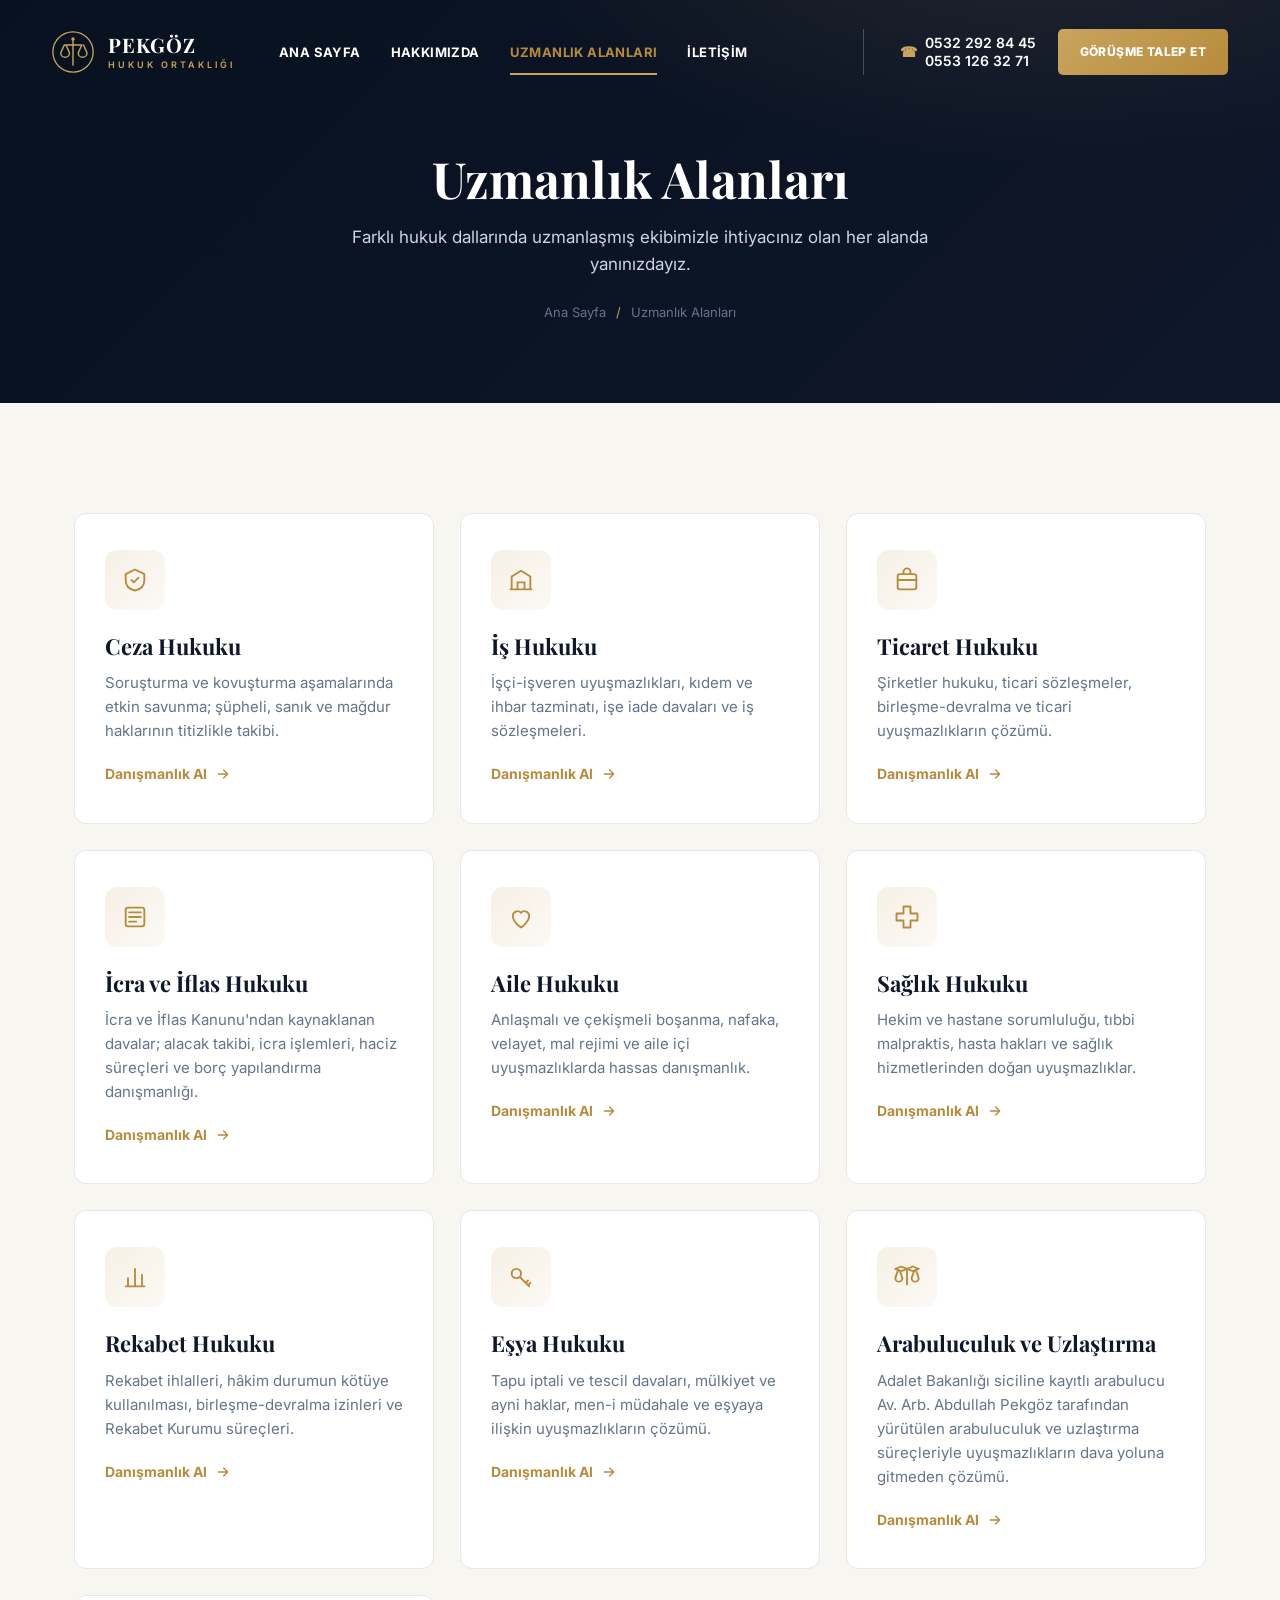
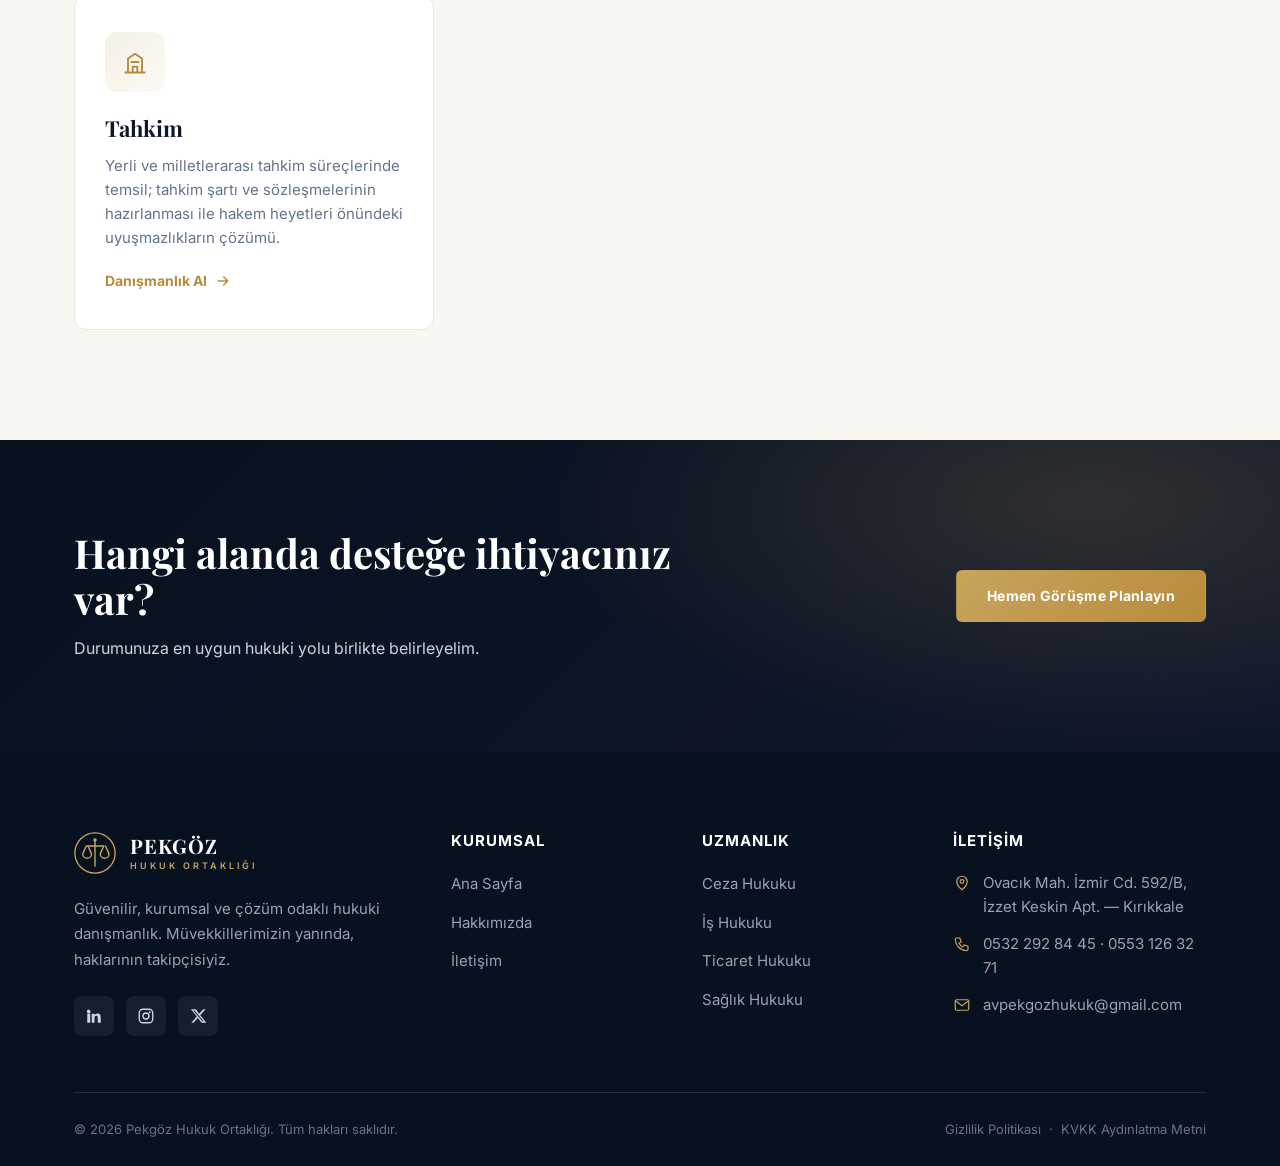
<file: uzmanlik-alanlari.html>
<!DOCTYPE html>
<html lang="tr">
<head>
    <meta charset="UTF-8" />
    <meta name="viewport" content="width=device-width, initial-scale=1.0" />
    <meta name="description" content="Ceza, iş, ticaret, icra-iflas, aile, sağlık, rekabet ve eşya hukuku ile arabuluculuk, uzlaştırma ve tahkim. Kırıkkale’de uzman hukuki danışmanlık ve dava takibi." />
    <title>Uzmanlık Alanları | Pekgöz Hukuk Ortaklığı — Kırıkkale Avukat</title>

    <link rel="preconnect" href="https://fonts.googleapis.com" />
    <link rel="preconnect" href="https://fonts.gstatic.com" crossorigin />
    <link href="https://fonts.googleapis.com/css2?family=Inter:wght@400;500;600;700;800&family=Playfair+Display:ital,wght@0,500;0,600;0,700;1,600&display=swap" rel="stylesheet" />
    <link rel="icon" type="image/svg+xml" href="assets/img/favicon.svg" />
    <!-- SEO -->
    <link rel="canonical" href="https://www.pekgozhukuk.com/uzmanlik-alanlari.html" />
    <meta name="robots" content="index, follow, max-image-preview:large" />
    <meta name="author" content="Pekgöz Hukuk Ortaklığı" />
    <meta name="theme-color" content="#0f172a" />
    <meta name="geo.region" content="TR-71" />
    <meta name="geo.placename" content="Kırıkkale" />
    <meta property="og:type" content="website" />
    <meta property="og:site_name" content="Pekgöz Hukuk Ortaklığı" />
    <meta property="og:locale" content="tr_TR" />
    <meta property="og:title" content="Uzmanlık Alanları | Pekgöz Hukuk Ortaklığı — Kırıkkale Avukat" />
    <meta property="og:description" content="Ceza, iş, ticaret, icra-iflas, aile, sağlık, rekabet ve eşya hukuku ile arabuluculuk, uzlaştırma ve tahkim. Kırıkkale’de uzman hukuki danışmanlık ve dava takibi." />
    <meta property="og:url" content="https://www.pekgozhukuk.com/uzmanlik-alanlari.html" />
    <meta property="og:image" content="https://www.pekgozhukuk.com/assets/img/abdullah-pekgoz.jpeg" />
    <meta name="twitter:card" content="summary_large_image" />
    <meta name="twitter:title" content="Uzmanlık Alanları | Pekgöz Hukuk Ortaklığı — Kırıkkale Avukat" />
    <meta name="twitter:description" content="Ceza, iş, ticaret, icra-iflas, aile, sağlık, rekabet ve eşya hukuku ile arabuluculuk, uzlaştırma ve tahkim. Kırıkkale’de uzman hukuki danışmanlık ve dava takibi." />
    <meta name="twitter:image" content="https://www.pekgozhukuk.com/assets/img/abdullah-pekgoz.jpeg" />
    <!-- /SEO -->
    <link rel="stylesheet" href="assets/css/style.css" />
    <script type="application/ld+json">
{
  "@context": "https://schema.org",
  "@type": [
    "LegalService",
    "Attorney"
  ],
  "@id": "https://www.pekgozhukuk.com/#org",
  "name": "Pekgöz Hukuk Ortaklığı",
  "url": "https://www.pekgozhukuk.com/",
  "image": "https://www.pekgozhukuk.com/assets/img/abdullah-pekgoz.jpeg",
  "logo": "https://www.pekgozhukuk.com/assets/img/favicon.svg",
  "email": "avpekgozhukuk@gmail.com",
  "telephone": "+905322928445",
  "foundingDate": "1990",
  "priceRange": "₺₺",
  "areaServed": {
    "@type": "AdministrativeArea",
    "name": "Kırıkkale"
  },
  "address": {
    "@type": "PostalAddress",
    "streetAddress": "Ovacık Mah. İzmir Cd. 592/B, İzzet Keskin Apt.",
    "addressLocality": "Kırıkkale",
    "addressRegion": "Kırıkkale",
    "addressCountry": "TR"
  },
  "openingHoursSpecification": [
    {
      "@type": "OpeningHoursSpecification",
      "dayOfWeek": [
        "Monday",
        "Tuesday",
        "Wednesday",
        "Thursday",
        "Friday"
      ],
      "opens": "09:00",
      "closes": "18:00"
    }
  ],
  "knowsAbout": [
    "Ceza Hukuku",
    "İş Hukuku",
    "Ticaret Hukuku",
    "İcra ve İflas Hukuku",
    "Aile Hukuku",
    "Sağlık Hukuku",
    "Rekabet Hukuku",
    "Eşya Hukuku",
    "Arabuluculuk ve Uzlaştırma",
    "Tahkim"
  ]
}
    </script>
    <script type="application/ld+json">
{
  "@context": "https://schema.org",
  "@type": "BreadcrumbList",
  "itemListElement": [
    {
      "@type": "ListItem",
      "position": 1,
      "name": "Ana Sayfa",
      "item": "https://www.pekgozhukuk.com/"
    },
    {
      "@type": "ListItem",
      "position": 2,
      "name": "Uzmanlık Alanları",
      "item": "https://www.pekgozhukuk.com/uzmanlik-alanlari.html"
    }
  ]
}
    </script>
</head>
<body>

<header class="site-header">
    <nav class="navbar">
        <a href="index.html" class="navbar-logo">
            <svg class="logo-mark" viewBox="0 0 48 48" fill="none">
                <circle cx="24" cy="24" r="23" stroke="#c8a45d" stroke-width="1.5"/>
                <path d="M24 9v30M14 16h20M14 16l-4 9a5 5 0 0010 0l-4-9M34 16l-4 9a5 5 0 0010 0l-4-9" stroke="#c8a45d" stroke-width="1.6" stroke-linecap="round" stroke-linejoin="round"/>
                <circle cx="24" cy="9" r="2" fill="#c8a45d"/>
            </svg>
            <span class="logo-text"><span class="logo-name">PEKGÖZ</span><span class="logo-sub">Hukuk Ortaklığı</span></span>
        </a>
        <button class="mobile-menu-btn" aria-label="Menüyü Aç"><span></span><span></span><span></span></button>
        <div class="navbar-menu">
            <ul class="navbar-links">
                <li><a href="index.html">Ana Sayfa</a></li>
                <li><a href="hakkimizda.html">Hakkımızda</a></li>
                <li><a href="uzmanlik-alanlari.html" class="active">Uzmanlık Alanları</a></li>
                <li><a href="iletisim.html">İletişim</a></li>
            </ul>
            <div class="navbar-contact">
                <div class="phone-link"><span>☎</span><span class="phone-nums"><a href="tel:+905322928445">0532 292 84 45</a><a href="tel:+905531263271">0553 126 32 71</a></span></div>
                <a href="iletisim.html" class="appointment-btn">Görüşme Talep Et</a>
            </div>
        </div>
    </nav>
</header>

<main>
    <section class="page-hero">
        <div class="container">
            <h1>Uzmanlık Alanları</h1>
            <p>Farklı hukuk dallarında uzmanlaşmış ekibimizle ihtiyacınız olan her alanda yanınızdayız.</p>
            <div class="breadcrumb"><a href="index.html">Ana Sayfa</a><span class="sep">/</span><span>Uzmanlık Alanları</span></div>
        </div>
    </section>

    <section class="section practice">
        <div class="container">
            <div class="card-grid">
                <div class="service-card reveal" id="ceza">
                    <div class="icon"><svg width="28" height="28" viewBox="0 0 24 24" fill="none"><path d="M12 3l8 4v5c0 4.5-3 8-8 9-5-1-8-4.5-8-9V7l8-4z" stroke="currentColor" stroke-width="1.6" stroke-linejoin="round"/><path d="M9 12l2 2 4-4" stroke="currentColor" stroke-width="1.6" stroke-linecap="round" stroke-linejoin="round"/></svg></div>
                    <h3>Ceza Hukuku</h3>
                    <p>Soruşturma ve kovuşturma aşamalarında etkin savunma; şüpheli, sanık ve mağdur haklarının titizlikle takibi.</p>
                    <a href="iletisim.html" class="more">Danışmanlık Al <svg width="16" height="16" viewBox="0 0 24 24" fill="none"><path d="M5 12h14M13 6l6 6-6 6" stroke="currentColor" stroke-width="2" stroke-linecap="round" stroke-linejoin="round"/></svg></a>
                </div>
                <div class="service-card reveal" id="is">
                    <div class="icon"><svg width="28" height="28" viewBox="0 0 24 24" fill="none"><path d="M4 20V9l8-5 8 5v11" stroke="currentColor" stroke-width="1.6" stroke-linejoin="round"/><path d="M9 20v-6h6v6M3 20h18" stroke="currentColor" stroke-width="1.6" stroke-linecap="round"/></svg></div>
                    <h3>İş Hukuku</h3>
                    <p>İşçi-işveren uyuşmazlıkları, kıdem ve ihbar tazminatı, işe iade davaları ve iş sözleşmeleri.</p>
                    <a href="iletisim.html" class="more">Danışmanlık Al <svg width="16" height="16" viewBox="0 0 24 24" fill="none"><path d="M5 12h14M13 6l6 6-6 6" stroke="currentColor" stroke-width="2" stroke-linecap="round" stroke-linejoin="round"/></svg></a>
                </div>
                <div class="service-card reveal" id="ticaret">
                    <div class="icon"><svg width="28" height="28" viewBox="0 0 24 24" fill="none"><rect x="4" y="7" width="16" height="13" rx="2" stroke="currentColor" stroke-width="1.6"/><path d="M9 7V5a3 3 0 016 0v2M4 12h16" stroke="currentColor" stroke-width="1.6" stroke-linecap="round"/></svg></div>
                    <h3>Ticaret Hukuku</h3>
                    <p>Şirketler hukuku, ticari sözleşmeler, birleşme-devralma ve ticari uyuşmazlıkların çözümü.</p>
                    <a href="iletisim.html" class="more">Danışmanlık Al <svg width="16" height="16" viewBox="0 0 24 24" fill="none"><path d="M5 12h14M13 6l6 6-6 6" stroke="currentColor" stroke-width="2" stroke-linecap="round" stroke-linejoin="round"/></svg></a>
                </div>
                <div class="service-card reveal" id="icra">
                    <div class="icon"><svg width="28" height="28" viewBox="0 0 24 24" fill="none"><path d="M7 8h10M7 12h10M7 16h6" stroke="currentColor" stroke-width="1.6" stroke-linecap="round"/><rect x="4" y="4" width="16" height="16" rx="2" stroke="currentColor" stroke-width="1.6"/></svg></div>
                    <h3>İcra ve İflas Hukuku</h3>
                    <p>İcra ve İflas Kanunu'ndan kaynaklanan davalar; alacak takibi, icra işlemleri, haciz süreçleri ve borç yapılandırma danışmanlığı.</p>
                    <a href="iletisim.html" class="more">Danışmanlık Al <svg width="16" height="16" viewBox="0 0 24 24" fill="none"><path d="M5 12h14M13 6l6 6-6 6" stroke="currentColor" stroke-width="2" stroke-linecap="round" stroke-linejoin="round"/></svg></a>
                </div>
                <div class="service-card reveal" id="aile">
                    <div class="icon"><svg width="28" height="28" viewBox="0 0 24 24" fill="none"><path d="M12 21s-7-4.5-7-10a4 4 0 017-2.6A4 4 0 0119 11c0 5.5-7 10-7 10z" stroke="currentColor" stroke-width="1.6" stroke-linejoin="round"/></svg></div>
                    <h3>Aile Hukuku</h3>
                    <p>Anlaşmalı ve çekişmeli boşanma, nafaka, velayet, mal rejimi ve aile içi uyuşmazlıklarda hassas danışmanlık.</p>
                    <a href="iletisim.html" class="more">Danışmanlık Al <svg width="16" height="16" viewBox="0 0 24 24" fill="none"><path d="M5 12h14M13 6l6 6-6 6" stroke="currentColor" stroke-width="2" stroke-linecap="round" stroke-linejoin="round"/></svg></a>
                </div>
                <div class="service-card reveal" id="saglik">
                    <div class="icon"><svg width="28" height="28" viewBox="0 0 24 24" fill="none"><path d="M9 3h6v6h6v6h-6v6H9v-6H3V9h6V3z" stroke="currentColor" stroke-width="1.6" stroke-linejoin="round"/></svg></div>
                    <h3>Sağlık Hukuku</h3>
                    <p>Hekim ve hastane sorumluluğu, tıbbi malpraktis, hasta hakları ve sağlık hizmetlerinden doğan uyuşmazlıklar.</p>
                    <a href="iletisim.html" class="more">Danışmanlık Al <svg width="16" height="16" viewBox="0 0 24 24" fill="none"><path d="M5 12h14M13 6l6 6-6 6" stroke="currentColor" stroke-width="2" stroke-linecap="round" stroke-linejoin="round"/></svg></a>
                </div>
                <div class="service-card reveal" id="rekabet">
                    <div class="icon"><svg width="28" height="28" viewBox="0 0 24 24" fill="none"><path d="M4 20h16M6 20v-7M12 20V5M18 20v-10" stroke="currentColor" stroke-width="1.6" stroke-linecap="round" stroke-linejoin="round"/></svg></div>
                    <h3>Rekabet Hukuku</h3>
                    <p>Rekabet ihlalleri, hâkim durumun kötüye kullanılması, birleşme-devralma izinleri ve Rekabet Kurumu süreçleri.</p>
                    <a href="iletisim.html" class="more">Danışmanlık Al <svg width="16" height="16" viewBox="0 0 24 24" fill="none"><path d="M5 12h14M13 6l6 6-6 6" stroke="currentColor" stroke-width="2" stroke-linecap="round" stroke-linejoin="round"/></svg></a>
                </div>
                <div class="service-card reveal" id="esya">
                    <div class="icon"><svg width="28" height="28" viewBox="0 0 24 24" fill="none"><circle cx="8" cy="9" r="4" stroke="currentColor" stroke-width="1.6"/><path d="M11 12l8 8M16 17l2-2M18 19l2-2" stroke="currentColor" stroke-width="1.6" stroke-linecap="round" stroke-linejoin="round"/></svg></div>
                    <h3>Eşya Hukuku</h3>
                    <p>Tapu iptali ve tescil davaları, mülkiyet ve ayni haklar, men-i müdahale ve eşyaya ilişkin uyuşmazlıkların çözümü.</p>
                    <a href="iletisim.html" class="more">Danışmanlık Al <svg width="16" height="16" viewBox="0 0 24 24" fill="none"><path d="M5 12h14M13 6l6 6-6 6" stroke="currentColor" stroke-width="2" stroke-linecap="round" stroke-linejoin="round"/></svg></a>
                </div>
                <div class="service-card reveal" id="arabuluculuk">
                    <div class="icon"><svg width="28" height="28" viewBox="0 0 24 24" fill="none"><path d="M12 5v14M12 5l5-2 5 2-5 2-5-2zM12 5L7 3 2 5l5 2 5-2z" stroke="currentColor" stroke-width="1.6" stroke-linejoin="round"/><path d="M4 7l-2 6a3 3 0 006 0L6 7M18 7l-2 6a3 3 0 006 0l-2-6" stroke="currentColor" stroke-width="1.6" stroke-linecap="round" stroke-linejoin="round"/></svg></div>
                    <h3>Arabuluculuk ve Uzlaştırma</h3>
                    <p>Adalet Bakanlığı siciline kayıtlı arabulucu Av. Arb. Abdullah Pekgöz tarafından yürütülen arabuluculuk ve uzlaştırma süreçleriyle uyuşmazlıkların dava yoluna gitmeden çözümü.</p>
                    <a href="av-abdullah-pekgoz.html" class="more">Danışmanlık Al <svg width="16" height="16" viewBox="0 0 24 24" fill="none"><path d="M5 12h14M13 6l6 6-6 6" stroke="currentColor" stroke-width="2" stroke-linecap="round" stroke-linejoin="round"/></svg></a>
                </div>
                <div class="service-card reveal" id="tahkim">
                    <div class="icon"><svg width="28" height="28" viewBox="0 0 24 24" fill="none"><path d="M3 21h18M6 21V9l6-4 6 4v12M10 21v-5h4v5" stroke="currentColor" stroke-width="1.6" stroke-linejoin="round"/><path d="M9 12h6" stroke="currentColor" stroke-width="1.6" stroke-linecap="round"/></svg></div>
                    <h3>Tahkim</h3>
                    <p>Yerli ve milletlerarası tahkim süreçlerinde temsil; tahkim şartı ve sözleşmelerinin hazırlanması ile hakem heyetleri önündeki uyuşmazlıkların çözümü.</p>
                    <a href="iletisim.html" class="more">Danışmanlık Al <svg width="16" height="16" viewBox="0 0 24 24" fill="none"><path d="M5 12h14M13 6l6 6-6 6" stroke="currentColor" stroke-width="2" stroke-linecap="round" stroke-linejoin="round"/></svg></a>
                </div>
            </div>
        </div>
    </section>

    <section class="cta">
        <div class="container cta-inner">
            <div class="reveal"><h2>Hangi alanda desteğe ihtiyacınız var?</h2><p>Durumunuza en uygun hukuki yolu birlikte belirleyelim.</p></div>
            <a href="iletisim.html" class="btn btn-gold reveal">Hemen Görüşme Planlayın</a>
        </div>
    </section>
</main>

<footer class="site-footer">
    <div class="container">
        <div class="footer-grid">
            <div class="footer-brand">
                <a href="index.html" class="navbar-logo">
                    <svg class="logo-mark" viewBox="0 0 48 48" fill="none">
                        <circle cx="24" cy="24" r="23" stroke="#c8a45d" stroke-width="1.5"/>
                        <path d="M24 9v30M14 16h20M14 16l-4 9a5 5 0 0010 0l-4-9M34 16l-4 9a5 5 0 0010 0l-4-9" stroke="#c8a45d" stroke-width="1.6" stroke-linecap="round" stroke-linejoin="round"/>
                        <circle cx="24" cy="9" r="2" fill="#c8a45d"/>
                    </svg>
                    <span class="logo-text"><span class="logo-name">PEKGÖZ</span><span class="logo-sub">Hukuk Ortaklığı</span></span>
                </a>
                <p>Güvenilir, kurumsal ve çözüm odaklı hukuki danışmanlık. Müvekkillerimizin yanında, haklarının takipçisiyiz.</p>
                <div class="footer-social">
                    <a href="#" aria-label="LinkedIn"><svg width="18" height="18" viewBox="0 0 24 24" fill="currentColor"><path d="M4.98 3.5a2.5 2.5 0 11-.02 5 2.5 2.5 0 01.02-5zM3 9h4v12H3zM9 9h3.8v1.7h.05c.53-1 1.83-2.05 3.77-2.05C20.5 8.65 21 11.1 21 14.2V21h-4v-6c0-1.43-.03-3.27-2-3.27-2 0-2.3 1.56-2.3 3.17V21H9z"/></svg></a>
                    <a href="#" aria-label="Instagram"><svg width="18" height="18" viewBox="0 0 24 24" fill="none"><rect x="3" y="3" width="18" height="18" rx="5" stroke="currentColor" stroke-width="1.8"/><circle cx="12" cy="12" r="4" stroke="currentColor" stroke-width="1.8"/><circle cx="17" cy="7" r="1.2" fill="currentColor"/></svg></a>
                    <a href="#" aria-label="Twitter"><svg width="18" height="18" viewBox="0 0 24 24" fill="currentColor"><path d="M18.9 3H22l-7 8 8.2 10h-6.4l-5-6.2L6 21H3l7.5-8.5L2.5 3h6.6l4.5 5.9L18.9 3zm-1.1 16h1.7L7.3 4.8H5.5L17.8 19z"/></svg></a>
                </div>
            </div>
            <div class="footer-col"><h4>Kurumsal</h4><ul><li><a href="index.html">Ana Sayfa</a></li><li><a href="hakkimizda.html">Hakkımızda</a></li><li><a href="iletisim.html">İletişim</a></li></ul></div>
            <div class="footer-col"><h4>Uzmanlık</h4><ul><li><a href="uzmanlik-alanlari.html">Ceza Hukuku</a></li><li><a href="uzmanlik-alanlari.html">İş Hukuku</a></li><li><a href="uzmanlik-alanlari.html">Ticaret Hukuku</a></li><li><a href="uzmanlik-alanlari.html">Sağlık Hukuku</a></li></ul></div>
            <div class="footer-col">
                <h4>İletişim</h4>
                <ul class="footer-contact">
                    <li><svg width="18" height="18" viewBox="0 0 24 24" fill="none"><path d="M12 21s-7-5.5-7-11a7 7 0 1114 0c0 5.5-7 11-7 11z" stroke="currentColor" stroke-width="1.6"/><circle cx="12" cy="10" r="2.5" stroke="currentColor" stroke-width="1.6"/></svg> Ovacık Mah. İzmir Cd. 592/B, İzzet Keskin Apt. — Kırıkkale</li>
                    <li><svg width="18" height="18" viewBox="0 0 24 24" fill="none"><path d="M5 4h4l2 5-3 2a12 12 0 005 5l2-3 5 2v4a2 2 0 01-2 2A16 16 0 013 6a2 2 0 012-2z" stroke="currentColor" stroke-width="1.6" stroke-linejoin="round"/></svg> 0532 292 84 45 · 0553 126 32 71</li>
                    <li><svg width="18" height="18" viewBox="0 0 24 24" fill="none"><rect x="3" y="5" width="18" height="14" rx="2" stroke="currentColor" stroke-width="1.6"/><path d="M4 7l8 6 8-6" stroke="currentColor" stroke-width="1.6"/></svg> avpekgozhukuk@gmail.com</li>
                </ul>
            </div>
        </div>
        <div class="footer-bottom">
            <span>© <span id="year">2026</span> Pekgöz Hukuk Ortaklığı. Tüm hakları saklıdır.</span>
            <span><a href="#">Gizlilik Politikası</a> &nbsp;·&nbsp; <a href="#">KVKK Aydınlatma Metni</a></span>
        </div>
    </div>
</footer>

<script src="assets/js/main.js"></script>
</body>
</html>
</file>
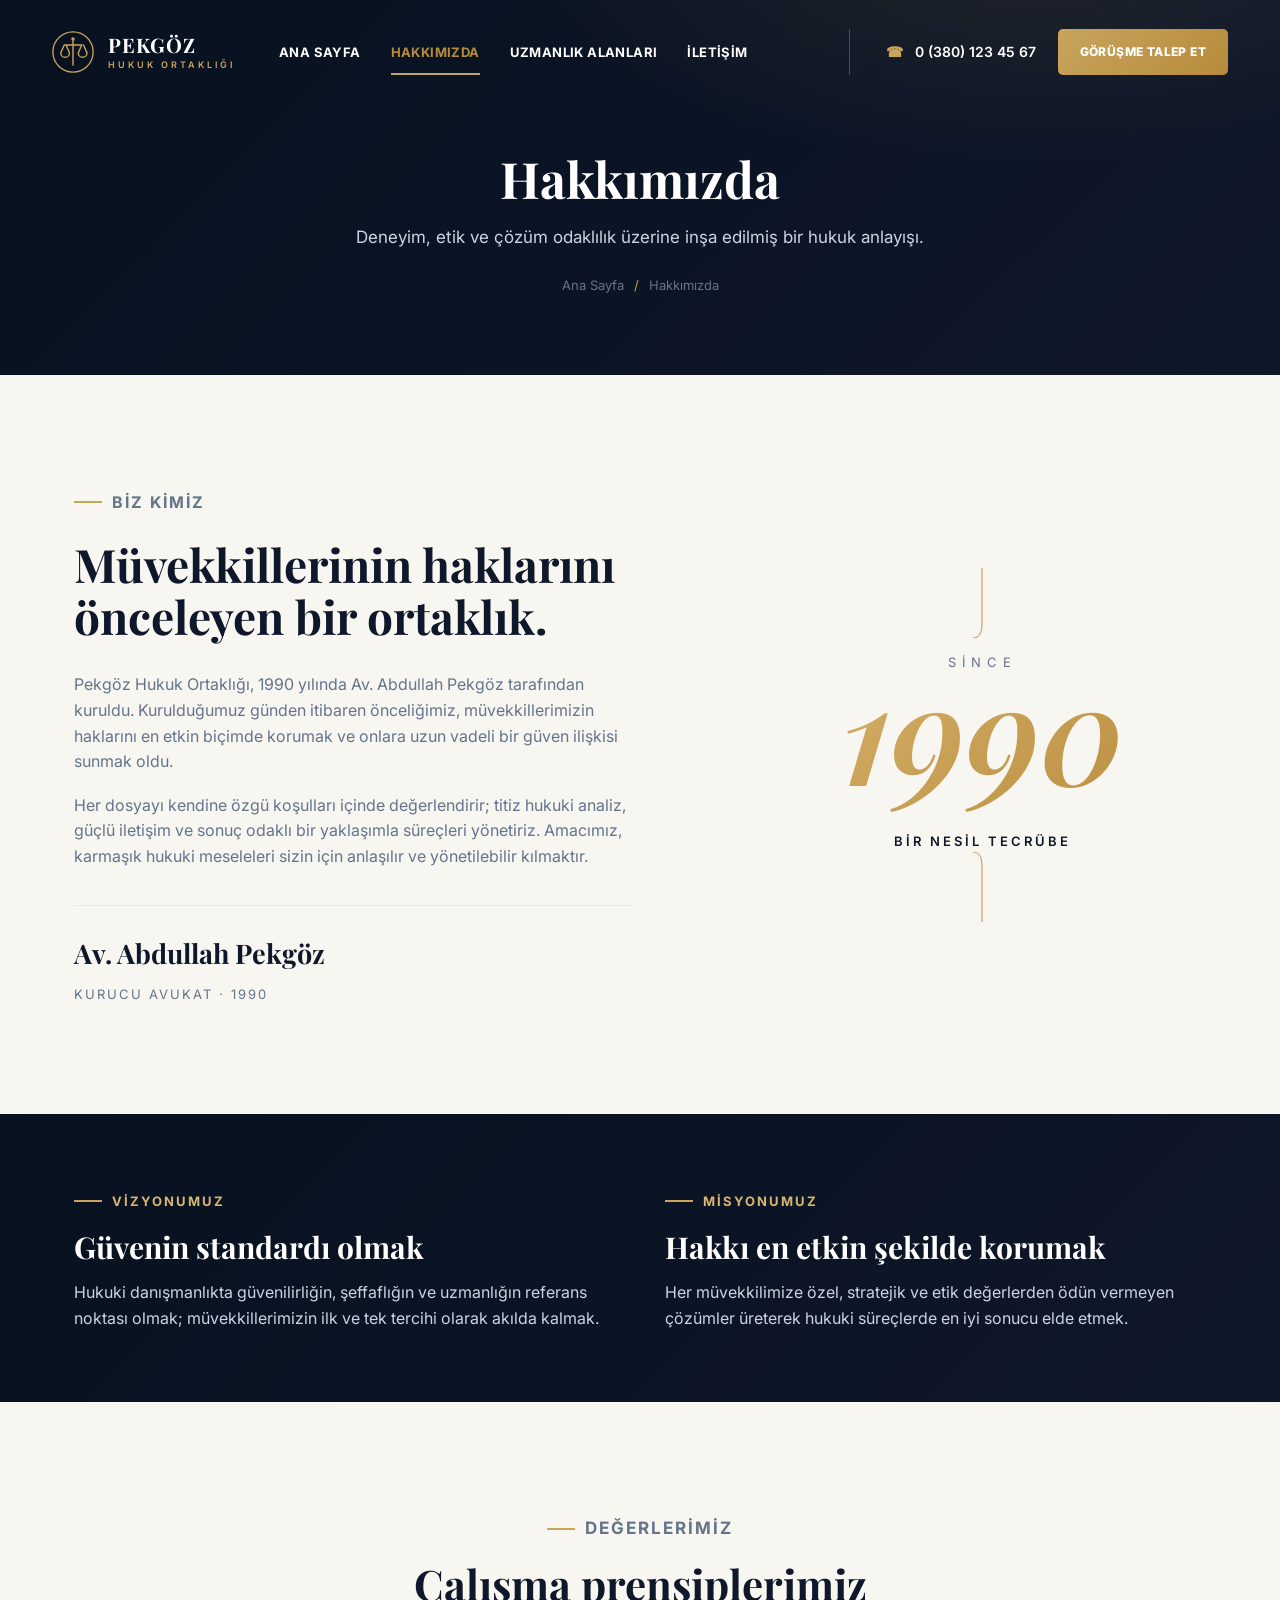
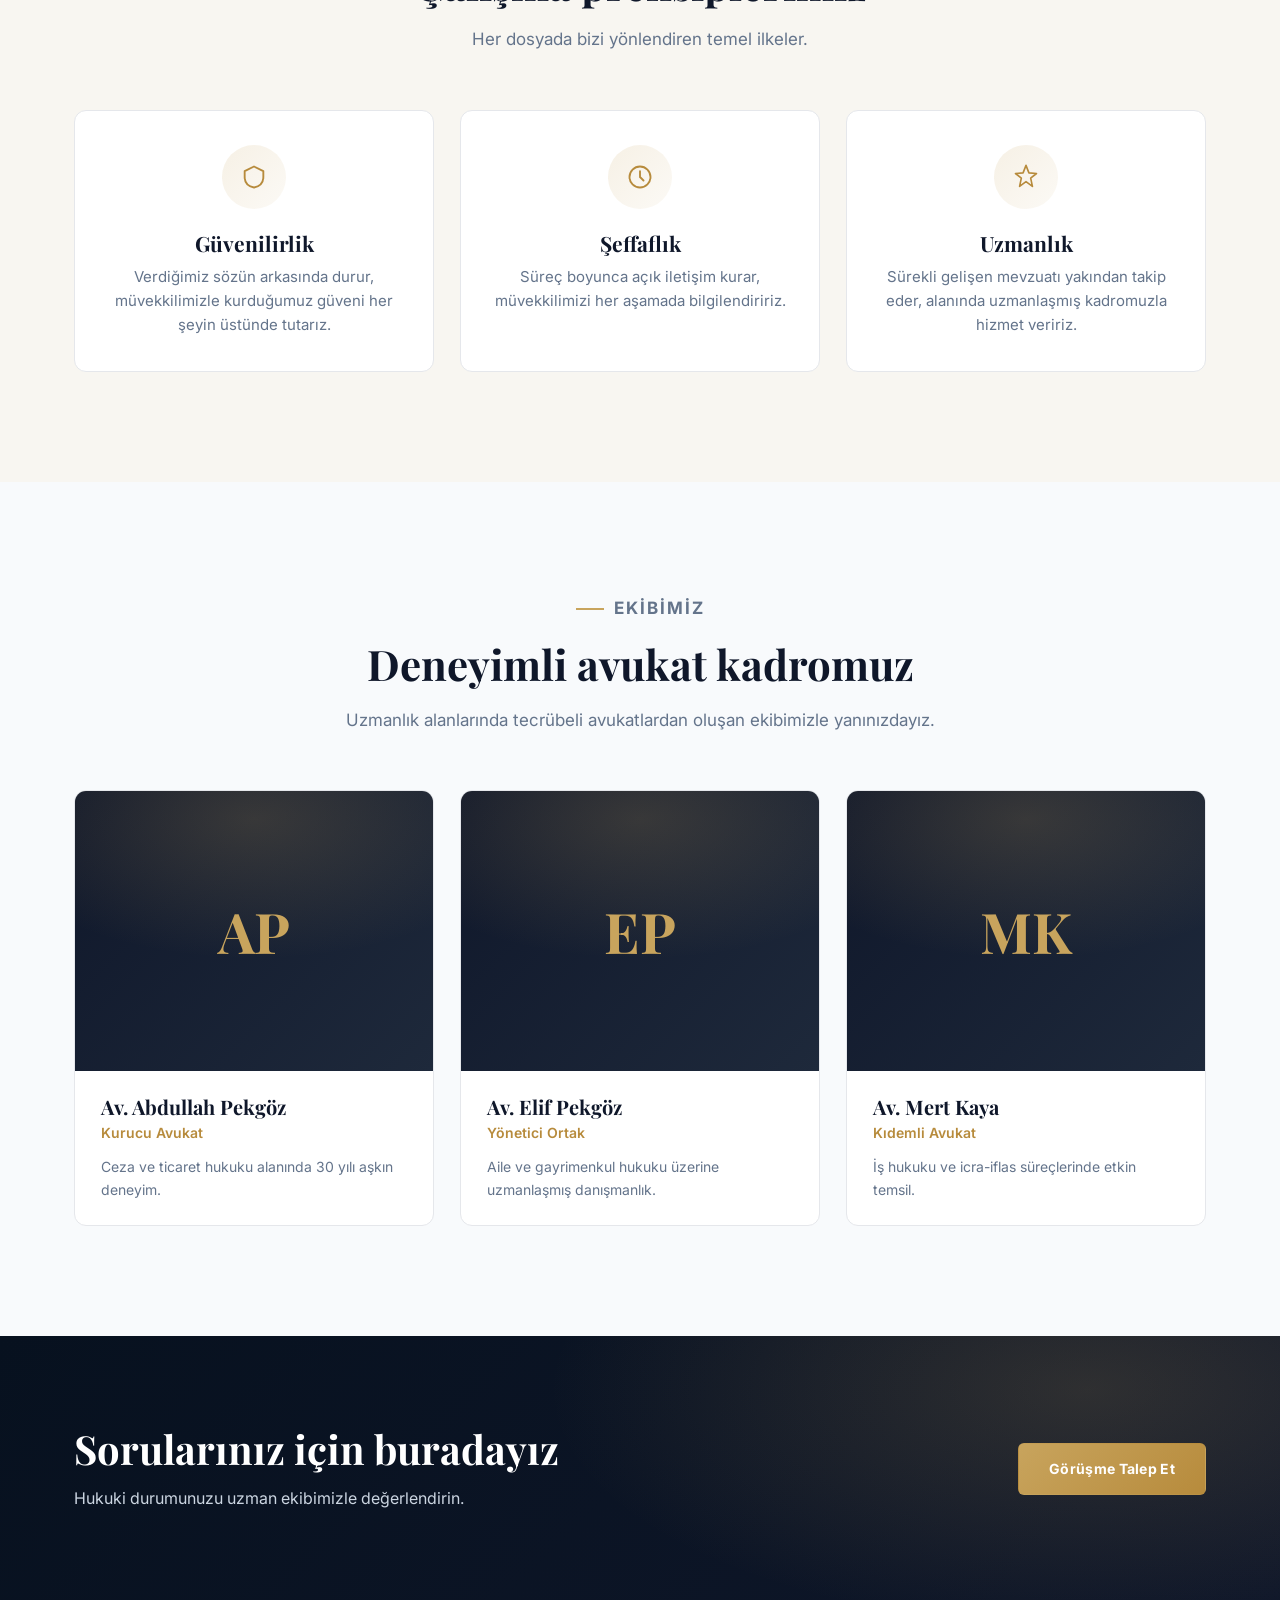
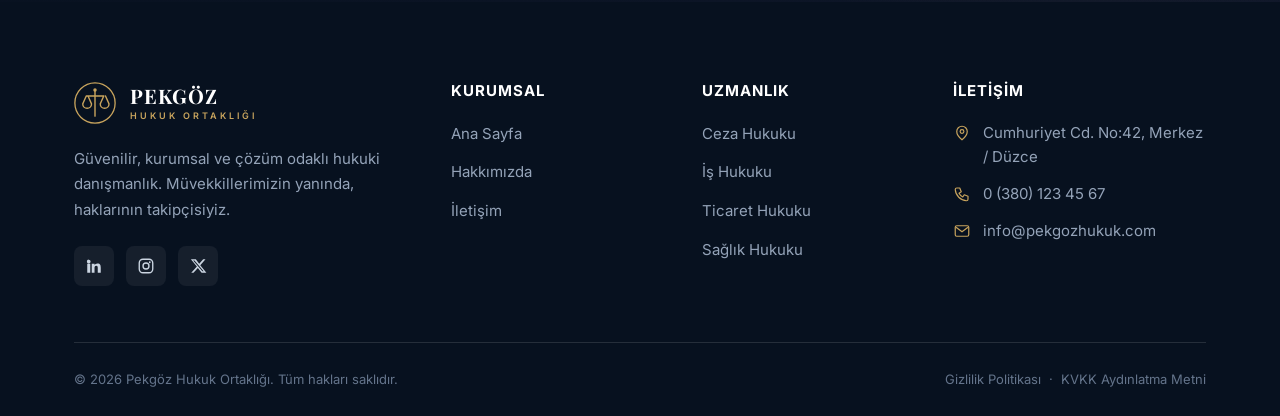
<file: pekgoz-hukuk/hakkimizda.html>
<!DOCTYPE html>
<html lang="tr">
<head>
    <meta charset="UTF-8" />
    <meta name="viewport" content="width=device-width, initial-scale=1.0" />
    <meta name="description" content="Pekgöz Hukuk Ortaklığı hakkında — vizyonumuz, değerlerimiz ve deneyimli ekibimiz." />
    <title>Hakkımızda | Pekgöz Hukuk Ortaklığı</title>

    <link rel="preconnect" href="https://fonts.googleapis.com" />
    <link rel="preconnect" href="https://fonts.gstatic.com" crossorigin />
    <link href="https://fonts.googleapis.com/css2?family=Inter:wght@400;500;600;700;800&family=Playfair+Display:ital,wght@0,500;0,600;0,700;1,600&display=swap" rel="stylesheet" />
    <link rel="stylesheet" href="assets/css/style.css" />
</head>
<body>

<header class="site-header">
    <nav class="navbar">
        <a href="index.html" class="navbar-logo">
            <svg class="logo-mark" viewBox="0 0 48 48" fill="none">
                <circle cx="24" cy="24" r="23" stroke="#c8a45d" stroke-width="1.5"/>
                <path d="M24 9v30M14 16h20M14 16l-4 9a5 5 0 0010 0l-4-9M34 16l-4 9a5 5 0 0010 0l-4-9" stroke="#c8a45d" stroke-width="1.6" stroke-linecap="round" stroke-linejoin="round"/>
                <circle cx="24" cy="9" r="2" fill="#c8a45d"/>
            </svg>
            <span class="logo-text"><span class="logo-name">PEKGÖZ</span><span class="logo-sub">Hukuk Ortaklığı</span></span>
        </a>
        <button class="mobile-menu-btn" aria-label="Menüyü Aç"><span></span><span></span><span></span></button>
        <div class="navbar-menu">
            <ul class="navbar-links">
                <li><a href="index.html">Ana Sayfa</a></li>
                <li><a href="hakkimizda.html" class="active">Hakkımızda</a></li>
                <li><a href="uzmanlik-alanlari.html">Uzmanlık Alanları</a></li>
                <li><a href="iletisim.html">İletişim</a></li>
            </ul>
            <div class="navbar-contact">
                <a href="tel:+903801234567" class="phone-link"><span>☎</span> 0 (380) 123 45 67</a>
                <a href="iletisim.html" class="appointment-btn">Görüşme Talep Et</a>
            </div>
        </div>
    </nav>
</header>

<main>
    <section class="page-hero">
        <div class="container">
            <h1>Hakkımızda</h1>
            <p>Deneyim, etik ve çözüm odaklılık üzerine inşa edilmiş bir hukuk anlayışı.</p>
            <div class="breadcrumb"><a href="index.html">Ana Sayfa</a><span class="sep">/</span><span>Hakkımızda</span></div>
        </div>
    </section>

    <!-- Tanıtım -->
    <section class="section about-editorial">
        <div class="container ae-grid">
            <div class="ae-text reveal">
                <p class="eyebrow">Biz Kimiz</p>
                <h2>Müvekkillerinin haklarını<br>önceleyen bir ortaklık.</h2>
                <p>
                    Pekgöz Hukuk Ortaklığı, 1990 yılında Av. Abdullah Pekgöz tarafından kuruldu.
                    Kurulduğumuz günden itibaren önceliğimiz, müvekkillerimizin haklarını en etkin
                    biçimde korumak ve onlara uzun vadeli bir güven ilişkisi sunmak oldu.
                </p>
                <p>
                    Her dosyayı kendine özgü koşulları içinde değerlendirir; titiz hukuki analiz, güçlü
                    iletişim ve sonuç odaklı bir yaklaşımla süreçleri yönetiriz. Amacımız, karmaşık hukuki
                    meseleleri sizin için anlaşılır ve yönetilebilir kılmaktır.
                </p>
                <div class="ae-divider"></div>
                <div class="ae-founder">Av. Abdullah Pekgöz</div>
                <div class="ae-founder-role">Kurucu Avukat · 1990</div>
            </div>

            <div class="ae-year reveal">
                <svg class="ae-orn" width="24" height="70" viewBox="0 0 24 70" fill="none">
                    <path d="M12 0V56c0 9-3.5 14-9 14" stroke="currentColor" stroke-width="1.2" stroke-linecap="round"/>
                </svg>
                <span class="ae-since">Since</span>
                <div class="ae-bigyear">1990</div>
                <span class="ae-caption">Bir Nesil Tecrübe</span>
                <svg class="ae-orn bottom" width="24" height="70" viewBox="0 0 24 70" fill="none">
                    <path d="M12 0V56c0 9-3.5 14-9 14" stroke="currentColor" stroke-width="1.2" stroke-linecap="round"/>
                </svg>
            </div>
        </div>
    </section>

    <!-- Vizyon & Misyon -->
    <section class="stats">
        <div class="container" style="display:grid;grid-template-columns:1fr 1fr;gap:50px;">
            <div class="reveal" style="color:#fff;">
                <p class="eyebrow" style="color:#d9b66f;">Vizyonumuz</p>
                <h2 style="color:#fff;font-size:30px;margin-bottom:16px;">Güvenin standardı olmak</h2>
                <p style="color:#cbd5e1;">Hukuki danışmanlıkta güvenilirliğin, şeffaflığın ve uzmanlığın referans noktası olmak; müvekkillerimizin ilk ve tek tercihi olarak akılda kalmak.</p>
            </div>
            <div class="reveal" style="color:#fff;">
                <p class="eyebrow" style="color:#d9b66f;">Misyonumuz</p>
                <h2 style="color:#fff;font-size:30px;margin-bottom:16px;">Hakkı en etkin şekilde korumak</h2>
                <p style="color:#cbd5e1;">Her müvekkilimize özel, stratejik ve etik değerlerden ödün vermeyen çözümler üreterek hukuki süreçlerde en iyi sonucu elde etmek.</p>
            </div>
        </div>
    </section>

    <!-- Değerler -->
    <section class="section practice">
        <div class="container">
            <div class="section-head center reveal">
                <p class="eyebrow">Değerlerimiz</p>
                <h2>Çalışma prensiplerimiz</h2>
                <p>Her dosyada bizi yönlendiren temel ilkeler.</p>
            </div>
            <div class="card-grid">
                <div class="value-card reveal">
                    <div class="icon"><svg width="28" height="28" viewBox="0 0 24 24" fill="none"><path d="M12 3l8 4v5c0 4.5-3 8-8 9-5-1-8-4.5-8-9V7l8-4z" stroke="currentColor" stroke-width="1.6" stroke-linejoin="round"/></svg></div>
                    <h3>Güvenilirlik</h3>
                    <p>Verdiğimiz sözün arkasında durur, müvekkilimizle kurduğumuz güveni her şeyin üstünde tutarız.</p>
                </div>
                <div class="value-card reveal">
                    <div class="icon"><svg width="28" height="28" viewBox="0 0 24 24" fill="none"><circle cx="12" cy="12" r="9" stroke="currentColor" stroke-width="1.6"/><path d="M12 7v5l3 3" stroke="currentColor" stroke-width="1.6" stroke-linecap="round"/></svg></div>
                    <h3>Şeffaflık</h3>
                    <p>Süreç boyunca açık iletişim kurar, müvekkilimizi her aşamada bilgilendiririz.</p>
                </div>
                <div class="value-card reveal">
                    <div class="icon"><svg width="28" height="28" viewBox="0 0 24 24" fill="none"><path d="M12 2l2.5 6.5L21 9l-5 4 1.5 7L12 16l-5.5 4L8 13 3 9l6.5-.5L12 2z" stroke="currentColor" stroke-width="1.4" stroke-linejoin="round"/></svg></div>
                    <h3>Uzmanlık</h3>
                    <p>Sürekli gelişen mevzuatı yakından takip eder, alanında uzmanlaşmış kadromuzla hizmet veririz.</p>
                </div>
            </div>
        </div>
    </section>

    <!-- Ekip -->
    <section class="section">
        <div class="container">
            <div class="section-head center reveal">
                <p class="eyebrow">Ekibimiz</p>
                <h2>Deneyimli avukat kadromuz</h2>
                <p>Uzmanlık alanlarında tecrübeli avukatlardan oluşan ekibimizle yanınızdayız.</p>
            </div>
            <div class="team-grid">
                <div class="team-card reveal">
                    <div class="team-photo"><span class="initials">AP</span></div>
                    <div class="team-info"><h3>Av. Abdullah Pekgöz</h3><div class="role">Kurucu Avukat</div><p>Ceza ve ticaret hukuku alanında 30 yılı aşkın deneyim.</p></div>
                </div>
                <div class="team-card reveal">
                    <div class="team-photo"><span class="initials">EP</span></div>
                    <div class="team-info"><h3>Av. Elif Pekgöz</h3><div class="role">Yönetici Ortak</div><p>Aile ve gayrimenkul hukuku üzerine uzmanlaşmış danışmanlık.</p></div>
                </div>
                <div class="team-card reveal">
                    <div class="team-photo"><span class="initials">MK</span></div>
                    <div class="team-info"><h3>Av. Mert Kaya</h3><div class="role">Kıdemli Avukat</div><p>İş hukuku ve icra-iflas süreçlerinde etkin temsil.</p></div>
                </div>
            </div>
        </div>
    </section>

    <section class="cta">
        <div class="container cta-inner">
            <div class="reveal"><h2>Sorularınız için buradayız</h2><p>Hukuki durumunuzu uzman ekibimizle değerlendirin.</p></div>
            <a href="iletisim.html" class="btn btn-gold reveal">Görüşme Talep Et</a>
        </div>
    </section>
</main>

<footer class="site-footer">
    <div class="container">
        <div class="footer-grid">
            <div class="footer-brand">
                <a href="index.html" class="navbar-logo">
                    <svg class="logo-mark" viewBox="0 0 48 48" fill="none">
                        <circle cx="24" cy="24" r="23" stroke="#c8a45d" stroke-width="1.5"/>
                        <path d="M24 9v30M14 16h20M14 16l-4 9a5 5 0 0010 0l-4-9M34 16l-4 9a5 5 0 0010 0l-4-9" stroke="#c8a45d" stroke-width="1.6" stroke-linecap="round" stroke-linejoin="round"/>
                        <circle cx="24" cy="9" r="2" fill="#c8a45d"/>
                    </svg>
                    <span class="logo-text"><span class="logo-name">PEKGÖZ</span><span class="logo-sub">Hukuk Ortaklığı</span></span>
                </a>
                <p>Güvenilir, kurumsal ve çözüm odaklı hukuki danışmanlık. Müvekkillerimizin yanında, haklarının takipçisiyiz.</p>
                <div class="footer-social">
                    <a href="#" aria-label="LinkedIn"><svg width="18" height="18" viewBox="0 0 24 24" fill="currentColor"><path d="M4.98 3.5a2.5 2.5 0 11-.02 5 2.5 2.5 0 01.02-5zM3 9h4v12H3zM9 9h3.8v1.7h.05c.53-1 1.83-2.05 3.77-2.05C20.5 8.65 21 11.1 21 14.2V21h-4v-6c0-1.43-.03-3.27-2-3.27-2 0-2.3 1.56-2.3 3.17V21H9z"/></svg></a>
                    <a href="#" aria-label="Instagram"><svg width="18" height="18" viewBox="0 0 24 24" fill="none"><rect x="3" y="3" width="18" height="18" rx="5" stroke="currentColor" stroke-width="1.8"/><circle cx="12" cy="12" r="4" stroke="currentColor" stroke-width="1.8"/><circle cx="17" cy="7" r="1.2" fill="currentColor"/></svg></a>
                    <a href="#" aria-label="Twitter"><svg width="18" height="18" viewBox="0 0 24 24" fill="currentColor"><path d="M18.9 3H22l-7 8 8.2 10h-6.4l-5-6.2L6 21H3l7.5-8.5L2.5 3h6.6l4.5 5.9L18.9 3zm-1.1 16h1.7L7.3 4.8H5.5L17.8 19z"/></svg></a>
                </div>
            </div>
            <div class="footer-col"><h4>Kurumsal</h4><ul><li><a href="index.html">Ana Sayfa</a></li><li><a href="hakkimizda.html">Hakkımızda</a></li><li><a href="iletisim.html">İletişim</a></li></ul></div>
            <div class="footer-col"><h4>Uzmanlık</h4><ul><li><a href="uzmanlik-alanlari.html">Ceza Hukuku</a></li><li><a href="uzmanlik-alanlari.html">İş Hukuku</a></li><li><a href="uzmanlik-alanlari.html">Ticaret Hukuku</a></li><li><a href="uzmanlik-alanlari.html">Sağlık Hukuku</a></li></ul></div>
            <div class="footer-col">
                <h4>İletişim</h4>
                <ul class="footer-contact">
                    <li><svg width="18" height="18" viewBox="0 0 24 24" fill="none"><path d="M12 21s-7-5.5-7-11a7 7 0 1114 0c0 5.5-7 11-7 11z" stroke="currentColor" stroke-width="1.6"/><circle cx="12" cy="10" r="2.5" stroke="currentColor" stroke-width="1.6"/></svg> Cumhuriyet Cd. No:42, Merkez / Düzce</li>
                    <li><svg width="18" height="18" viewBox="0 0 24 24" fill="none"><path d="M5 4h4l2 5-3 2a12 12 0 005 5l2-3 5 2v4a2 2 0 01-2 2A16 16 0 013 6a2 2 0 012-2z" stroke="currentColor" stroke-width="1.6" stroke-linejoin="round"/></svg> 0 (380) 123 45 67</li>
                    <li><svg width="18" height="18" viewBox="0 0 24 24" fill="none"><rect x="3" y="5" width="18" height="14" rx="2" stroke="currentColor" stroke-width="1.6"/><path d="M4 7l8 6 8-6" stroke="currentColor" stroke-width="1.6"/></svg> info@pekgozhukuk.com</li>
                </ul>
            </div>
        </div>
        <div class="footer-bottom">
            <span>© <span id="year">2026</span> Pekgöz Hukuk Ortaklığı. Tüm hakları saklıdır.</span>
            <span><a href="#">Gizlilik Politikası</a> &nbsp;·&nbsp; <a href="#">KVKK Aydınlatma Metni</a></span>
        </div>
    </div>
</footer>

<script src="assets/js/main.js"></script>
</body>
</html>
</file>
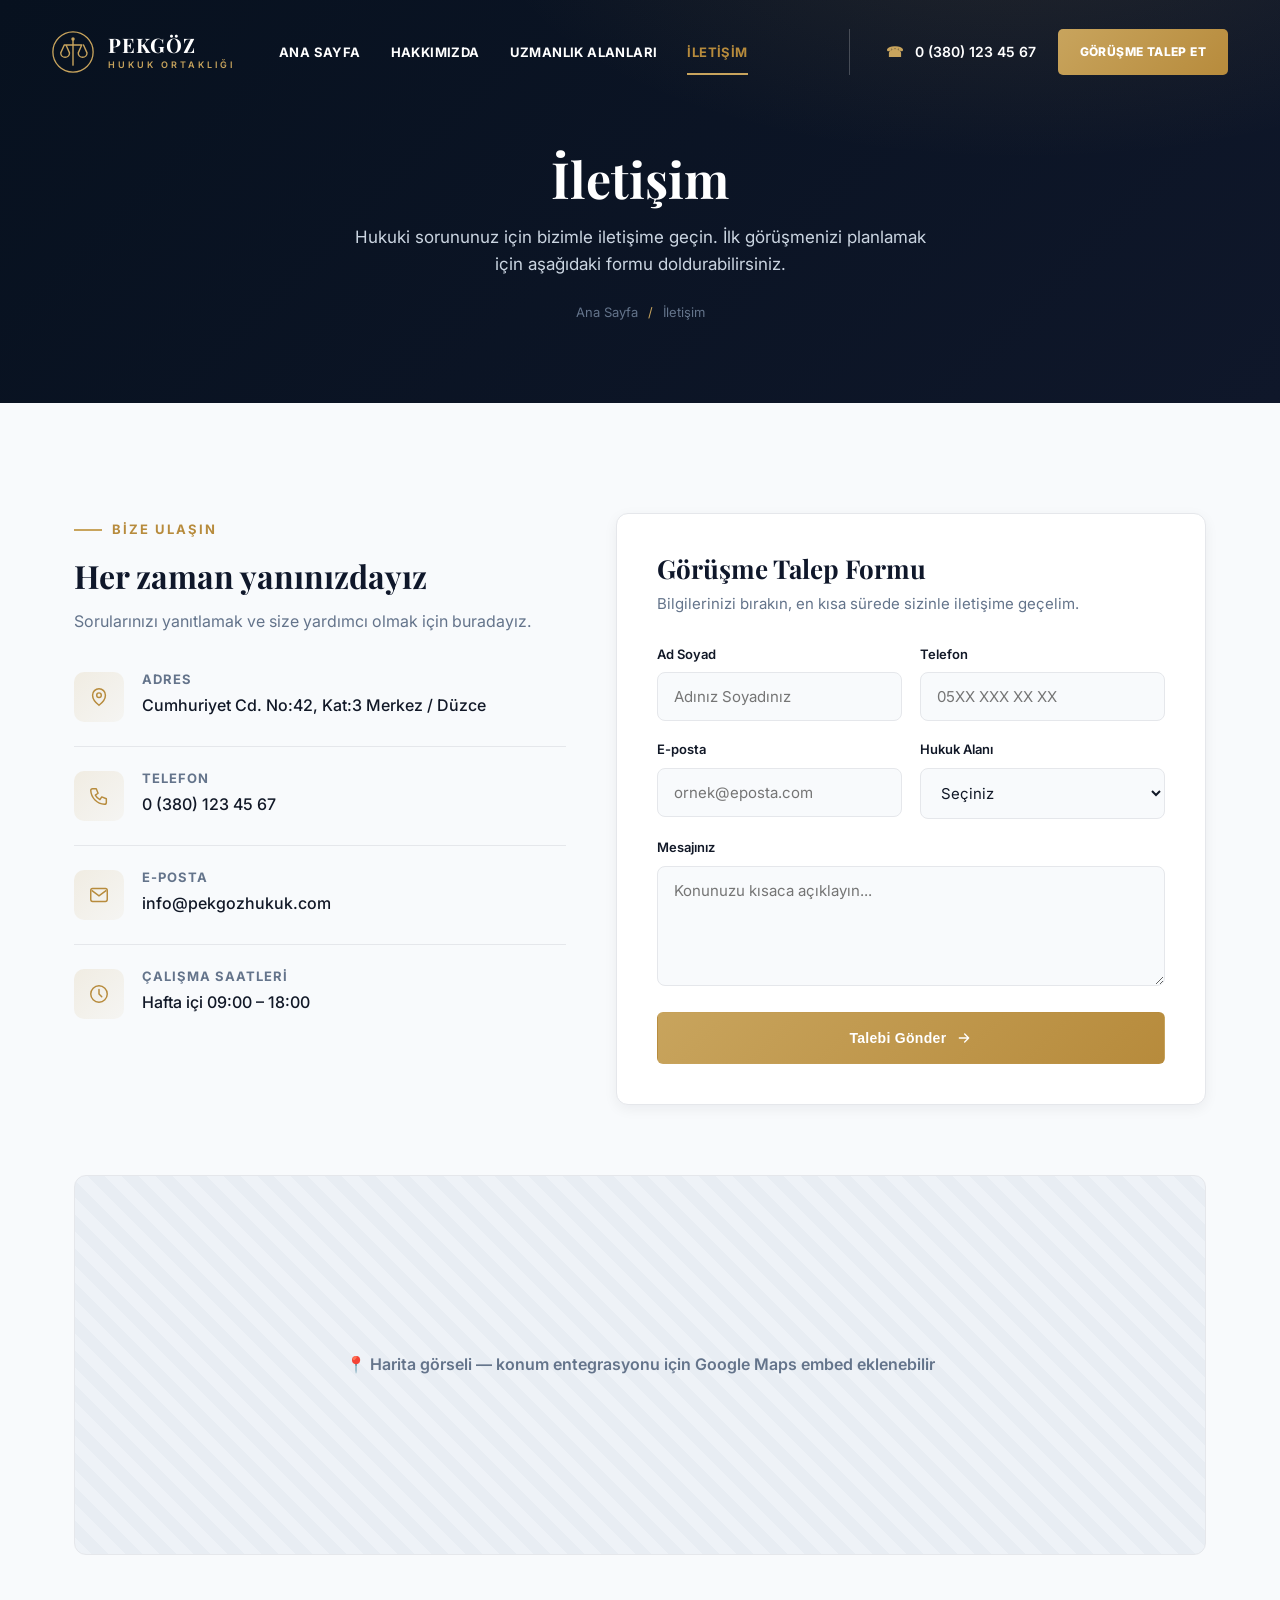
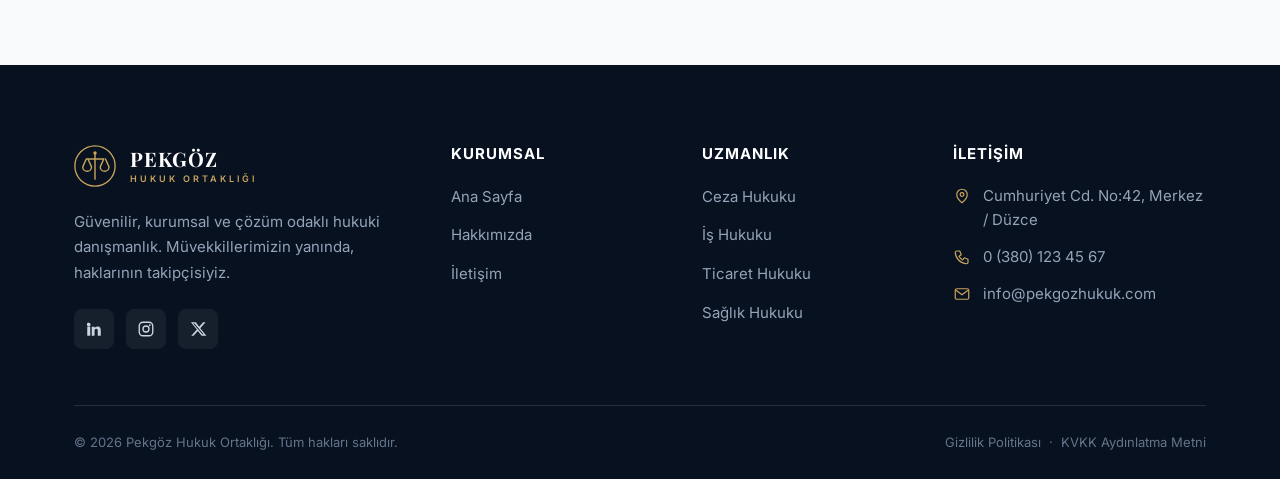
<file: pekgoz-hukuk/iletisim.html>
<!DOCTYPE html>
<html lang="tr">
<head>
    <meta charset="UTF-8" />
    <meta name="viewport" content="width=device-width, initial-scale=1.0" />
    <meta name="description" content="Pekgöz Hukuk Ortaklığı ile iletişime geçin — görüşme talebi, adres ve iletişim bilgileri." />
    <title>İletişim | Pekgöz Hukuk Ortaklığı</title>

    <link rel="preconnect" href="https://fonts.googleapis.com" />
    <link rel="preconnect" href="https://fonts.gstatic.com" crossorigin />
    <link href="https://fonts.googleapis.com/css2?family=Inter:wght@400;500;600;700;800&family=Playfair+Display:ital,wght@0,500;0,600;0,700;1,600&display=swap" rel="stylesheet" />
    <link rel="stylesheet" href="assets/css/style.css" />
</head>
<body>

<header class="site-header">
    <nav class="navbar">
        <a href="index.html" class="navbar-logo">
            <svg class="logo-mark" viewBox="0 0 48 48" fill="none">
                <circle cx="24" cy="24" r="23" stroke="#c8a45d" stroke-width="1.5"/>
                <path d="M24 9v30M14 16h20M14 16l-4 9a5 5 0 0010 0l-4-9M34 16l-4 9a5 5 0 0010 0l-4-9" stroke="#c8a45d" stroke-width="1.6" stroke-linecap="round" stroke-linejoin="round"/>
                <circle cx="24" cy="9" r="2" fill="#c8a45d"/>
            </svg>
            <span class="logo-text"><span class="logo-name">PEKGÖZ</span><span class="logo-sub">Hukuk Ortaklığı</span></span>
        </a>
        <button class="mobile-menu-btn" aria-label="Menüyü Aç"><span></span><span></span><span></span></button>
        <div class="navbar-menu">
            <ul class="navbar-links">
                <li><a href="index.html">Ana Sayfa</a></li>
                <li><a href="hakkimizda.html">Hakkımızda</a></li>
                <li><a href="uzmanlik-alanlari.html">Uzmanlık Alanları</a></li>
                <li><a href="iletisim.html" class="active">İletişim</a></li>
            </ul>
            <div class="navbar-contact">
                <a href="tel:+903801234567" class="phone-link"><span>☎</span> 0 (380) 123 45 67</a>
                <a href="iletisim.html" class="appointment-btn">Görüşme Talep Et</a>
            </div>
        </div>
    </nav>
</header>

<main>
    <section class="page-hero">
        <div class="container">
            <h1>İletişim</h1>
            <p>Hukuki sorununuz için bizimle iletişime geçin. İlk görüşmenizi planlamak için aşağıdaki formu doldurabilirsiniz.</p>
            <div class="breadcrumb"><a href="index.html">Ana Sayfa</a><span class="sep">/</span><span>İletişim</span></div>
        </div>
    </section>

    <section class="section">
        <div class="container contact-grid">
            <!-- İletişim bilgileri -->
            <div class="contact-info reveal">
                <p class="eyebrow">Bize Ulaşın</p>
                <h2 style="font-size:32px;margin-bottom:14px;">Her zaman yanınızdayız</h2>
                <p style="color:var(--muted);margin-bottom:14px;">Sorularınızı yanıtlamak ve size yardımcı olmak için buradayız.</p>

                <div class="info-item">
                    <div class="ic"><svg width="22" height="22" viewBox="0 0 24 24" fill="none"><path d="M12 21s-7-5.5-7-11a7 7 0 1114 0c0 5.5-7 11-7 11z" stroke="currentColor" stroke-width="1.6"/><circle cx="12" cy="10" r="2.5" stroke="currentColor" stroke-width="1.6"/></svg></div>
                    <div><h4>Adres</h4><p>Cumhuriyet Cd. No:42, Kat:3 Merkez / Düzce</p></div>
                </div>
                <div class="info-item">
                    <div class="ic"><svg width="22" height="22" viewBox="0 0 24 24" fill="none"><path d="M5 4h4l2 5-3 2a12 12 0 005 5l2-3 5 2v4a2 2 0 01-2 2A16 16 0 013 6a2 2 0 012-2z" stroke="currentColor" stroke-width="1.6" stroke-linejoin="round"/></svg></div>
                    <div><h4>Telefon</h4><p><a href="tel:+903801234567">0 (380) 123 45 67</a></p></div>
                </div>
                <div class="info-item">
                    <div class="ic"><svg width="22" height="22" viewBox="0 0 24 24" fill="none"><rect x="3" y="5" width="18" height="14" rx="2" stroke="currentColor" stroke-width="1.6"/><path d="M4 7l8 6 8-6" stroke="currentColor" stroke-width="1.6"/></svg></div>
                    <div><h4>E-posta</h4><p><a href="mailto:info@pekgozhukuk.com">info@pekgozhukuk.com</a></p></div>
                </div>
                <div class="info-item">
                    <div class="ic"><svg width="22" height="22" viewBox="0 0 24 24" fill="none"><circle cx="12" cy="12" r="9" stroke="currentColor" stroke-width="1.6"/><path d="M12 7v5l3 3" stroke="currentColor" stroke-width="1.6" stroke-linecap="round"/></svg></div>
                    <div><h4>Çalışma Saatleri</h4><p>Hafta içi 09:00 – 18:00</p></div>
                </div>
            </div>

            <!-- Form -->
            <div class="contact-form reveal">
                <h3>Görüşme Talep Formu</h3>
                <p>Bilgilerinizi bırakın, en kısa sürede sizinle iletişime geçelim.</p>
                <form id="contactForm">
                    <div class="form-row">
                        <div class="form-group">
                            <label for="ad">Ad Soyad</label>
                            <input type="text" id="ad" name="ad" placeholder="Adınız Soyadınız" required />
                        </div>
                        <div class="form-group">
                            <label for="tel">Telefon</label>
                            <input type="tel" id="tel" name="tel" placeholder="05XX XXX XX XX" required />
                        </div>
                    </div>
                    <div class="form-row">
                        <div class="form-group">
                            <label for="email">E-posta</label>
                            <input type="email" id="email" name="email" placeholder="ornek@eposta.com" required />
                        </div>
                        <div class="form-group">
                            <label for="konu">Hukuk Alanı</label>
                            <select id="konu" name="konu">
                                <option value="">Seçiniz</option>
                                <option>Ceza Hukuku</option>
                                <option>İş Hukuku</option>
                                <option>Ticaret Hukuku</option>
                                <option>İcra ve İflas Hukuku</option>
                                <option>Aile Hukuku</option>
                                <option>Sağlık Hukuku</option>
                                <option>Rekabet Hukuku</option>
                                <option>Eşya Hukuku</option>
                                <option>Diğer</option>
                            </select>
                        </div>
                    </div>
                    <div class="form-group">
                        <label for="mesaj">Mesajınız</label>
                        <textarea id="mesaj" name="mesaj" placeholder="Konunuzu kısaca açıklayın..." required></textarea>
                    </div>
                    <button type="submit" class="btn btn-gold" style="width:100%;">Talebi Gönder
                        <svg width="16" height="16" viewBox="0 0 24 24" fill="none"><path d="M5 12h14M13 6l6 6-6 6" stroke="currentColor" stroke-width="2" stroke-linecap="round" stroke-linejoin="round"/></svg>
                    </button>
                    <p id="formStatus" style="display:none;margin-top:16px;padding:14px;border-radius:8px;background:rgba(200,164,93,0.12);color:#b78b3c;font-weight:600;font-size:14px;"></p>
                </form>
            </div>
        </div>

        <div class="container">
            <div class="map-embed reveal">📍 Harita görseli — konum entegrasyonu için Google Maps embed eklenebilir</div>
        </div>
    </section>
</main>

<footer class="site-footer">
    <div class="container">
        <div class="footer-grid">
            <div class="footer-brand">
                <a href="index.html" class="navbar-logo">
                    <svg class="logo-mark" viewBox="0 0 48 48" fill="none">
                        <circle cx="24" cy="24" r="23" stroke="#c8a45d" stroke-width="1.5"/>
                        <path d="M24 9v30M14 16h20M14 16l-4 9a5 5 0 0010 0l-4-9M34 16l-4 9a5 5 0 0010 0l-4-9" stroke="#c8a45d" stroke-width="1.6" stroke-linecap="round" stroke-linejoin="round"/>
                        <circle cx="24" cy="9" r="2" fill="#c8a45d"/>
                    </svg>
                    <span class="logo-text"><span class="logo-name">PEKGÖZ</span><span class="logo-sub">Hukuk Ortaklığı</span></span>
                </a>
                <p>Güvenilir, kurumsal ve çözüm odaklı hukuki danışmanlık. Müvekkillerimizin yanında, haklarının takipçisiyiz.</p>
                <div class="footer-social">
                    <a href="#" aria-label="LinkedIn"><svg width="18" height="18" viewBox="0 0 24 24" fill="currentColor"><path d="M4.98 3.5a2.5 2.5 0 11-.02 5 2.5 2.5 0 01.02-5zM3 9h4v12H3zM9 9h3.8v1.7h.05c.53-1 1.83-2.05 3.77-2.05C20.5 8.65 21 11.1 21 14.2V21h-4v-6c0-1.43-.03-3.27-2-3.27-2 0-2.3 1.56-2.3 3.17V21H9z"/></svg></a>
                    <a href="#" aria-label="Instagram"><svg width="18" height="18" viewBox="0 0 24 24" fill="none"><rect x="3" y="3" width="18" height="18" rx="5" stroke="currentColor" stroke-width="1.8"/><circle cx="12" cy="12" r="4" stroke="currentColor" stroke-width="1.8"/><circle cx="17" cy="7" r="1.2" fill="currentColor"/></svg></a>
                    <a href="#" aria-label="Twitter"><svg width="18" height="18" viewBox="0 0 24 24" fill="currentColor"><path d="M18.9 3H22l-7 8 8.2 10h-6.4l-5-6.2L6 21H3l7.5-8.5L2.5 3h6.6l4.5 5.9L18.9 3zm-1.1 16h1.7L7.3 4.8H5.5L17.8 19z"/></svg></a>
                </div>
            </div>
            <div class="footer-col"><h4>Kurumsal</h4><ul><li><a href="index.html">Ana Sayfa</a></li><li><a href="hakkimizda.html">Hakkımızda</a></li><li><a href="iletisim.html">İletişim</a></li></ul></div>
            <div class="footer-col"><h4>Uzmanlık</h4><ul><li><a href="uzmanlik-alanlari.html">Ceza Hukuku</a></li><li><a href="uzmanlik-alanlari.html">İş Hukuku</a></li><li><a href="uzmanlik-alanlari.html">Ticaret Hukuku</a></li><li><a href="uzmanlik-alanlari.html">Sağlık Hukuku</a></li></ul></div>
            <div class="footer-col">
                <h4>İletişim</h4>
                <ul class="footer-contact">
                    <li><svg width="18" height="18" viewBox="0 0 24 24" fill="none"><path d="M12 21s-7-5.5-7-11a7 7 0 1114 0c0 5.5-7 11-7 11z" stroke="currentColor" stroke-width="1.6"/><circle cx="12" cy="10" r="2.5" stroke="currentColor" stroke-width="1.6"/></svg> Cumhuriyet Cd. No:42, Merkez / Düzce</li>
                    <li><svg width="18" height="18" viewBox="0 0 24 24" fill="none"><path d="M5 4h4l2 5-3 2a12 12 0 005 5l2-3 5 2v4a2 2 0 01-2 2A16 16 0 013 6a2 2 0 012-2z" stroke="currentColor" stroke-width="1.6" stroke-linejoin="round"/></svg> 0 (380) 123 45 67</li>
                    <li><svg width="18" height="18" viewBox="0 0 24 24" fill="none"><rect x="3" y="5" width="18" height="14" rx="2" stroke="currentColor" stroke-width="1.6"/><path d="M4 7l8 6 8-6" stroke="currentColor" stroke-width="1.6"/></svg> info@pekgozhukuk.com</li>
                </ul>
            </div>
        </div>
        <div class="footer-bottom">
            <span>© <span id="year">2026</span> Pekgöz Hukuk Ortaklığı. Tüm hakları saklıdır.</span>
            <span><a href="#">Gizlilik Politikası</a> &nbsp;·&nbsp; <a href="#">KVKK Aydınlatma Metni</a></span>
        </div>
    </div>
</footer>

<script src="assets/js/main.js"></script>
</body>
</html>
</file>
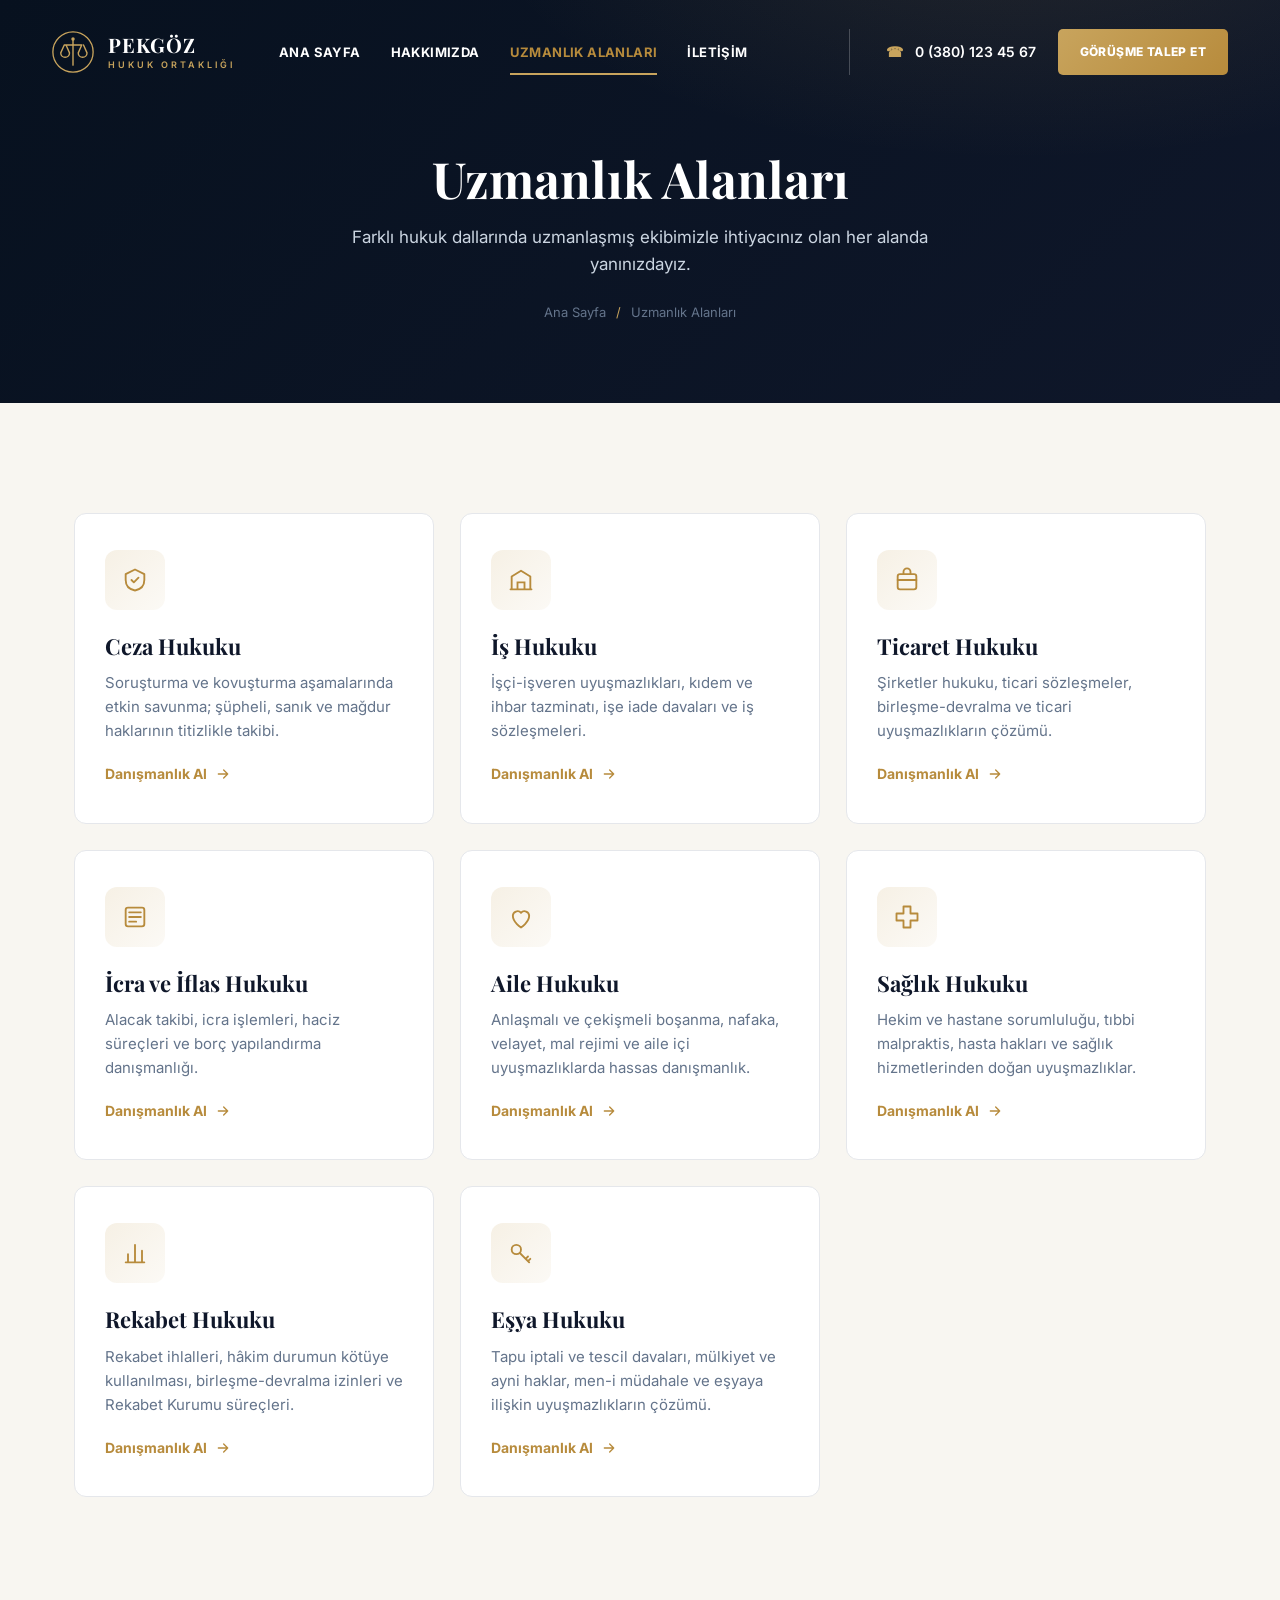
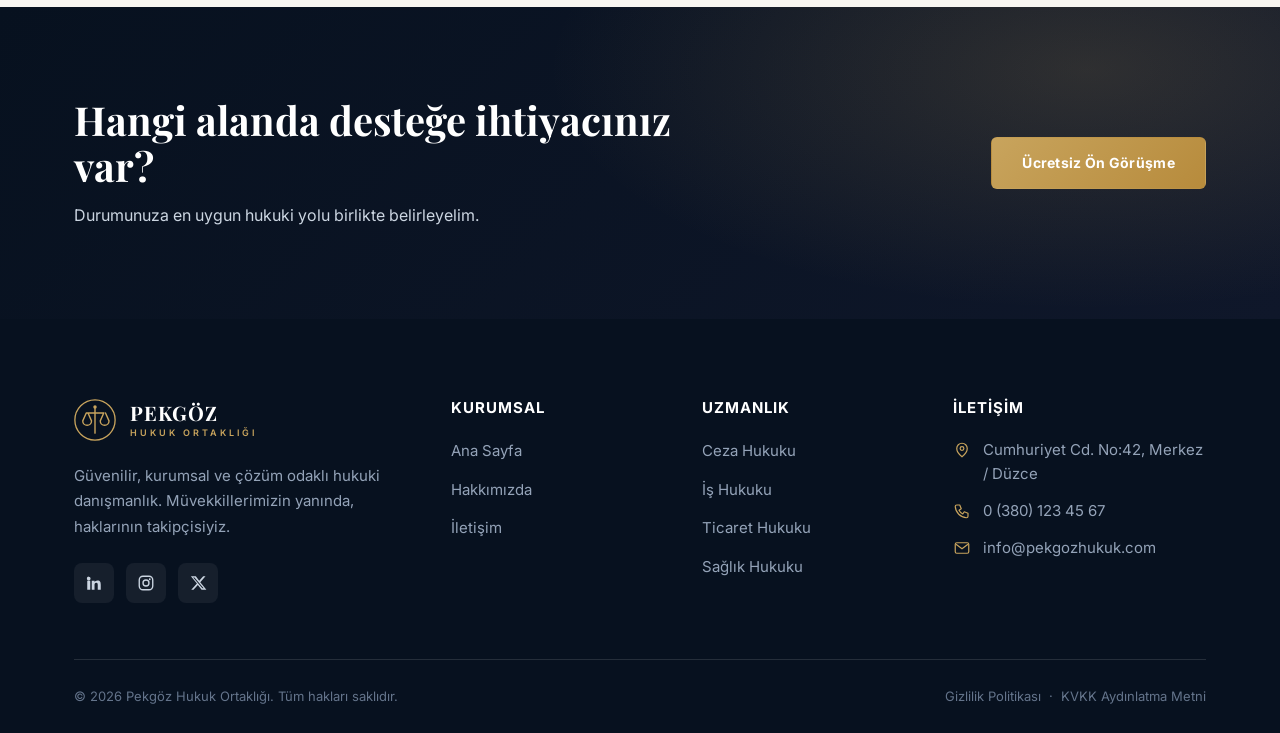
<file: pekgoz-hukuk/uzmanlik-alanlari.html>
<!DOCTYPE html>
<html lang="tr">
<head>
    <meta charset="UTF-8" />
    <meta name="viewport" content="width=device-width, initial-scale=1.0" />
    <meta name="description" content="Pekgöz Hukuk Ortaklığı uzmanlık alanları — ceza, iş, ticaret, icra-iflas, aile, sağlık, rekabet ve eşya hukuku." />
    <title>Uzmanlık Alanları | Pekgöz Hukuk Ortaklığı</title>

    <link rel="preconnect" href="https://fonts.googleapis.com" />
    <link rel="preconnect" href="https://fonts.gstatic.com" crossorigin />
    <link href="https://fonts.googleapis.com/css2?family=Inter:wght@400;500;600;700;800&family=Playfair+Display:ital,wght@0,500;0,600;0,700;1,600&display=swap" rel="stylesheet" />
    <link rel="stylesheet" href="assets/css/style.css" />
</head>
<body>

<header class="site-header">
    <nav class="navbar">
        <a href="index.html" class="navbar-logo">
            <svg class="logo-mark" viewBox="0 0 48 48" fill="none">
                <circle cx="24" cy="24" r="23" stroke="#c8a45d" stroke-width="1.5"/>
                <path d="M24 9v30M14 16h20M14 16l-4 9a5 5 0 0010 0l-4-9M34 16l-4 9a5 5 0 0010 0l-4-9" stroke="#c8a45d" stroke-width="1.6" stroke-linecap="round" stroke-linejoin="round"/>
                <circle cx="24" cy="9" r="2" fill="#c8a45d"/>
            </svg>
            <span class="logo-text"><span class="logo-name">PEKGÖZ</span><span class="logo-sub">Hukuk Ortaklığı</span></span>
        </a>
        <button class="mobile-menu-btn" aria-label="Menüyü Aç"><span></span><span></span><span></span></button>
        <div class="navbar-menu">
            <ul class="navbar-links">
                <li><a href="index.html">Ana Sayfa</a></li>
                <li><a href="hakkimizda.html">Hakkımızda</a></li>
                <li><a href="uzmanlik-alanlari.html" class="active">Uzmanlık Alanları</a></li>
                <li><a href="iletisim.html">İletişim</a></li>
            </ul>
            <div class="navbar-contact">
                <a href="tel:+903801234567" class="phone-link"><span>☎</span> 0 (380) 123 45 67</a>
                <a href="iletisim.html" class="appointment-btn">Görüşme Talep Et</a>
            </div>
        </div>
    </nav>
</header>

<main>
    <section class="page-hero">
        <div class="container">
            <h1>Uzmanlık Alanları</h1>
            <p>Farklı hukuk dallarında uzmanlaşmış ekibimizle ihtiyacınız olan her alanda yanınızdayız.</p>
            <div class="breadcrumb"><a href="index.html">Ana Sayfa</a><span class="sep">/</span><span>Uzmanlık Alanları</span></div>
        </div>
    </section>

    <section class="section practice">
        <div class="container">
            <div class="card-grid">
                <div class="service-card reveal" id="ceza">
                    <div class="icon"><svg width="28" height="28" viewBox="0 0 24 24" fill="none"><path d="M12 3l8 4v5c0 4.5-3 8-8 9-5-1-8-4.5-8-9V7l8-4z" stroke="currentColor" stroke-width="1.6" stroke-linejoin="round"/><path d="M9 12l2 2 4-4" stroke="currentColor" stroke-width="1.6" stroke-linecap="round" stroke-linejoin="round"/></svg></div>
                    <h3>Ceza Hukuku</h3>
                    <p>Soruşturma ve kovuşturma aşamalarında etkin savunma; şüpheli, sanık ve mağdur haklarının titizlikle takibi.</p>
                    <a href="iletisim.html" class="more">Danışmanlık Al <svg width="16" height="16" viewBox="0 0 24 24" fill="none"><path d="M5 12h14M13 6l6 6-6 6" stroke="currentColor" stroke-width="2" stroke-linecap="round" stroke-linejoin="round"/></svg></a>
                </div>
                <div class="service-card reveal" id="is">
                    <div class="icon"><svg width="28" height="28" viewBox="0 0 24 24" fill="none"><path d="M4 20V9l8-5 8 5v11" stroke="currentColor" stroke-width="1.6" stroke-linejoin="round"/><path d="M9 20v-6h6v6M3 20h18" stroke="currentColor" stroke-width="1.6" stroke-linecap="round"/></svg></div>
                    <h3>İş Hukuku</h3>
                    <p>İşçi-işveren uyuşmazlıkları, kıdem ve ihbar tazminatı, işe iade davaları ve iş sözleşmeleri.</p>
                    <a href="iletisim.html" class="more">Danışmanlık Al <svg width="16" height="16" viewBox="0 0 24 24" fill="none"><path d="M5 12h14M13 6l6 6-6 6" stroke="currentColor" stroke-width="2" stroke-linecap="round" stroke-linejoin="round"/></svg></a>
                </div>
                <div class="service-card reveal" id="ticaret">
                    <div class="icon"><svg width="28" height="28" viewBox="0 0 24 24" fill="none"><rect x="4" y="7" width="16" height="13" rx="2" stroke="currentColor" stroke-width="1.6"/><path d="M9 7V5a3 3 0 016 0v2M4 12h16" stroke="currentColor" stroke-width="1.6" stroke-linecap="round"/></svg></div>
                    <h3>Ticaret Hukuku</h3>
                    <p>Şirketler hukuku, ticari sözleşmeler, birleşme-devralma ve ticari uyuşmazlıkların çözümü.</p>
                    <a href="iletisim.html" class="more">Danışmanlık Al <svg width="16" height="16" viewBox="0 0 24 24" fill="none"><path d="M5 12h14M13 6l6 6-6 6" stroke="currentColor" stroke-width="2" stroke-linecap="round" stroke-linejoin="round"/></svg></a>
                </div>
                <div class="service-card reveal" id="icra">
                    <div class="icon"><svg width="28" height="28" viewBox="0 0 24 24" fill="none"><path d="M7 8h10M7 12h10M7 16h6" stroke="currentColor" stroke-width="1.6" stroke-linecap="round"/><rect x="4" y="4" width="16" height="16" rx="2" stroke="currentColor" stroke-width="1.6"/></svg></div>
                    <h3>İcra ve İflas Hukuku</h3>
                    <p>Alacak takibi, icra işlemleri, haciz süreçleri ve borç yapılandırma danışmanlığı.</p>
                    <a href="iletisim.html" class="more">Danışmanlık Al <svg width="16" height="16" viewBox="0 0 24 24" fill="none"><path d="M5 12h14M13 6l6 6-6 6" stroke="currentColor" stroke-width="2" stroke-linecap="round" stroke-linejoin="round"/></svg></a>
                </div>
                <div class="service-card reveal" id="aile">
                    <div class="icon"><svg width="28" height="28" viewBox="0 0 24 24" fill="none"><path d="M12 21s-7-4.5-7-10a4 4 0 017-2.6A4 4 0 0119 11c0 5.5-7 10-7 10z" stroke="currentColor" stroke-width="1.6" stroke-linejoin="round"/></svg></div>
                    <h3>Aile Hukuku</h3>
                    <p>Anlaşmalı ve çekişmeli boşanma, nafaka, velayet, mal rejimi ve aile içi uyuşmazlıklarda hassas danışmanlık.</p>
                    <a href="iletisim.html" class="more">Danışmanlık Al <svg width="16" height="16" viewBox="0 0 24 24" fill="none"><path d="M5 12h14M13 6l6 6-6 6" stroke="currentColor" stroke-width="2" stroke-linecap="round" stroke-linejoin="round"/></svg></a>
                </div>
                <div class="service-card reveal" id="saglik">
                    <div class="icon"><svg width="28" height="28" viewBox="0 0 24 24" fill="none"><path d="M9 3h6v6h6v6h-6v6H9v-6H3V9h6V3z" stroke="currentColor" stroke-width="1.6" stroke-linejoin="round"/></svg></div>
                    <h3>Sağlık Hukuku</h3>
                    <p>Hekim ve hastane sorumluluğu, tıbbi malpraktis, hasta hakları ve sağlık hizmetlerinden doğan uyuşmazlıklar.</p>
                    <a href="iletisim.html" class="more">Danışmanlık Al <svg width="16" height="16" viewBox="0 0 24 24" fill="none"><path d="M5 12h14M13 6l6 6-6 6" stroke="currentColor" stroke-width="2" stroke-linecap="round" stroke-linejoin="round"/></svg></a>
                </div>
                <div class="service-card reveal" id="rekabet">
                    <div class="icon"><svg width="28" height="28" viewBox="0 0 24 24" fill="none"><path d="M4 20h16M6 20v-7M12 20V5M18 20v-10" stroke="currentColor" stroke-width="1.6" stroke-linecap="round" stroke-linejoin="round"/></svg></div>
                    <h3>Rekabet Hukuku</h3>
                    <p>Rekabet ihlalleri, hâkim durumun kötüye kullanılması, birleşme-devralma izinleri ve Rekabet Kurumu süreçleri.</p>
                    <a href="iletisim.html" class="more">Danışmanlık Al <svg width="16" height="16" viewBox="0 0 24 24" fill="none"><path d="M5 12h14M13 6l6 6-6 6" stroke="currentColor" stroke-width="2" stroke-linecap="round" stroke-linejoin="round"/></svg></a>
                </div>
                <div class="service-card reveal" id="esya">
                    <div class="icon"><svg width="28" height="28" viewBox="0 0 24 24" fill="none"><circle cx="8" cy="9" r="4" stroke="currentColor" stroke-width="1.6"/><path d="M11 12l8 8M16 17l2-2M18 19l2-2" stroke="currentColor" stroke-width="1.6" stroke-linecap="round" stroke-linejoin="round"/></svg></div>
                    <h3>Eşya Hukuku</h3>
                    <p>Tapu iptali ve tescil davaları, mülkiyet ve ayni haklar, men-i müdahale ve eşyaya ilişkin uyuşmazlıkların çözümü.</p>
                    <a href="iletisim.html" class="more">Danışmanlık Al <svg width="16" height="16" viewBox="0 0 24 24" fill="none"><path d="M5 12h14M13 6l6 6-6 6" stroke="currentColor" stroke-width="2" stroke-linecap="round" stroke-linejoin="round"/></svg></a>
                </div>
            </div>
        </div>
    </section>

    <section class="cta">
        <div class="container cta-inner">
            <div class="reveal"><h2>Hangi alanda desteğe ihtiyacınız var?</h2><p>Durumunuza en uygun hukuki yolu birlikte belirleyelim.</p></div>
            <a href="iletisim.html" class="btn btn-gold reveal">Ücretsiz Ön Görüşme</a>
        </div>
    </section>
</main>

<footer class="site-footer">
    <div class="container">
        <div class="footer-grid">
            <div class="footer-brand">
                <a href="index.html" class="navbar-logo">
                    <svg class="logo-mark" viewBox="0 0 48 48" fill="none">
                        <circle cx="24" cy="24" r="23" stroke="#c8a45d" stroke-width="1.5"/>
                        <path d="M24 9v30M14 16h20M14 16l-4 9a5 5 0 0010 0l-4-9M34 16l-4 9a5 5 0 0010 0l-4-9" stroke="#c8a45d" stroke-width="1.6" stroke-linecap="round" stroke-linejoin="round"/>
                        <circle cx="24" cy="9" r="2" fill="#c8a45d"/>
                    </svg>
                    <span class="logo-text"><span class="logo-name">PEKGÖZ</span><span class="logo-sub">Hukuk Ortaklığı</span></span>
                </a>
                <p>Güvenilir, kurumsal ve çözüm odaklı hukuki danışmanlık. Müvekkillerimizin yanında, haklarının takipçisiyiz.</p>
                <div class="footer-social">
                    <a href="#" aria-label="LinkedIn"><svg width="18" height="18" viewBox="0 0 24 24" fill="currentColor"><path d="M4.98 3.5a2.5 2.5 0 11-.02 5 2.5 2.5 0 01.02-5zM3 9h4v12H3zM9 9h3.8v1.7h.05c.53-1 1.83-2.05 3.77-2.05C20.5 8.65 21 11.1 21 14.2V21h-4v-6c0-1.43-.03-3.27-2-3.27-2 0-2.3 1.56-2.3 3.17V21H9z"/></svg></a>
                    <a href="#" aria-label="Instagram"><svg width="18" height="18" viewBox="0 0 24 24" fill="none"><rect x="3" y="3" width="18" height="18" rx="5" stroke="currentColor" stroke-width="1.8"/><circle cx="12" cy="12" r="4" stroke="currentColor" stroke-width="1.8"/><circle cx="17" cy="7" r="1.2" fill="currentColor"/></svg></a>
                    <a href="#" aria-label="Twitter"><svg width="18" height="18" viewBox="0 0 24 24" fill="currentColor"><path d="M18.9 3H22l-7 8 8.2 10h-6.4l-5-6.2L6 21H3l7.5-8.5L2.5 3h6.6l4.5 5.9L18.9 3zm-1.1 16h1.7L7.3 4.8H5.5L17.8 19z"/></svg></a>
                </div>
            </div>
            <div class="footer-col"><h4>Kurumsal</h4><ul><li><a href="index.html">Ana Sayfa</a></li><li><a href="hakkimizda.html">Hakkımızda</a></li><li><a href="iletisim.html">İletişim</a></li></ul></div>
            <div class="footer-col"><h4>Uzmanlık</h4><ul><li><a href="uzmanlik-alanlari.html">Ceza Hukuku</a></li><li><a href="uzmanlik-alanlari.html">İş Hukuku</a></li><li><a href="uzmanlik-alanlari.html">Ticaret Hukuku</a></li><li><a href="uzmanlik-alanlari.html">Sağlık Hukuku</a></li></ul></div>
            <div class="footer-col">
                <h4>İletişim</h4>
                <ul class="footer-contact">
                    <li><svg width="18" height="18" viewBox="0 0 24 24" fill="none"><path d="M12 21s-7-5.5-7-11a7 7 0 1114 0c0 5.5-7 11-7 11z" stroke="currentColor" stroke-width="1.6"/><circle cx="12" cy="10" r="2.5" stroke="currentColor" stroke-width="1.6"/></svg> Cumhuriyet Cd. No:42, Merkez / Düzce</li>
                    <li><svg width="18" height="18" viewBox="0 0 24 24" fill="none"><path d="M5 4h4l2 5-3 2a12 12 0 005 5l2-3 5 2v4a2 2 0 01-2 2A16 16 0 013 6a2 2 0 012-2z" stroke="currentColor" stroke-width="1.6" stroke-linejoin="round"/></svg> 0 (380) 123 45 67</li>
                    <li><svg width="18" height="18" viewBox="0 0 24 24" fill="none"><rect x="3" y="5" width="18" height="14" rx="2" stroke="currentColor" stroke-width="1.6"/><path d="M4 7l8 6 8-6" stroke="currentColor" stroke-width="1.6"/></svg> info@pekgozhukuk.com</li>
                </ul>
            </div>
        </div>
        <div class="footer-bottom">
            <span>© <span id="year">2026</span> Pekgöz Hukuk Ortaklığı. Tüm hakları saklıdır.</span>
            <span><a href="#">Gizlilik Politikası</a> &nbsp;·&nbsp; <a href="#">KVKK Aydınlatma Metni</a></span>
        </div>
    </div>
</footer>

<script src="assets/js/main.js"></script>
</body>
</html>
</file>
<file: assets/css/style.css>
/* =============================================================
   Pekgöz Hukuk Ortaklığı — Kurumsal Tasarım Sistemi
   ============================================================= */

:root {
    --navy: #0f172a;
    --navy-dark: #07111f;
    --navy-soft: #1e293b;
    --gold: #c8a45d;
    --gold-light: #d9b66f;
    --gold-dark: #b78b3c;
    --white: #ffffff;
    --cream: #f8f6f1;
    --bg: #f8fafc;
    --ink: #111827;
    --text: #334155;
    --muted: #64748b;
    --line: #e5e7eb;
    --border: rgba(255, 255, 255, 0.12);

    --serif: "Playfair Display", Georgia, "Times New Roman", serif;
    --sans: "Inter", -apple-system, "Segoe UI", Roboto, Arial, sans-serif;

    --shadow-sm: 0 4px 14px rgba(15, 23, 42, 0.06);
    --shadow-md: 0 14px 35px rgba(15, 23, 42, 0.10);
    --shadow-lg: 0 24px 60px rgba(15, 23, 42, 0.16);
    --radius: 12px;
    --maxw: 1180px;
}

* {
    margin: 0;
    padding: 0;
    box-sizing: border-box;
}

html {
    scroll-behavior: smooth;
}

body {
    font-family: var(--sans);
    background: var(--bg);
    color: var(--text);
    line-height: 1.6;
    -webkit-font-smoothing: antialiased;
}

a { text-decoration: none; color: inherit; }
ul { list-style: none; }
img { max-width: 100%; display: block; }

h1, h2, h3, h4 {
    font-family: var(--serif);
    color: var(--navy);
    line-height: 1.15;
    font-weight: 700;
}

.container {
    max-width: var(--maxw);
    margin: 0 auto;
    padding: 0 24px;
}

/* ---------- Yardımcı başlık bloğu ---------- */
.eyebrow {
    display: inline-flex;
    align-items: center;
    gap: 10px;
    color: var(--gold-dark);
    font-size: 13px;
    font-weight: 700;
    text-transform: uppercase;
    letter-spacing: 2px;
    margin-bottom: 18px;
}
.eyebrow::before {
    content: "";
    width: 28px;
    height: 2px;
    background: var(--gold);
}

.section { padding: 110px 0; }
.section-head { max-width: 620px; margin-bottom: 56px; }
.section-head.center { margin-left: auto; margin-right: auto; text-align: center; }
.section-head.center .eyebrow { justify-content: center; }
.section-head h2 { font-size: 42px; margin-bottom: 18px; }
.section-head p { font-size: 17px; color: var(--muted); }

/* ---------- Butonlar ---------- */
.btn {
    display: inline-flex;
    align-items: center;
    justify-content: center;
    gap: 10px;
    min-height: 52px;
    padding: 0 30px;
    border-radius: 6px;
    font-size: 14px;
    font-weight: 700;
    letter-spacing: 0.3px;
    cursor: pointer;
    border: 1px solid transparent;
    transition: 0.25s ease;
}
.btn-gold {
    background: linear-gradient(135deg, var(--gold), var(--gold-dark));
    color: var(--white);
}
.btn-gold:hover {
    transform: translateY(-2px);
    box-shadow: 0 12px 26px rgba(200, 164, 93, 0.4);
}
.btn-outline {
    background: transparent;
    border-color: rgba(255, 255, 255, 0.4);
    color: var(--white);
}
.btn-outline:hover { background: rgba(255, 255, 255, 0.08); border-color: var(--gold); color: var(--gold-light); }
.btn-dark {
    background: var(--navy);
    color: var(--white);
}
.btn-dark:hover { background: var(--navy-soft); transform: translateY(-2px); }

/* =============================================================
   HEADER / NAVBAR
   ============================================================= */
.site-header {
    position: fixed;
    top: 0;
    left: 0;
    right: 0;
    z-index: 999;
    padding: 24px 0;
    background: transparent;
    transition: background 0.35s ease, padding 0.35s ease, box-shadow 0.35s ease;
}
/* Kaydırınca: açık, buzlu cam zemin + lacivert yazılar (üsttekinin tam zıttı) */
.site-header.scrolled {
    padding: 12px 0;
    background: rgba(255, 255, 255, 0.92);
    backdrop-filter: blur(12px);
    -webkit-backdrop-filter: blur(12px);
    box-shadow: 0 8px 30px rgba(15, 23, 42, 0.08);
    border-bottom: 1px solid rgba(15, 23, 42, 0.06);
}

.navbar {
    position: relative;
    max-width: 1240px;
    margin: 0 auto;
    min-height: 56px;
    padding: 0 32px;
    display: flex;
    align-items: center;
}

.navbar-logo {
    display: flex;
    align-items: center;
    gap: 14px;
    margin-right: 44px;
}
.navbar-logo .logo-mark {
    width: 42px;
    height: 42px;
    flex-shrink: 0;
}
.navbar-logo .logo-text { display: flex; flex-direction: column; line-height: 1; }
.navbar-logo .logo-name {
    font-family: var(--serif);
    font-size: 20px;
    font-weight: 700;
    color: var(--white);
    letter-spacing: 1px;
    transition: color 0.35s ease;
}
.navbar-logo .logo-sub {
    font-size: 9px;
    font-weight: 600;
    letter-spacing: 3px;
    text-transform: uppercase;
    color: var(--gold);
    margin-top: 5px;
}
/* Kaydırınca logo laciverte döner */
.site-header.scrolled .navbar-logo .logo-name { color: var(--navy); }

.navbar-menu {
    flex: 1;
    display: flex;
    align-items: center;
    justify-content: space-between;
}
.navbar-links { display: flex; align-items: center; gap: 30px; }
.navbar-links > li { position: relative; }
.navbar-links a {
    color: var(--white);
    font-size: 13px;
    font-weight: 700;
    text-transform: uppercase;
    letter-spacing: 0.4px;
    white-space: nowrap;
    transition: color 0.35s ease;
}
.site-header.scrolled .navbar-links a { color: var(--navy); }
.navbar-links a:hover,
.navbar-links a.active,
.site-header.scrolled .navbar-links a:hover,
.site-header.scrolled .navbar-links a.active { color: var(--gold-dark); }
.navbar-links a.active::after,
.navbar-links > li > a:hover::after {
    content: "";
    position: absolute;
    left: 0;
    bottom: -10px;
    width: 100%;
    height: 2px;
    background: var(--gold);
}

.dropdown > a { display: flex; align-items: center; gap: 6px; }
.dropdown-menu {
    position: absolute;
    top: 38px;
    left: -12px;
    min-width: 230px;
    padding: 12px;
    background: var(--white);
    border-radius: 8px;
    box-shadow: var(--shadow-lg);
    opacity: 0;
    visibility: hidden;
    transform: translateY(10px);
    transition: 0.25s ease;
}
.dropdown:hover .dropdown-menu {
    opacity: 1;
    visibility: visible;
    transform: translateY(0);
}
.dropdown-menu li a {
    display: block;
    padding: 12px 14px;
    color: var(--navy);
    font-size: 13px;
    text-transform: none;
    letter-spacing: 0;
    border-radius: 6px;
}
.dropdown-menu li a:hover { background: var(--cream); color: var(--gold-dark); }
.dropdown-menu li a::after { display: none !important; }

.navbar-contact {
    display: flex;
    align-items: center;
    gap: 22px;
    margin-left: 36px;
    padding-left: 36px;
    border-left: 1px solid rgba(255, 255, 255, 0.22);
    transition: border-color 0.35s ease;
}
.site-header.scrolled .navbar-contact { border-left-color: var(--line); }
.phone-link { display: inline-flex; align-items: center; color: var(--white); font-size: 14px; font-weight: 600; white-space: nowrap; transition: color 0.35s ease; }
.site-header.scrolled .phone-link { color: var(--navy); }
.phone-link > span:first-child { color: var(--gold); margin-right: 8px; }
.phone-nums { display: flex; flex-direction: column; line-height: 1.3; }
.phone-nums a { color: inherit; transition: color 0.25s ease; }
.phone-nums a:hover { color: var(--gold); }
.appointment-btn {
    display: inline-flex;
    align-items: center;
    justify-content: center;
    min-height: 46px;
    padding: 0 22px;
    background: linear-gradient(135deg, var(--gold), var(--gold-dark));
    color: var(--white);
    border-radius: 5px;
    font-size: 12px;
    font-weight: 800;
    text-transform: uppercase;
    letter-spacing: 0.4px;
    transition: 0.25s ease;
    white-space: nowrap;
}
.appointment-btn:hover { transform: translateY(-2px); box-shadow: 0 10px 24px rgba(200, 164, 93, 0.35); }

.mobile-menu-btn { display: none; margin-left: auto; background: transparent; border: 0; cursor: pointer; }
.mobile-menu-btn span { display: block; width: 26px; height: 2px; margin: 6px 0; background: var(--white); transition: background 0.35s ease; }
.site-header.scrolled .mobile-menu-btn span { background: var(--navy); }

/* =============================================================
   HERO
   ============================================================= */
.hero {
    position: relative;
    padding: 130px 32px 150px;
    background:
        radial-gradient(1200px 600px at 80% -10%, rgba(200, 164, 93, 0.14), transparent 60%),
        linear-gradient(135deg, var(--navy-dark), var(--navy) 60%, #16233d);
    overflow: hidden;
}
.hero::after {
    content: "";
    position: absolute;
    inset: 0;
    background-image: url("data:image/svg+xml,%3Csvg width='60' height='60' viewBox='0 0 60 60' xmlns='http://www.w3.org/2000/svg'%3E%3Cpath d='M0 0h60v60H0z' fill='none'/%3E%3Cpath d='M0 0h1v60H0zM0 0h60v1H0z' fill='%23ffffff' fill-opacity='0.04'/%3E%3C/svg%3E");
    pointer-events: none;
}
.hero .container { position: relative; z-index: 1; }
.hero-subtitle {
    color: var(--gold);
    font-weight: 700;
    text-transform: uppercase;
    letter-spacing: 3px;
    font-size: 13px;
    margin-bottom: 22px;
}
.hero h1 {
    max-width: 820px;
    font-size: 60px;
    line-height: 1.08;
    color: var(--white);
    margin-bottom: 26px;
}
.hero h1 .accent { color: var(--gold); font-style: italic; }
.hero p.lead {
    max-width: 600px;
    font-size: 18px;
    line-height: 1.75;
    color: #cbd5e1;
    margin-bottom: 38px;
}
.hero-actions { display: flex; gap: 16px; flex-wrap: wrap; }

/* Hero alt güven göstergeleri */
.hero-trust {
    display: flex;
    gap: 40px;
    margin-top: 56px;
    padding-top: 36px;
    border-top: 1px solid var(--border);
    flex-wrap: wrap;
}
.hero-trust .item .num {
    font-family: var(--serif);
    font-size: 38px;
    color: var(--white);
    font-weight: 700;
}
.hero-trust .item .num span { color: var(--gold); }
.hero-trust .item .label {
    font-size: 13px;
    color: var(--muted);
    text-transform: uppercase;
    letter-spacing: 1px;
    margin-top: 4px;
}

/* =============================================================
   GENEL BÖLÜMLER
   ============================================================= */

/* About preview */
.about-grid {
    display: grid;
    grid-template-columns: 1fr 1fr;
    gap: 70px;
    align-items: center;
}
.about-visual {
    position: relative;
    border-radius: var(--radius);
    overflow: hidden;
    min-height: 460px;
    background:
        radial-gradient(600px 300px at 30% 20%, rgba(200, 164, 93, 0.25), transparent 70%),
        linear-gradient(135deg, var(--navy), var(--navy-soft));
    box-shadow: var(--shadow-lg);
    display: flex;
    align-items: flex-end;
    padding: 32px;
}
.about-visual .emblem {
    position: absolute;
    top: 50%; left: 50%;
    transform: translate(-50%, -50%);
    width: 150px; height: 150px;
    opacity: 0.9;
}
.about-visual .badge {
    position: relative;
    background: rgba(255, 255, 255, 0.06);
    border: 1px solid var(--border);
    backdrop-filter: blur(6px);
    border-radius: 10px;
    padding: 22px 26px;
    color: var(--white);
}
.about-visual .badge strong { font-family: var(--serif); font-size: 28px; color: var(--gold); display: block; }
.about-visual .badge span { font-size: 13px; color: #cbd5e1; }

.about-text h2 { font-size: 40px; margin-bottom: 22px; }
.about-text p { color: var(--muted); margin-bottom: 18px; font-size: 16px; }
.about-list { margin: 26px 0 34px; }
.about-list li {
    display: flex;
    align-items: flex-start;
    gap: 14px;
    margin-bottom: 16px;
    color: var(--text);
    font-weight: 500;
}
.about-list li svg { flex-shrink: 0; margin-top: 2px; }

/* ---------- Editöryel "Hakkımızda" (yıl bloklu) ---------- */
.about-editorial { background: var(--cream); }
.ae-grid {
    display: grid;
    grid-template-columns: 1.15fr 0.85fr;
    gap: 80px;
    align-items: center;
}
.ae-text h2 { font-size: 46px; line-height: 1.12; margin: 6px 0 30px; }
.ae-text p { color: var(--muted); font-size: 16px; margin-bottom: 18px; max-width: 560px; }
.ae-divider { height: 1px; background: var(--line); margin: 36px 0 26px; max-width: 560px; }
.ae-founder { font-family: var(--serif); font-size: 27px; font-weight: 700; color: var(--navy); }
.ae-founder-role {
    font-size: 13px;
    letter-spacing: 2px;
    text-transform: uppercase;
    color: var(--muted);
    margin-top: 8px;
}

.ae-year {
    display: flex;
    flex-direction: column;
    align-items: center;
    text-align: center;
}
.ae-orn { color: var(--gold); }
.ae-orn.bottom { transform: scaleY(-1); }
.ae-since {
    font-size: 13px;
    letter-spacing: 6px;
    text-transform: uppercase;
    color: var(--muted);
    margin: 14px 0 6px;
}
.ae-bigyear {
    display: block;
    width: 100%;
    text-align: center;
    font-family: var(--serif);
    font-style: italic;
    font-weight: 600;
    font-size: 138px;
    line-height: 1;
    /* harf aralığı satırın sağında boşluk bırakıp ortalamayı bozuyordu; kaldırıldı */
    letter-spacing: 0;
    /* italik glifler satır kutusundan taşıyor; background-clip:text gradyanı yalnızca
       kutuyu boyadığından, taşan kısımların görünmesi için dikey padding ile boyama
       alanını büyütüyoruz. Üst boşluk negatif margin ile dengeleniyor. */
    padding: 0.2em 0;
    margin: -0.34em 0 0;
    background: linear-gradient(140deg, var(--gold-light), var(--gold-dark));
    -webkit-background-clip: text;
    background-clip: text;
    color: transparent;
}
.ae-caption {
    font-size: 13px;
    letter-spacing: 3px;
    text-transform: uppercase;
    color: var(--navy);
    font-weight: 600;
    margin: 6px 0 0;
}

@media (max-width: 1000px) {
    .ae-grid { grid-template-columns: 1fr; gap: 56px; }
    .ae-text h2 { font-size: 36px; }
    .ae-bigyear { font-size: 110px; }
}
@media (max-width: 600px) {
    .ae-bigyear { font-size: 84px; }
    .ae-text h2 { font-size: 30px; }
}

/* Stats şeridi */
.stats {
    background: linear-gradient(135deg, var(--navy-dark), var(--navy));
    padding: 70px 0;
}
.stats-grid {
    display: grid;
    grid-template-columns: repeat(4, 1fr);
    gap: 30px;
    text-align: center;
}
.stats-grid .stat .num {
    font-family: var(--serif);
    font-size: 50px;
    font-weight: 700;
    color: var(--gold);
}
.stats-grid .stat .label { color: #cbd5e1; font-size: 14px; margin-top: 8px; letter-spacing: 0.5px; }

/* ---------- Mühür Madalyonları (özgün istatistik bölümü) ---------- */
.stats-band {
    position: relative;
    overflow: hidden;
    padding: 96px 0;
    background:
        radial-gradient(900px 420px at 50% -25%, rgba(200, 164, 93, 0.12), transparent 60%),
        linear-gradient(135deg, var(--navy-dark), var(--navy));
}
.stats-watermark {
    position: absolute;
    top: 50%;
    left: 50%;
    width: 560px;
    height: 560px;
    transform: translate(-50%, -50%);
    color: var(--gold);
    opacity: 0.05;
    pointer-events: none;
}
.stats-title {
    text-align: center;
    color: var(--gold-light);
    font-size: 13px;
    font-weight: 700;
    letter-spacing: 4px;
    text-transform: uppercase;
    margin-bottom: 56px;
    display: flex;
    align-items: center;
    justify-content: center;
    gap: 16px;
}
.stats-title::before,
.stats-title::after {
    content: "";
    width: 40px;
    height: 1px;
    background: linear-gradient(90deg, transparent, var(--gold));
}
.stats-title::after { transform: scaleX(-1); }

.seal-row {
    position: relative;
    display: grid;
    grid-template-columns: repeat(4, 1fr);
}
.seal-item {
    position: relative;
    display: flex;
    flex-direction: column;
    align-items: center;
}
/* madalyonları birbirine bağlayan "miras" çizgisi — her boşlukta,
   madalyon kenarından komşusunun kenarına tam oturacak şekilde */
.seal-item:not(:last-child)::before {
    content: "";
    position: absolute;
    top: 84px;
    left: calc(50% + 84px);
    width: calc(100% - 168px);
    height: 1px;
    background: rgba(200, 164, 93, 0.45);
}
.seal {
    position: relative;
    width: 168px;
    height: 168px;
    border-radius: 50%;
    border: 1px solid rgba(200, 164, 93, 0.55);
    background: transparent;
    display: flex;
    align-items: center;
    justify-content: center;
    transition: transform 0.35s ease, box-shadow 0.35s ease;
}
.seal::after {
    content: "";
    position: absolute;
    inset: 9px;
    border-radius: 50%;
    border: 1px solid rgba(200, 164, 93, 0.25);
}
.seal-item:hover .seal {
    transform: translateY(-6px);
    box-shadow: 0 18px 40px rgba(0, 0, 0, 0.35);
}
.seal .num {
    font-family: var(--serif);
    font-style: italic;
    font-weight: 600;
    font-size: 48px;
    line-height: 1;
    padding: 0.22em 0;
    background: linear-gradient(140deg, var(--gold-light), var(--gold-dark));
    -webkit-background-clip: text;
    background-clip: text;
    color: transparent;
}
.seal-label {
    margin-top: 24px;
    color: #cbd5e1;
    font-size: 14px;
    letter-spacing: 1.5px;
    text-transform: uppercase;
}

@media (max-width: 900px) {
    .seal-row { grid-template-columns: repeat(2, 1fr); gap: 54px 0; }
    .seal-item::before { display: none; }
}
@media (max-width: 520px) {
    .seal-row { grid-template-columns: 1fr; }
    .seal { width: 150px; height: 150px; }
    .seal .num { font-size: 42px; }
}

/* Practice / Hizmet kartları */
.practice { background: var(--cream); }
.card-grid {
    display: grid;
    grid-template-columns: repeat(3, 1fr);
    gap: 26px;
}
.service-card {
    background: var(--white);
    border: 1px solid var(--line);
    border-radius: var(--radius);
    padding: 36px 30px;
    transition: 0.3s ease;
    position: relative;
    overflow: hidden;
}
.service-card::before {
    content: "";
    position: absolute;
    top: 0; left: 0;
    width: 100%; height: 3px;
    background: linear-gradient(90deg, var(--gold), var(--gold-dark));
    transform: scaleX(0);
    transform-origin: left;
    transition: 0.3s ease;
}
.service-card:hover { transform: translateY(-8px); box-shadow: var(--shadow-md); border-color: transparent; }
.service-card:hover::before { transform: scaleX(1); }
.service-card .icon {
    width: 60px; height: 60px;
    border-radius: 12px;
    display: flex;
    align-items: center;
    justify-content: center;
    background: linear-gradient(135deg, rgba(200,164,93,0.16), rgba(200,164,93,0.06));
    color: var(--gold-dark);
    margin-bottom: 24px;
}
.service-card h3 { font-size: 22px; margin-bottom: 12px; }
.service-card p { color: var(--muted); font-size: 15px; margin-bottom: 18px; }
.service-card .more {
    display: inline-flex;
    align-items: center;
    gap: 8px;
    color: var(--gold-dark);
    font-weight: 700;
    font-size: 14px;
}
.service-card .more svg { transition: 0.25s; }
.service-card:hover .more svg { transform: translateX(4px); }

/* Why us / Features */
.features-grid {
    display: grid;
    grid-template-columns: repeat(2, 1fr);
    gap: 30px 50px;
}
.feature {
    display: flex;
    gap: 22px;
    align-items: flex-start;
}
.feature .num {
    font-family: var(--serif);
    font-size: 22px;
    font-weight: 700;
    color: var(--gold-dark);
    width: 54px; height: 54px;
    flex-shrink: 0;
    display: flex;
    align-items: center;
    justify-content: center;
    border: 1px solid var(--line);
    border-radius: 50%;
    background: var(--white);
}
.feature h3 { font-size: 20px; margin-bottom: 8px; }
.feature p { color: var(--muted); font-size: 15px; }

/* Team / Ekip */
.team-grid {
    display: grid;
    grid-template-columns: repeat(3, 1fr);
    gap: 26px;
}
.team-card {
    background: var(--white);
    border: 1px solid var(--line);
    border-radius: var(--radius);
    overflow: hidden;
    transition: 0.3s ease;
}
.team-card:hover { transform: translateY(-6px); box-shadow: var(--shadow-md); }
.team-photo {
    height: 280px;
    background:
        radial-gradient(400px 200px at 50% 10%, rgba(200,164,93,0.2), transparent 70%),
        linear-gradient(135deg, var(--navy), var(--navy-soft));
    display: flex;
    align-items: center;
    justify-content: center;
}
.team-photo .initials {
    font-family: var(--serif);
    font-size: 56px;
    color: var(--gold);
    font-weight: 700;
}
.team-photo img {
    width: 100%;
    height: 100%;
    object-fit: cover;
    object-position: top center;
    display: block;
}
.team-info { padding: 24px 26px; }
.team-info h3 { font-size: 20px; margin-bottom: 4px; }
.team-info .role { color: var(--gold-dark); font-weight: 600; font-size: 14px; margin-bottom: 12px; }
.team-info p { color: var(--muted); font-size: 14px; }
.team-info .more { margin-top: 14px; }

/* Kurucu ikili (2 kişilik ortalanmış kadro) */
.team-grid.duo {
    grid-template-columns: repeat(2, 1fr);
    max-width: 720px;
    margin-inline: auto;
}
.team-grid.duo .team-photo { height: 360px; }

/* Vizyon & Misyon (hakkımızda) */
.vm-grid {
    display: grid;
    grid-template-columns: 1fr 1fr;
    gap: 50px;
}
@media (max-width: 768px) {
    .vm-grid { grid-template-columns: 1fr; gap: 36px; }
}

/* Ana sayfa kurucular vitrini */
.founders {
    position: relative;
    overflow: hidden;
    background:
        radial-gradient(900px 520px at 82% -12%, rgba(200, 164, 93, 0.18), transparent 60%),
        linear-gradient(165deg, var(--navy-dark), var(--navy) 55%, var(--navy-soft));
}
.founders .section-head { margin-bottom: 54px; }
.founders .section-head .eyebrow { color: var(--gold-light); }
.founders .section-head h2 {
    color: #fff;
    font-size: clamp(2rem, 1.2rem + 3vw, 3.1rem);
    letter-spacing: -0.5px;
}
.founders .section-head p { color: #cbd5e1; }

.founders-grid {
    display: grid;
    grid-template-columns: repeat(2, 1fr);
    gap: 40px;
    max-width: 900px;
    margin-inline: auto;
    align-items: stretch;
}
.founder-card {
    position: relative;
    display: block;
    border-radius: 16px;
    overflow: hidden;
    isolation: isolate;
    border: 1px solid rgba(255, 255, 255, 0.08);
    box-shadow: var(--shadow-lg);
    transition: transform 0.5s cubic-bezier(0.16, 1, 0.3, 1), box-shadow 0.5s ease;
}
.founder-img { position: relative; z-index: 0; }
.founder-card img {
    width: 100%;
    height: auto;
    aspect-ratio: 1143 / 1600;
    object-fit: cover;
    object-position: center top;
    display: block;
    filter: saturate(0.96) contrast(1.02);
    transition: transform 0.85s cubic-bezier(0.16, 1, 0.3, 1), filter 0.5s ease;
}
.founder-card::before {
    content: "";
    position: absolute;
    inset: 0;
    z-index: 1;
    background: linear-gradient(to top, rgba(7, 17, 31, 0.95) 2%, rgba(7, 17, 31, 0.5) 30%, rgba(7, 17, 31, 0) 58%);
    transition: opacity 0.5s ease;
}
.founder-card::after {
    content: "";
    position: absolute;
    inset: 13px;
    z-index: 2;
    border: 1px solid rgba(200, 164, 93, 0.55);
    border-radius: 9px;
    opacity: 0;
    transform: scale(1.02);
    transition: opacity 0.5s ease, transform 0.5s cubic-bezier(0.16, 1, 0.3, 1);
    pointer-events: none;
}
.founder-card:hover::after { opacity: 1; transform: scale(1); }
.founder-meta {
    position: absolute;
    left: 0;
    right: 0;
    bottom: 0;
    z-index: 2;
    padding: 28px 28px 26px;
}
.founder-meta .fk-line {
    display: block;
    width: 38px;
    height: 2px;
    background: var(--gold);
    margin-bottom: 14px;
    transition: width 0.5s cubic-bezier(0.16, 1, 0.3, 1);
}
.founder-meta h3 {
    color: #fff;
    font-size: 27px;
    line-height: 1.12;
    margin: 0;
    text-shadow: 0 2px 18px rgba(0, 0, 0, 0.4);
}
.founder-meta .role {
    color: var(--gold-light);
    font-weight: 600;
    font-size: 14px;
    letter-spacing: 0.3px;
    margin-top: 7px;
}
.founder-meta .fk-link {
    display: inline-flex;
    align-items: center;
    gap: 8px;
    color: #fff;
    font-weight: 600;
    font-size: 14px;
    margin-top: 18px;
    max-height: 0;
    opacity: 0;
    transform: translateY(8px);
    overflow: hidden;
    transition: opacity 0.45s ease, transform 0.45s ease, max-height 0.45s ease;
}
.founder-meta .fk-link svg { transition: transform 0.3s ease; }
.founder-card:hover { transform: translateY(-10px); box-shadow: 0 34px 70px rgba(0, 0, 0, 0.45); }
.founder-card:hover img { transform: scale(1.06); filter: saturate(1.06) contrast(1.04); }
.founder-card:hover .fk-line { width: 66px; }
.founder-card:hover .fk-link,
.founder-card:focus-visible .fk-link {
    opacity: 1;
    transform: translateY(0);
    max-height: 40px;
}
.founder-card:hover .fk-link svg { transform: translateX(4px); }
.founder-card:focus-visible { outline: 2px solid var(--gold); outline-offset: 3px; }

@media (max-width: 640px) {
    .founders-grid { grid-template-columns: 1fr; max-width: 380px; }
    .founder-meta .fk-link { opacity: 1; transform: none; max-height: 40px; }
}

/* Biyografi sayfası */
.bio-section { padding: var(--space-section, 80px) 0; }
.bio-grid {
    display: grid;
    grid-template-columns: 300px 1fr;
    gap: 60px;
    align-items: start;
}
.bio-photo {
    position: sticky;
    top: 100px;
    max-width: 300px;
    border-radius: var(--radius);
    overflow: hidden;
    border: 1px solid var(--line);
    box-shadow: var(--shadow-md);
}
.bio-photo img {
    width: 100%;
    height: auto;
    aspect-ratio: 1143 / 1600;
    object-fit: cover;
    display: block;
}
.bio-photo .bio-photo-meta {
    padding: 18px 22px;
    background: var(--white);
}
.bio-photo-meta .name { font-family: var(--serif); font-size: 22px; line-height: 1.2; }
.bio-photo-meta .role { color: var(--gold-dark); font-weight: 600; font-size: 14px; margin-top: 4px; }
.bio-body h2 { font-size: 30px; margin: 0 0 6px; }
.bio-body .eyebrow { margin-bottom: 16px; }
.bio-body p { color: var(--muted); margin-bottom: 16px; line-height: 1.75; }
.bio-body h3 { font-size: 19px; margin: 28px 0 14px; }
.bio-tags { display: flex; flex-wrap: wrap; gap: 10px; margin: 6px 0 8px; }
.bio-tags span {
    border: 1px solid var(--line);
    background: var(--cream);
    color: var(--navy);
    font-size: 13px;
    font-weight: 600;
    padding: 7px 14px;
    border-radius: 999px;
}
.bio-contact-row { display: flex; flex-wrap: wrap; gap: 14px; margin-top: 28px; }

@media (max-width: 860px) {
    .bio-grid { grid-template-columns: 1fr; gap: 28px; justify-items: center; }
    .bio-photo { position: static; width: 100%; max-width: 300px; margin-inline: auto; }
    .bio-body { width: 100%; }
}

/* CTA banner */
.cta {
    background:
        radial-gradient(900px 400px at 85% 20%, rgba(200,164,93,0.18), transparent 60%),
        linear-gradient(135deg, var(--navy-dark), var(--navy));
    padding: 90px 0;
}
.cta-inner {
    display: flex;
    align-items: center;
    justify-content: space-between;
    gap: 40px;
    flex-wrap: wrap;
}
.cta-inner h2 { color: var(--white); font-size: 40px; max-width: 620px; }
.cta-inner p { color: #cbd5e1; margin-top: 14px; max-width: 560px; }

/* =============================================================
   İÇ SAYFA — Page hero
   ============================================================= */
.page-hero {
    padding: 150px 32px 80px;
    background:
        radial-gradient(900px 400px at 80% -20%, rgba(200,164,93,0.12), transparent 60%),
        linear-gradient(135deg, var(--navy-dark), var(--navy));
    text-align: center;
}
.page-hero h1 { color: var(--white); font-size: 50px; margin-bottom: 16px; }
.page-hero p { color: #cbd5e1; max-width: 600px; margin: 0 auto; font-size: 17px; }
.breadcrumb {
    display: flex;
    justify-content: center;
    gap: 10px;
    margin-top: 24px;
    color: var(--muted);
    font-size: 13px;
}
.breadcrumb a:hover { color: var(--gold); }
.breadcrumb .sep { color: var(--gold); }

/* Değerler / değer kartları (hakkımızda) */
.value-card {
    background: var(--white);
    border: 1px solid var(--line);
    border-radius: var(--radius);
    padding: 34px 30px;
    text-align: center;
    transition: 0.3s ease;
}
.value-card:hover { transform: translateY(-6px); box-shadow: var(--shadow-md); }
.value-card .icon {
    width: 64px; height: 64px;
    margin: 0 auto 22px;
    border-radius: 50%;
    display: flex; align-items: center; justify-content: center;
    background: linear-gradient(135deg, rgba(200,164,93,0.16), rgba(200,164,93,0.06));
    color: var(--gold-dark);
}
.value-card h3 { font-size: 21px; margin-bottom: 10px; }
.value-card p { color: var(--muted); font-size: 15px; }

/* =============================================================
   İLETİŞİM
   ============================================================= */
.contact-grid {
    display: grid;
    grid-template-columns: 1fr 1.2fr;
    gap: 50px;
    align-items: start;
}
.contact-info .info-item {
    display: flex;
    gap: 18px;
    padding: 24px 0;
    border-bottom: 1px solid var(--line);
}
.contact-info .info-item:last-child { border-bottom: 0; }
.contact-info .info-item .ic {
    width: 50px; height: 50px;
    flex-shrink: 0;
    border-radius: 10px;
    display: flex; align-items: center; justify-content: center;
    background: linear-gradient(135deg, rgba(200,164,93,0.16), rgba(200,164,93,0.06));
    color: var(--gold-dark);
}
.contact-info .info-item h4 { font-family: var(--sans); font-size: 13px; text-transform: uppercase; letter-spacing: 1px; color: var(--muted); margin-bottom: 6px; }
.contact-info .info-item p { color: var(--ink); font-weight: 500; }

.contact-form {
    background: var(--white);
    border: 1px solid var(--line);
    border-radius: var(--radius);
    padding: 40px;
    box-shadow: var(--shadow-sm);
}
.contact-form h3 { font-size: 26px; margin-bottom: 8px; }
.contact-form > p { color: var(--muted); margin-bottom: 28px; font-size: 15px; }
/* WhatsApp iletişim paneli */
.contact-wa {
    background: var(--white);
    border: 1px solid var(--line);
    border-radius: var(--radius);
    padding: 40px;
    box-shadow: var(--shadow-sm);
    display: flex;
    flex-direction: column;
}
.wa-badge {
    width: 60px;
    height: 60px;
    border-radius: 16px;
    display: flex;
    align-items: center;
    justify-content: center;
    color: #fff;
    background: linear-gradient(135deg, #25d366, #128c7e);
    box-shadow: 0 10px 24px rgba(18, 140, 126, 0.3);
    margin-bottom: 22px;
}
.contact-wa h3 { font-size: 26px; margin-bottom: 8px; }
.contact-wa > p { color: var(--muted); margin-bottom: 26px; font-size: 15px; line-height: 1.65; }
.wa-actions { display: flex; flex-direction: column; gap: 14px; }
.wa-btn {
    display: flex;
    align-items: center;
    gap: 16px;
    padding: 16px 20px;
    border-radius: 14px;
    border: 1px solid var(--line);
    background: var(--cream);
    transition: transform 0.25s ease, box-shadow 0.25s ease, border-color 0.25s ease, background 0.25s ease;
}
.wa-btn-ic {
    flex: none;
    width: 46px;
    height: 46px;
    border-radius: 12px;
    display: flex;
    align-items: center;
    justify-content: center;
    color: #fff;
    background: linear-gradient(135deg, #25d366, #128c7e);
}
.wa-btn-text { display: flex; flex-direction: column; line-height: 1.3; flex: 1; }
.wa-btn-text strong { color: var(--navy); font-size: 15.5px; }
.wa-btn-text small { color: var(--muted); font-size: 14px; letter-spacing: 0.3px; white-space: nowrap; }
.wa-btn-arrow { color: var(--gold-dark); flex: none; transition: transform 0.25s ease; }
.wa-btn:hover {
    transform: translateY(-3px);
    box-shadow: var(--shadow-md);
    border-color: rgba(37, 211, 102, 0.5);
    background: #fff;
}
.wa-btn:hover .wa-btn-arrow { transform: translateX(4px); }
.wa-note { margin-top: 22px; color: var(--muted); font-size: 13.5px; line-height: 1.6; }
.wa-note a { color: var(--gold-dark); font-weight: 600; }
.wa-note a:hover { color: var(--gold); }

.form-row { display: grid; grid-template-columns: 1fr 1fr; gap: 18px; }
.form-group { margin-bottom: 18px; }
.form-group label { display: block; font-size: 13px; font-weight: 600; color: var(--ink); margin-bottom: 8px; }
.form-group input,
.form-group select,
.form-group textarea {
    width: 100%;
    padding: 14px 16px;
    border: 1px solid var(--line);
    border-radius: 8px;
    font-family: var(--sans);
    font-size: 15px;
    color: var(--ink);
    background: var(--bg);
    transition: 0.2s;
}
.form-group input:focus,
.form-group select:focus,
.form-group textarea:focus {
    outline: none;
    border-color: var(--gold);
    background: var(--white);
    box-shadow: 0 0 0 3px rgba(200, 164, 93, 0.15);
}
.form-group textarea { resize: vertical; min-height: 120px; }

.map-embed {
    margin-top: 70px;
    border-radius: var(--radius);
    overflow: hidden;
    height: 380px;
    border: 1px solid var(--line);
    background:
        repeating-linear-gradient(45deg, #eef2f7, #eef2f7 12px, #e8edf3 12px, #e8edf3 24px);
    display: flex;
    align-items: center;
    justify-content: center;
    color: var(--muted);
    font-weight: 600;
}
.map-link {
    margin-top: 16px;
    text-align: right;
}
.map-link a {
    display: inline-flex;
    align-items: center;
    gap: 6px;
    color: var(--gold-dark);
    font-weight: 600;
    font-size: 14px;
}
.map-link a:hover { color: var(--gold); }

/* =============================================================
   FOOTER
   ============================================================= */
.site-footer {
    background: var(--navy-dark);
    color: #cbd5e1;
    padding: 80px 0 0;
}
.footer-grid {
    display: grid;
    grid-template-columns: 1.6fr 1fr 1fr 1.2fr;
    gap: 40px;
    padding-bottom: 56px;
    border-bottom: 1px solid var(--border);
}
.footer-brand .navbar-logo { border: 0; padding: 0; margin: 0 0 22px; }
.footer-brand p { font-size: 15px; line-height: 1.7; color: #94a3b8; max-width: 320px; }
.footer-social { display: flex; gap: 12px; margin-top: 24px; }
.footer-social a {
    width: 40px; height: 40px;
    border-radius: 8px;
    display: flex; align-items: center; justify-content: center;
    background: rgba(255, 255, 255, 0.06);
    color: #cbd5e1;
    transition: 0.25s;
}
.footer-social a:hover { background: var(--gold); color: var(--navy); }

.footer-col h4 {
    font-family: var(--sans);
    color: var(--white);
    font-size: 15px;
    text-transform: uppercase;
    letter-spacing: 1px;
    margin-bottom: 22px;
}
.footer-col ul li { margin-bottom: 13px; }
.footer-col ul li a { font-size: 15px; color: #94a3b8; transition: 0.2s; }
.footer-col ul li a:hover { color: var(--gold); padding-left: 4px; }
.footer-contact li { display: flex; gap: 12px; margin-bottom: 16px; font-size: 15px; color: #94a3b8; }
.footer-contact li svg { flex-shrink: 0; color: var(--gold); margin-top: 3px; }

.footer-bottom {
    display: flex;
    justify-content: space-between;
    align-items: center;
    padding: 26px 0;
    font-size: 13px;
    color: #64748b;
    flex-wrap: wrap;
    gap: 12px;
}
.footer-bottom a:hover { color: var(--gold); }

/* =============================================================
   ANİMASYON — reveal on scroll
   ============================================================= */
.reveal { opacity: 0; transform: translateY(28px); transition: opacity 0.7s ease, transform 0.7s ease; }
.reveal.in { opacity: 1; transform: none; }

/* =============================================================
   RESPONSIVE
   ============================================================= */
@media (max-width: 1100px) {
    .navbar { position: relative; flex-wrap: wrap; }
    .mobile-menu-btn { display: block; }
    .navbar-logo { border-right: 0; margin-right: auto; padding-right: 0; }
    .navbar-menu {
        position: absolute;
        top: calc(100% + 12px);
        left: 0; right: 0;
        display: none;
        flex-direction: column;
        align-items: stretch;
        background: var(--white);
        border-radius: 8px;
        padding: 22px;
        box-shadow: var(--shadow-lg);
    }
    .navbar-menu.active { display: flex; }
    .navbar-links { flex-direction: column; align-items: stretch; gap: 0; }
    .navbar-links li { border-bottom: 1px solid var(--line); }
    .navbar-links a { display: block; padding: 16px 0; color: var(--navy); }
    .navbar-links a.active::after,
    .navbar-links > li > a:hover::after { display: none; }
    .dropdown-menu {
        position: static; opacity: 1; visibility: visible;
        transform: none; box-shadow: none; padding: 0 0 12px; display: none;
    }
    .dropdown.open .dropdown-menu { display: block; }
    .navbar-contact { border-left: 0; padding-left: 0; margin-left: 0; width: 100%; margin-top: 22px; flex-direction: column; align-items: center; }
    .phone-link { color: var(--navy); justify-content: center; padding: 10px 0; }
    .phone-nums { flex-direction: row; align-items: center; gap: 8px; }
    .phone-nums a:first-child::after { content: "·"; margin-left: 8px; color: var(--gold); }
    .appointment-btn { width: 100%; }

    .about-grid { grid-template-columns: 1fr; gap: 40px; }
    .about-visual { min-height: 340px; }
    .card-grid, .team-grid { grid-template-columns: repeat(2, 1fr); }
    .stats-grid { grid-template-columns: repeat(2, 1fr); gap: 40px 20px; }
    .contact-grid { grid-template-columns: 1fr; }
    .footer-grid { grid-template-columns: 1fr 1fr; gap: 36px; }

    .hero h1 { font-size: 44px; }
    .section-head h2, .about-text h2, .cta-inner h2 { font-size: 34px; }
    .page-hero h1 { font-size: 40px; }
}

@media (max-width: 700px) {
    .section { padding: 70px 0; }
    .card-grid, .team-grid, .features-grid, .form-row { grid-template-columns: 1fr; }
    .footer-grid { grid-template-columns: 1fr; }
    .hero { padding: 120px 20px 90px; }
    .hero h1 { font-size: 34px; }
    .hero-trust { gap: 28px; }
    .contact-form { padding: 26px; }
    .footer-bottom { justify-content: center; text-align: center; }
}

@media (max-width: 600px) {
    .site-header { padding: 12px; }
    .navbar { min-height: 64px; padding: 0 18px; }
    .navbar-logo .logo-name { font-size: 17px; }
    .stats-grid { grid-template-columns: 1fr; }
    .page-hero h1 { font-size: 32px; }
}
</file>
<file: pekgoz-hukuk/assets/css/style.css>
/* =============================================================
   Pekgöz Hukuk Ortaklığı — Kurumsal Tasarım Sistemi
   ============================================================= */

:root {
    --navy: #0f172a;
    --navy-dark: #07111f;
    --navy-soft: #1e293b;
    --gold: #c8a45d;
    --gold-light: #d9b66f;
    --gold-dark: #b78b3c;
    --white: #ffffff;
    --cream: #f8f6f1;
    --bg: #f8fafc;
    --ink: #111827;
    --text: #334155;
    --muted: #64748b;
    --line: #e5e7eb;
    --border: rgba(255, 255, 255, 0.12);

    --serif: "Playfair Display", Georgia, "Times New Roman", serif;
    --sans: "Inter", -apple-system, "Segoe UI", Roboto, Arial, sans-serif;

    --shadow-sm: 0 4px 14px rgba(15, 23, 42, 0.06);
    --shadow-md: 0 14px 35px rgba(15, 23, 42, 0.10);
    --shadow-lg: 0 24px 60px rgba(15, 23, 42, 0.16);
    --radius: 12px;
    --maxw: 1180px;
}

* {
    margin: 0;
    padding: 0;
    box-sizing: border-box;
}

html {
    scroll-behavior: smooth;
}

body {
    font-family: var(--sans);
    background: var(--bg);
    color: var(--text);
    line-height: 1.6;
    -webkit-font-smoothing: antialiased;
}

a { text-decoration: none; color: inherit; }
ul { list-style: none; }
img { max-width: 100%; display: block; }

h1, h2, h3, h4 {
    font-family: var(--serif);
    color: var(--navy);
    line-height: 1.15;
    font-weight: 700;
}

.container {
    max-width: var(--maxw);
    margin: 0 auto;
    padding: 0 24px;
}

/* ---------- Yardımcı başlık bloğu ---------- */
.eyebrow {
    display: inline-flex;
    align-items: center;
    gap: 10px;
    color: var(--gold-dark);
    font-size: 13px;
    font-weight: 700;
    text-transform: uppercase;
    letter-spacing: 2px;
    margin-bottom: 18px;
}
.eyebrow::before {
    content: "";
    width: 28px;
    height: 2px;
    background: var(--gold);
}

.section { padding: 110px 0; }
.section-head { max-width: 620px; margin-bottom: 56px; }
.section-head.center { margin-left: auto; margin-right: auto; text-align: center; }
.section-head.center .eyebrow { justify-content: center; }
.section-head h2 { font-size: 42px; margin-bottom: 18px; }
.section-head p { font-size: 17px; color: var(--muted); }

/* ---------- Butonlar ---------- */
.btn {
    display: inline-flex;
    align-items: center;
    justify-content: center;
    gap: 10px;
    min-height: 52px;
    padding: 0 30px;
    border-radius: 6px;
    font-size: 14px;
    font-weight: 700;
    letter-spacing: 0.3px;
    cursor: pointer;
    border: 1px solid transparent;
    transition: 0.25s ease;
}
.btn-gold {
    background: linear-gradient(135deg, var(--gold), var(--gold-dark));
    color: var(--white);
}
.btn-gold:hover {
    transform: translateY(-2px);
    box-shadow: 0 12px 26px rgba(200, 164, 93, 0.4);
}
.btn-outline {
    background: transparent;
    border-color: rgba(255, 255, 255, 0.4);
    color: var(--white);
}
.btn-outline:hover { background: rgba(255, 255, 255, 0.08); border-color: var(--gold); color: var(--gold-light); }
.btn-dark {
    background: var(--navy);
    color: var(--white);
}
.btn-dark:hover { background: var(--navy-soft); transform: translateY(-2px); }

/* =============================================================
   HEADER / NAVBAR
   ============================================================= */
.site-header {
    position: fixed;
    top: 0;
    left: 0;
    right: 0;
    z-index: 999;
    padding: 24px 0;
    background: transparent;
    transition: background 0.35s ease, padding 0.35s ease, box-shadow 0.35s ease;
}
/* Kaydırınca: açık, buzlu cam zemin + lacivert yazılar (üsttekinin tam zıttı) */
.site-header.scrolled {
    padding: 12px 0;
    background: rgba(255, 255, 255, 0.92);
    backdrop-filter: blur(12px);
    -webkit-backdrop-filter: blur(12px);
    box-shadow: 0 8px 30px rgba(15, 23, 42, 0.08);
    border-bottom: 1px solid rgba(15, 23, 42, 0.06);
}

.navbar {
    position: relative;
    max-width: 1240px;
    margin: 0 auto;
    min-height: 56px;
    padding: 0 32px;
    display: flex;
    align-items: center;
}

.navbar-logo {
    display: flex;
    align-items: center;
    gap: 14px;
    margin-right: 44px;
}
.navbar-logo .logo-mark {
    width: 42px;
    height: 42px;
    flex-shrink: 0;
}
.navbar-logo .logo-text { display: flex; flex-direction: column; line-height: 1; }
.navbar-logo .logo-name {
    font-family: var(--serif);
    font-size: 20px;
    font-weight: 700;
    color: var(--white);
    letter-spacing: 1px;
    transition: color 0.35s ease;
}
.navbar-logo .logo-sub {
    font-size: 9px;
    font-weight: 600;
    letter-spacing: 3px;
    text-transform: uppercase;
    color: var(--gold);
    margin-top: 5px;
}
/* Kaydırınca logo laciverte döner */
.site-header.scrolled .navbar-logo .logo-name { color: var(--navy); }

.navbar-menu {
    flex: 1;
    display: flex;
    align-items: center;
    justify-content: space-between;
}
.navbar-links { display: flex; align-items: center; gap: 30px; }
.navbar-links > li { position: relative; }
.navbar-links a {
    color: var(--white);
    font-size: 13px;
    font-weight: 700;
    text-transform: uppercase;
    letter-spacing: 0.4px;
    white-space: nowrap;
    transition: color 0.35s ease;
}
.site-header.scrolled .navbar-links a { color: var(--navy); }
.navbar-links a:hover,
.navbar-links a.active,
.site-header.scrolled .navbar-links a:hover,
.site-header.scrolled .navbar-links a.active { color: var(--gold-dark); }
.navbar-links a.active::after,
.navbar-links > li > a:hover::after {
    content: "";
    position: absolute;
    left: 0;
    bottom: -10px;
    width: 100%;
    height: 2px;
    background: var(--gold);
}

.dropdown > a { display: flex; align-items: center; gap: 6px; }
.dropdown-menu {
    position: absolute;
    top: 38px;
    left: -12px;
    min-width: 230px;
    padding: 12px;
    background: var(--white);
    border-radius: 8px;
    box-shadow: var(--shadow-lg);
    opacity: 0;
    visibility: hidden;
    transform: translateY(10px);
    transition: 0.25s ease;
}
.dropdown:hover .dropdown-menu {
    opacity: 1;
    visibility: visible;
    transform: translateY(0);
}
.dropdown-menu li a {
    display: block;
    padding: 12px 14px;
    color: var(--navy);
    font-size: 13px;
    text-transform: none;
    letter-spacing: 0;
    border-radius: 6px;
}
.dropdown-menu li a:hover { background: var(--cream); color: var(--gold-dark); }
.dropdown-menu li a::after { display: none !important; }

.navbar-contact {
    display: flex;
    align-items: center;
    gap: 22px;
    margin-left: 36px;
    padding-left: 36px;
    border-left: 1px solid rgba(255, 255, 255, 0.22);
    transition: border-color 0.35s ease;
}
.site-header.scrolled .navbar-contact { border-left-color: var(--line); }
.phone-link { color: var(--white); font-size: 14px; font-weight: 600; white-space: nowrap; transition: color 0.35s ease; }
.site-header.scrolled .phone-link { color: var(--navy); }
.phone-link span { color: var(--gold); margin-right: 8px; }
.appointment-btn {
    display: inline-flex;
    align-items: center;
    justify-content: center;
    min-height: 46px;
    padding: 0 22px;
    background: linear-gradient(135deg, var(--gold), var(--gold-dark));
    color: var(--white);
    border-radius: 5px;
    font-size: 12px;
    font-weight: 800;
    text-transform: uppercase;
    letter-spacing: 0.4px;
    transition: 0.25s ease;
    white-space: nowrap;
}
.appointment-btn:hover { transform: translateY(-2px); box-shadow: 0 10px 24px rgba(200, 164, 93, 0.35); }

.mobile-menu-btn { display: none; margin-left: auto; background: transparent; border: 0; cursor: pointer; }
.mobile-menu-btn span { display: block; width: 26px; height: 2px; margin: 6px 0; background: var(--white); transition: background 0.35s ease; }
.site-header.scrolled .mobile-menu-btn span { background: var(--navy); }

/* =============================================================
   HERO
   ============================================================= */
.hero {
    position: relative;
    padding: 130px 32px 150px;
    background:
        radial-gradient(1200px 600px at 80% -10%, rgba(200, 164, 93, 0.14), transparent 60%),
        linear-gradient(135deg, var(--navy-dark), var(--navy) 60%, #16233d);
    overflow: hidden;
}
.hero::after {
    content: "";
    position: absolute;
    inset: 0;
    background-image: url("data:image/svg+xml,%3Csvg width='60' height='60' viewBox='0 0 60 60' xmlns='http://www.w3.org/2000/svg'%3E%3Cpath d='M0 0h60v60H0z' fill='none'/%3E%3Cpath d='M0 0h1v60H0zM0 0h60v1H0z' fill='%23ffffff' fill-opacity='0.04'/%3E%3C/svg%3E");
    pointer-events: none;
}
.hero .container { position: relative; z-index: 1; }
.hero-subtitle {
    color: var(--gold);
    font-weight: 700;
    text-transform: uppercase;
    letter-spacing: 3px;
    font-size: 13px;
    margin-bottom: 22px;
}
.hero h1 {
    max-width: 820px;
    font-size: 60px;
    line-height: 1.08;
    color: var(--white);
    margin-bottom: 26px;
}
.hero h1 .accent { color: var(--gold); font-style: italic; }
.hero p.lead {
    max-width: 600px;
    font-size: 18px;
    line-height: 1.75;
    color: #cbd5e1;
    margin-bottom: 38px;
}
.hero-actions { display: flex; gap: 16px; flex-wrap: wrap; }

/* Hero alt güven göstergeleri */
.hero-trust {
    display: flex;
    gap: 40px;
    margin-top: 56px;
    padding-top: 36px;
    border-top: 1px solid var(--border);
    flex-wrap: wrap;
}
.hero-trust .item .num {
    font-family: var(--serif);
    font-size: 38px;
    color: var(--white);
    font-weight: 700;
}
.hero-trust .item .num span { color: var(--gold); }
.hero-trust .item .label {
    font-size: 13px;
    color: var(--muted);
    text-transform: uppercase;
    letter-spacing: 1px;
    margin-top: 4px;
}

/* =============================================================
   GENEL BÖLÜMLER
   ============================================================= */

/* About preview */
.about-grid {
    display: grid;
    grid-template-columns: 1fr 1fr;
    gap: 70px;
    align-items: center;
}
.about-visual {
    position: relative;
    border-radius: var(--radius);
    overflow: hidden;
    min-height: 460px;
    background:
        radial-gradient(600px 300px at 30% 20%, rgba(200, 164, 93, 0.25), transparent 70%),
        linear-gradient(135deg, var(--navy), var(--navy-soft));
    box-shadow: var(--shadow-lg);
    display: flex;
    align-items: flex-end;
    padding: 32px;
}
.about-visual .emblem {
    position: absolute;
    top: 50%; left: 50%;
    transform: translate(-50%, -50%);
    width: 150px; height: 150px;
    opacity: 0.9;
}
.about-visual .badge {
    position: relative;
    background: rgba(255, 255, 255, 0.06);
    border: 1px solid var(--border);
    backdrop-filter: blur(6px);
    border-radius: 10px;
    padding: 22px 26px;
    color: var(--white);
}
.about-visual .badge strong { font-family: var(--serif); font-size: 28px; color: var(--gold); display: block; }
.about-visual .badge span { font-size: 13px; color: #cbd5e1; }

.about-text h2 { font-size: 40px; margin-bottom: 22px; }
.about-text p { color: var(--muted); margin-bottom: 18px; font-size: 16px; }
.about-list { margin: 26px 0 34px; }
.about-list li {
    display: flex;
    align-items: flex-start;
    gap: 14px;
    margin-bottom: 16px;
    color: var(--text);
    font-weight: 500;
}
.about-list li svg { flex-shrink: 0; margin-top: 2px; }

/* ---------- Editöryel "Hakkımızda" (yıl bloklu) ---------- */
.about-editorial { background: var(--cream); }
.ae-grid {
    display: grid;
    grid-template-columns: 1.15fr 0.85fr;
    gap: 80px;
    align-items: center;
}
.ae-text h2 { font-size: 46px; line-height: 1.12; margin: 6px 0 30px; }
.ae-text p { color: var(--muted); font-size: 16px; margin-bottom: 18px; max-width: 560px; }
.ae-divider { height: 1px; background: var(--line); margin: 36px 0 26px; max-width: 560px; }
.ae-founder { font-family: var(--serif); font-size: 27px; font-weight: 700; color: var(--navy); }
.ae-founder-role {
    font-size: 13px;
    letter-spacing: 2px;
    text-transform: uppercase;
    color: var(--muted);
    margin-top: 8px;
}

.ae-year {
    display: flex;
    flex-direction: column;
    align-items: center;
    text-align: center;
}
.ae-orn { color: var(--gold); }
.ae-orn.bottom { transform: scaleY(-1); }
.ae-since {
    font-size: 13px;
    letter-spacing: 6px;
    text-transform: uppercase;
    color: var(--muted);
    margin: 14px 0 6px;
}
.ae-bigyear {
    display: block;
    width: 100%;
    text-align: center;
    font-family: var(--serif);
    font-style: italic;
    font-weight: 600;
    font-size: 138px;
    line-height: 1;
    /* harf aralığı satırın sağında boşluk bırakıp ortalamayı bozuyordu; kaldırıldı */
    letter-spacing: 0;
    /* italik glifler satır kutusundan taşıyor; background-clip:text gradyanı yalnızca
       kutuyu boyadığından, taşan kısımların görünmesi için dikey padding ile boyama
       alanını büyütüyoruz. Üst boşluk negatif margin ile dengeleniyor. */
    padding: 0.2em 0;
    margin: -0.34em 0 0;
    background: linear-gradient(140deg, var(--gold-light), var(--gold-dark));
    -webkit-background-clip: text;
    background-clip: text;
    color: transparent;
}
.ae-caption {
    font-size: 13px;
    letter-spacing: 3px;
    text-transform: uppercase;
    color: var(--navy);
    font-weight: 600;
    margin: 6px 0 0;
}

@media (max-width: 1000px) {
    .ae-grid { grid-template-columns: 1fr; gap: 56px; }
    .ae-text h2 { font-size: 36px; }
    .ae-bigyear { font-size: 110px; }
}
@media (max-width: 600px) {
    .ae-bigyear { font-size: 84px; }
    .ae-text h2 { font-size: 30px; }
}

/* Stats şeridi */
.stats {
    background: linear-gradient(135deg, var(--navy-dark), var(--navy));
    padding: 70px 0;
}
.stats-grid {
    display: grid;
    grid-template-columns: repeat(4, 1fr);
    gap: 30px;
    text-align: center;
}
.stats-grid .stat .num {
    font-family: var(--serif);
    font-size: 50px;
    font-weight: 700;
    color: var(--gold);
}
.stats-grid .stat .label { color: #cbd5e1; font-size: 14px; margin-top: 8px; letter-spacing: 0.5px; }

/* ---------- Mühür Madalyonları (özgün istatistik bölümü) ---------- */
.stats-band {
    position: relative;
    overflow: hidden;
    padding: 96px 0;
    background:
        radial-gradient(900px 420px at 50% -25%, rgba(200, 164, 93, 0.12), transparent 60%),
        linear-gradient(135deg, var(--navy-dark), var(--navy));
}
.stats-watermark {
    position: absolute;
    top: 50%;
    left: 50%;
    width: 560px;
    height: 560px;
    transform: translate(-50%, -50%);
    color: var(--gold);
    opacity: 0.05;
    pointer-events: none;
}
.stats-title {
    text-align: center;
    color: var(--gold-light);
    font-size: 13px;
    font-weight: 700;
    letter-spacing: 4px;
    text-transform: uppercase;
    margin-bottom: 56px;
    display: flex;
    align-items: center;
    justify-content: center;
    gap: 16px;
}
.stats-title::before,
.stats-title::after {
    content: "";
    width: 40px;
    height: 1px;
    background: linear-gradient(90deg, transparent, var(--gold));
}
.stats-title::after { transform: scaleX(-1); }

.seal-row {
    position: relative;
    display: grid;
    grid-template-columns: repeat(4, 1fr);
}
.seal-item {
    position: relative;
    display: flex;
    flex-direction: column;
    align-items: center;
}
/* madalyonları birbirine bağlayan "miras" çizgisi — her boşlukta,
   madalyon kenarından komşusunun kenarına tam oturacak şekilde */
.seal-item:not(:last-child)::before {
    content: "";
    position: absolute;
    top: 84px;
    left: calc(50% + 84px);
    width: calc(100% - 168px);
    height: 1px;
    background: rgba(200, 164, 93, 0.45);
}
.seal {
    position: relative;
    width: 168px;
    height: 168px;
    border-radius: 50%;
    border: 1px solid rgba(200, 164, 93, 0.55);
    background: transparent;
    display: flex;
    align-items: center;
    justify-content: center;
    transition: transform 0.35s ease, box-shadow 0.35s ease;
}
.seal::after {
    content: "";
    position: absolute;
    inset: 9px;
    border-radius: 50%;
    border: 1px solid rgba(200, 164, 93, 0.25);
}
.seal-item:hover .seal {
    transform: translateY(-6px);
    box-shadow: 0 18px 40px rgba(0, 0, 0, 0.35);
}
.seal .num {
    font-family: var(--serif);
    font-style: italic;
    font-weight: 600;
    font-size: 48px;
    line-height: 1;
    padding: 0.22em 0;
    background: linear-gradient(140deg, var(--gold-light), var(--gold-dark));
    -webkit-background-clip: text;
    background-clip: text;
    color: transparent;
}
.seal-label {
    margin-top: 24px;
    color: #cbd5e1;
    font-size: 14px;
    letter-spacing: 1.5px;
    text-transform: uppercase;
}

@media (max-width: 900px) {
    .seal-row { grid-template-columns: repeat(2, 1fr); gap: 54px 0; }
    .seal-item::before { display: none; }
}
@media (max-width: 520px) {
    .seal-row { grid-template-columns: 1fr; }
    .seal { width: 150px; height: 150px; }
    .seal .num { font-size: 42px; }
}

/* Practice / Hizmet kartları */
.practice { background: var(--cream); }
.card-grid {
    display: grid;
    grid-template-columns: repeat(3, 1fr);
    gap: 26px;
}
.service-card {
    background: var(--white);
    border: 1px solid var(--line);
    border-radius: var(--radius);
    padding: 36px 30px;
    transition: 0.3s ease;
    position: relative;
    overflow: hidden;
}
.service-card::before {
    content: "";
    position: absolute;
    top: 0; left: 0;
    width: 100%; height: 3px;
    background: linear-gradient(90deg, var(--gold), var(--gold-dark));
    transform: scaleX(0);
    transform-origin: left;
    transition: 0.3s ease;
}
.service-card:hover { transform: translateY(-8px); box-shadow: var(--shadow-md); border-color: transparent; }
.service-card:hover::before { transform: scaleX(1); }
.service-card .icon {
    width: 60px; height: 60px;
    border-radius: 12px;
    display: flex;
    align-items: center;
    justify-content: center;
    background: linear-gradient(135deg, rgba(200,164,93,0.16), rgba(200,164,93,0.06));
    color: var(--gold-dark);
    margin-bottom: 24px;
}
.service-card h3 { font-size: 22px; margin-bottom: 12px; }
.service-card p { color: var(--muted); font-size: 15px; margin-bottom: 18px; }
.service-card .more {
    display: inline-flex;
    align-items: center;
    gap: 8px;
    color: var(--gold-dark);
    font-weight: 700;
    font-size: 14px;
}
.service-card .more svg { transition: 0.25s; }
.service-card:hover .more svg { transform: translateX(4px); }

/* Why us / Features */
.features-grid {
    display: grid;
    grid-template-columns: repeat(2, 1fr);
    gap: 30px 50px;
}
.feature {
    display: flex;
    gap: 22px;
    align-items: flex-start;
}
.feature .num {
    font-family: var(--serif);
    font-size: 22px;
    font-weight: 700;
    color: var(--gold-dark);
    width: 54px; height: 54px;
    flex-shrink: 0;
    display: flex;
    align-items: center;
    justify-content: center;
    border: 1px solid var(--line);
    border-radius: 50%;
    background: var(--white);
}
.feature h3 { font-size: 20px; margin-bottom: 8px; }
.feature p { color: var(--muted); font-size: 15px; }

/* Team / Ekip */
.team-grid {
    display: grid;
    grid-template-columns: repeat(3, 1fr);
    gap: 26px;
}
.team-card {
    background: var(--white);
    border: 1px solid var(--line);
    border-radius: var(--radius);
    overflow: hidden;
    transition: 0.3s ease;
}
.team-card:hover { transform: translateY(-6px); box-shadow: var(--shadow-md); }
.team-photo {
    height: 280px;
    background:
        radial-gradient(400px 200px at 50% 10%, rgba(200,164,93,0.2), transparent 70%),
        linear-gradient(135deg, var(--navy), var(--navy-soft));
    display: flex;
    align-items: center;
    justify-content: center;
}
.team-photo .initials {
    font-family: var(--serif);
    font-size: 56px;
    color: var(--gold);
    font-weight: 700;
}
.team-info { padding: 24px 26px; }
.team-info h3 { font-size: 20px; margin-bottom: 4px; }
.team-info .role { color: var(--gold-dark); font-weight: 600; font-size: 14px; margin-bottom: 12px; }
.team-info p { color: var(--muted); font-size: 14px; }

/* CTA banner */
.cta {
    background:
        radial-gradient(900px 400px at 85% 20%, rgba(200,164,93,0.18), transparent 60%),
        linear-gradient(135deg, var(--navy-dark), var(--navy));
    padding: 90px 0;
}
.cta-inner {
    display: flex;
    align-items: center;
    justify-content: space-between;
    gap: 40px;
    flex-wrap: wrap;
}
.cta-inner h2 { color: var(--white); font-size: 40px; max-width: 620px; }
.cta-inner p { color: #cbd5e1; margin-top: 14px; max-width: 560px; }

/* =============================================================
   İÇ SAYFA — Page hero
   ============================================================= */
.page-hero {
    padding: 150px 32px 80px;
    background:
        radial-gradient(900px 400px at 80% -20%, rgba(200,164,93,0.12), transparent 60%),
        linear-gradient(135deg, var(--navy-dark), var(--navy));
    text-align: center;
}
.page-hero h1 { color: var(--white); font-size: 50px; margin-bottom: 16px; }
.page-hero p { color: #cbd5e1; max-width: 600px; margin: 0 auto; font-size: 17px; }
.breadcrumb {
    display: flex;
    justify-content: center;
    gap: 10px;
    margin-top: 24px;
    color: var(--muted);
    font-size: 13px;
}
.breadcrumb a:hover { color: var(--gold); }
.breadcrumb .sep { color: var(--gold); }

/* Değerler / değer kartları (hakkımızda) */
.value-card {
    background: var(--white);
    border: 1px solid var(--line);
    border-radius: var(--radius);
    padding: 34px 30px;
    text-align: center;
    transition: 0.3s ease;
}
.value-card:hover { transform: translateY(-6px); box-shadow: var(--shadow-md); }
.value-card .icon {
    width: 64px; height: 64px;
    margin: 0 auto 22px;
    border-radius: 50%;
    display: flex; align-items: center; justify-content: center;
    background: linear-gradient(135deg, rgba(200,164,93,0.16), rgba(200,164,93,0.06));
    color: var(--gold-dark);
}
.value-card h3 { font-size: 21px; margin-bottom: 10px; }
.value-card p { color: var(--muted); font-size: 15px; }

/* =============================================================
   İLETİŞİM
   ============================================================= */
.contact-grid {
    display: grid;
    grid-template-columns: 1fr 1.2fr;
    gap: 50px;
    align-items: start;
}
.contact-info .info-item {
    display: flex;
    gap: 18px;
    padding: 24px 0;
    border-bottom: 1px solid var(--line);
}
.contact-info .info-item:last-child { border-bottom: 0; }
.contact-info .info-item .ic {
    width: 50px; height: 50px;
    flex-shrink: 0;
    border-radius: 10px;
    display: flex; align-items: center; justify-content: center;
    background: linear-gradient(135deg, rgba(200,164,93,0.16), rgba(200,164,93,0.06));
    color: var(--gold-dark);
}
.contact-info .info-item h4 { font-family: var(--sans); font-size: 13px; text-transform: uppercase; letter-spacing: 1px; color: var(--muted); margin-bottom: 6px; }
.contact-info .info-item p { color: var(--ink); font-weight: 500; }

.contact-form {
    background: var(--white);
    border: 1px solid var(--line);
    border-radius: var(--radius);
    padding: 40px;
    box-shadow: var(--shadow-sm);
}
.contact-form h3 { font-size: 26px; margin-bottom: 8px; }
.contact-form > p { color: var(--muted); margin-bottom: 28px; font-size: 15px; }
.form-row { display: grid; grid-template-columns: 1fr 1fr; gap: 18px; }
.form-group { margin-bottom: 18px; }
.form-group label { display: block; font-size: 13px; font-weight: 600; color: var(--ink); margin-bottom: 8px; }
.form-group input,
.form-group select,
.form-group textarea {
    width: 100%;
    padding: 14px 16px;
    border: 1px solid var(--line);
    border-radius: 8px;
    font-family: var(--sans);
    font-size: 15px;
    color: var(--ink);
    background: var(--bg);
    transition: 0.2s;
}
.form-group input:focus,
.form-group select:focus,
.form-group textarea:focus {
    outline: none;
    border-color: var(--gold);
    background: var(--white);
    box-shadow: 0 0 0 3px rgba(200, 164, 93, 0.15);
}
.form-group textarea { resize: vertical; min-height: 120px; }

.map-embed {
    margin-top: 70px;
    border-radius: var(--radius);
    overflow: hidden;
    height: 380px;
    border: 1px solid var(--line);
    background:
        repeating-linear-gradient(45deg, #eef2f7, #eef2f7 12px, #e8edf3 12px, #e8edf3 24px);
    display: flex;
    align-items: center;
    justify-content: center;
    color: var(--muted);
    font-weight: 600;
}

/* =============================================================
   FOOTER
   ============================================================= */
.site-footer {
    background: var(--navy-dark);
    color: #cbd5e1;
    padding: 80px 0 0;
}
.footer-grid {
    display: grid;
    grid-template-columns: 1.6fr 1fr 1fr 1.2fr;
    gap: 40px;
    padding-bottom: 56px;
    border-bottom: 1px solid var(--border);
}
.footer-brand .navbar-logo { border: 0; padding: 0; margin: 0 0 22px; }
.footer-brand p { font-size: 15px; line-height: 1.7; color: #94a3b8; max-width: 320px; }
.footer-social { display: flex; gap: 12px; margin-top: 24px; }
.footer-social a {
    width: 40px; height: 40px;
    border-radius: 8px;
    display: flex; align-items: center; justify-content: center;
    background: rgba(255, 255, 255, 0.06);
    color: #cbd5e1;
    transition: 0.25s;
}
.footer-social a:hover { background: var(--gold); color: var(--navy); }

.footer-col h4 {
    font-family: var(--sans);
    color: var(--white);
    font-size: 15px;
    text-transform: uppercase;
    letter-spacing: 1px;
    margin-bottom: 22px;
}
.footer-col ul li { margin-bottom: 13px; }
.footer-col ul li a { font-size: 15px; color: #94a3b8; transition: 0.2s; }
.footer-col ul li a:hover { color: var(--gold); padding-left: 4px; }
.footer-contact li { display: flex; gap: 12px; margin-bottom: 16px; font-size: 15px; color: #94a3b8; }
.footer-contact li svg { flex-shrink: 0; color: var(--gold); margin-top: 3px; }

.footer-bottom {
    display: flex;
    justify-content: space-between;
    align-items: center;
    padding: 26px 0;
    font-size: 13px;
    color: #64748b;
    flex-wrap: wrap;
    gap: 12px;
}
.footer-bottom a:hover { color: var(--gold); }

/* =============================================================
   ANİMASYON — reveal on scroll
   ============================================================= */
.reveal { opacity: 0; transform: translateY(28px); transition: opacity 0.7s ease, transform 0.7s ease; }
.reveal.in { opacity: 1; transform: none; }

/* =============================================================
   RESPONSIVE
   ============================================================= */
@media (max-width: 1100px) {
    .navbar { position: relative; flex-wrap: wrap; }
    .mobile-menu-btn { display: block; }
    .navbar-logo { border-right: 0; margin-right: auto; padding-right: 0; }
    .navbar-menu {
        position: absolute;
        top: calc(100% + 12px);
        left: 0; right: 0;
        display: none;
        flex-direction: column;
        align-items: stretch;
        background: var(--white);
        border-radius: 8px;
        padding: 22px;
        box-shadow: var(--shadow-lg);
    }
    .navbar-menu.active { display: flex; }
    .navbar-links { flex-direction: column; align-items: stretch; gap: 0; }
    .navbar-links li { border-bottom: 1px solid var(--line); }
    .navbar-links a { display: block; padding: 16px 0; color: var(--navy); }
    .navbar-links a.active::after,
    .navbar-links > li > a:hover::after { display: none; }
    .dropdown-menu {
        position: static; opacity: 1; visibility: visible;
        transform: none; box-shadow: none; padding: 0 0 12px; display: none;
    }
    .dropdown.open .dropdown-menu { display: block; }
    .navbar-contact { border-left: 0; padding-left: 0; margin-top: 22px; flex-direction: column; align-items: stretch; }
    .phone-link { color: var(--navy); text-align: center; padding: 10px 0; }
    .appointment-btn { width: 100%; }

    .about-grid { grid-template-columns: 1fr; gap: 40px; }
    .about-visual { min-height: 340px; }
    .card-grid, .team-grid { grid-template-columns: repeat(2, 1fr); }
    .stats-grid { grid-template-columns: repeat(2, 1fr); gap: 40px 20px; }
    .contact-grid { grid-template-columns: 1fr; }
    .footer-grid { grid-template-columns: 1fr 1fr; gap: 36px; }

    .hero h1 { font-size: 44px; }
    .section-head h2, .about-text h2, .cta-inner h2 { font-size: 34px; }
    .page-hero h1 { font-size: 40px; }
}

@media (max-width: 700px) {
    .section { padding: 70px 0; }
    .card-grid, .team-grid, .features-grid, .form-row { grid-template-columns: 1fr; }
    .footer-grid { grid-template-columns: 1fr; }
    .hero { padding: 120px 20px 90px; }
    .hero h1 { font-size: 34px; }
    .hero-trust { gap: 28px; }
    .contact-form { padding: 26px; }
    .footer-bottom { justify-content: center; text-align: center; }
}

@media (max-width: 600px) {
    .site-header { padding: 12px; }
    .navbar { min-height: 64px; padding: 0 18px; }
    .navbar-logo .logo-name { font-size: 17px; }
    .stats-grid { grid-template-columns: 1fr; }
    .page-hero h1 { font-size: 32px; }
}
</file>
